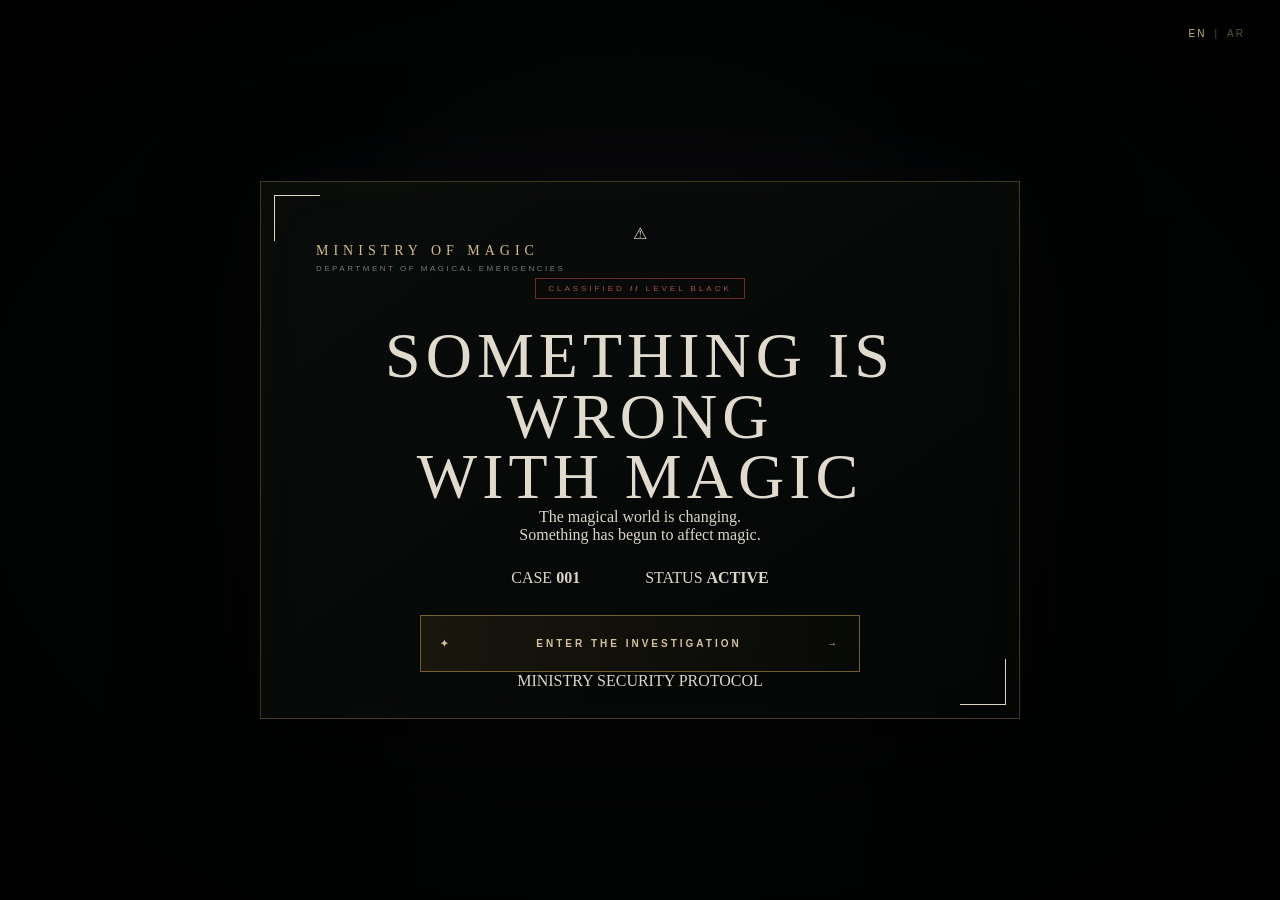
<file: index.html>
<!DOCTYPE html>
<html lang="en">

<head>

    <meta charset="UTF-8">

    <meta name="viewport"
          content="width=device-width, initial-scale=1.0">

    <title>Ministry of Magic | Level Black</title>

    <link rel="stylesheet" href="index.css">

</head>


<body>

<main class="emergency-screen">


    <!-- Magical particles -->

    <div class="magic-particles">

        <span></span>
        <span></span>
        <span></span>
        <span></span>
        <span></span>
        <span></span>
        <span></span>
        <span></span>

    </div>


    <!-- Language -->

    <div class="language-switch">

        <button id="englishBtn"
                class="active">
            EN
        </button>

        <span>|</span>

        <button id="arabicBtn">
            AR
        </button>

    </div>


    <!-- Main Ministry Alert -->

    <section class="emergency-card">


        <!-- Warning -->

        <div class="warning-symbol">
            ⚠
        </div>


        <!-- Ministry -->

        <p class="ministry"
           data-en="MINISTRY OF MAGIC"
           data-ar="وزارة السحر">
            MINISTRY OF MAGIC
        </p>


        <p class="department"
           data-en="DEPARTMENT OF MAGICAL EMERGENCIES"
           data-ar="قسم الطوارئ السحرية">

            DEPARTMENT OF MAGICAL EMERGENCIES

        </p>


        <!-- Classified -->

        <div class="classified">

            <span
                data-en="CLASSIFIED"
                data-ar="سري للغاية">

                CLASSIFIED

            </span>

            <b>//</b>

            <span
                data-en="LEVEL BLACK"
                data-ar="المستوى الأسود">

                LEVEL BLACK

            </span>

        </div>


        <!-- Main message -->

        <div class="main-message">

            <h1
                data-en="SOMETHING IS WRONG WITH MAGIC"
                data-ar="هُنَاكَ خَطْبٌ مَا بِالسِّحْر">

                SOMETHING IS WRONG
                <br>
                WITH MAGIC

            </h1>


            <div class="divider"></div>


            <p
                data-en="The magical world is changing."
                data-ar="العالم السحري يتغير.">

                The magical world is changing.

            </p>


            <p
                data-en="Something has begun to affect magic."
                data-ar="شيء ما بدأ يؤثر في السحر.">

                Something has begun to affect magic.

            </p>

        </div>


        <!-- Case -->

        <div class="case-info">


            <div>

                <span
                    data-en="CASE"
                    data-ar="القضية">

                    CASE

                </span>

                <strong>
                    001
                </strong>

            </div>


            <div>

                <span
                    data-en="STATUS"
                    data-ar="الحالة">

                    STATUS

                </span>

                <strong
                    data-en="ACTIVE"
                    data-ar="نشطة">

                    ACTIVE

                </strong>

            </div>


        </div>


        <!-- Enter -->

        <button id="enterButton">

            <span>
                ✦
            </span>

            <strong
                data-en="ENTER THE INVESTIGATION"
                data-ar="ابدأ التحقيق">

                ENTER THE INVESTIGATION

            </strong>

            <span>
                →
            </span>

        </button>


        <!-- Footer -->

        <p class="security-text"
           data-en="MINISTRY SECURITY PROTOCOL"
           data-ar="بروتوكول أمن وزارة السحر">

            MINISTRY SECURITY PROTOCOL

        </p>


    </section>


</main>


<script src="script.js"></script>

</body>

</html>
</file>
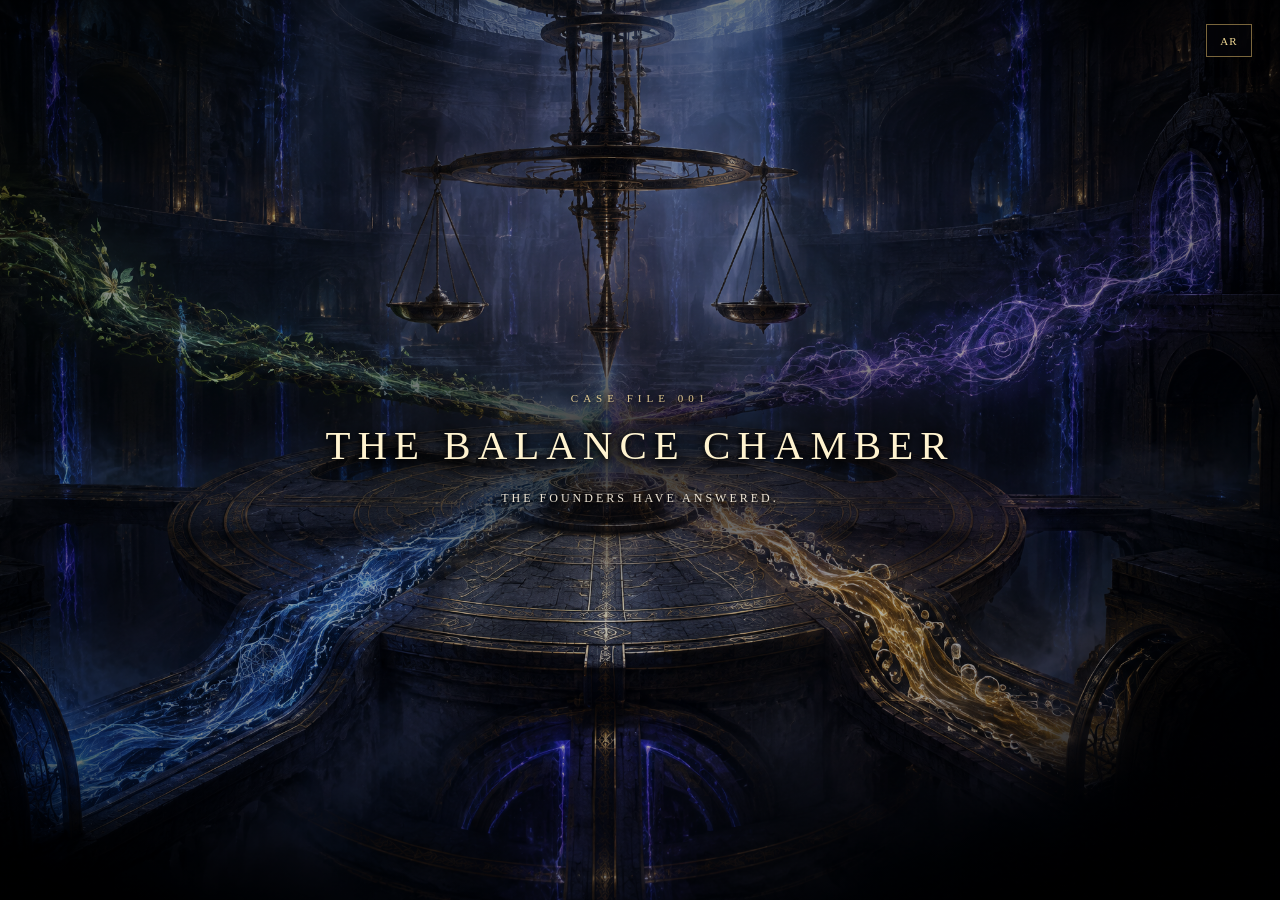
<file: balance.html>
<!DOCTYPE html>
<html lang="en">

<head>

    <meta charset="UTF-8">

    <meta
        name="viewport"
        content="width=device-width, initial-scale=1.0"
    >

    <title>Balance Chamber | Case 001</title>


    <!-- FONTS -->

    <link
        rel="preconnect"
        href="https://fonts.googleapis.com"
    >

    <link
        rel="preconnect"
        href="https://fonts.gstatic.com"
        crossorigin
    >

    <link
        href="https://fonts.googleapis.com/css2?family=Cinzel:wght@400;500;600&family=Noto+Naskh+Arabic:wght@400;500;600&display=swap"
        rel="stylesheet"
    >


    <!-- CSS -->

    <link
        rel="stylesheet"
        href="balance.css"
    >

</head>


<body>


    <!-- =================================================
         BACKGROUND
    ================================================== -->

    <div class="background"></div>

    <div class="dark-overlay"></div>


    <!-- =================================================
         LANGUAGE
    ================================================== -->

    <button
        id="languageToggle"
        class="language-button"
    >
        AR
    </button>


    <!-- =================================================
         MAIN SCENE
    ================================================== -->

    <main class="scene">


        <!-- =================================================
             TITLE
        ================================================== -->

        <section
            id="titleScene"
            class="title-scene"
        >

            <div
                class="case-label"
                data-en="CASE FILE 001"
                data-ar="ملف القضية 001"
            >
                CASE FILE 001
            </div>


            <h1
                data-en="THE BALANCE CHAMBER"
                data-ar="غرفة التوازن"
            >
                THE BALANCE CHAMBER
            </h1>


            <p
                data-en="THE FOUNDERS HAVE ANSWERED."
                data-ar="لقد استجاب المؤسسون."
            >
                THE FOUNDERS HAVE ANSWERED.
            </p>

        </section>



        <!-- =================================================
             MECHANISM
        ================================================== -->

        <section
            id="mechanismScene"
            class="mechanism-scene"
        >

            <div class="mechanism-wrapper">


                <div
                    id="mechanismGlow"
                    class="mechanism-glow"
                ></div>


                <img
                    src="images/balance-mechanism.png"
                    class="balance-mechanism"
                    alt="Balance Mechanism"
                >

            </div>


            <div
                id="statusText"
                class="status-text"
            >

                <div
                    class="status-main"
                    data-en="BALANCE RESTORATION"
                    data-ar="استعادة التوازن"
                >
                    BALANCE RESTORATION
                </div>


                <div
                    class="status-sub"
                    data-en="THE ANCIENT MECHANISM RESPONDS."
                    data-ar="الآلية القديمة تستجيب."
                >
                    THE ANCIENT MECHANISM RESPONDS.
                </div>

            </div>

        </section>



        <!-- =================================================
             RESTORED
        ================================================== -->

        <section
            id="restoredScene"
            class="restored-scene"
        >

            <div
                class="restored-line"
                data-en="BALANCE RESTORED"
                data-ar="تم استعادة التوازن"
            >
                BALANCE RESTORED
            </div>


            <h2
                data-en="THE WEAVER HAS STOPPED."
                data-ar="لقد توقف الويفر."
            >
                THE WEAVER HAS STOPPED.
            </h2>

        </section>

    </main>



    <!-- =================================================
         FINAL BLACKOUT
    ================================================== -->

    <div
        id="blackout"
        class="blackout"
    >

        <div
            id="finalMessage"
            class="final-message"
        >

            <div
                data-en="BUT SOMETHING ELSE WOKE UP."
                data-ar="لكن شيئًا آخر قد استيقظ."
            >
                BUT SOMETHING ELSE WOKE UP.
            </div>


            <button
                id="continueButton"
                class="continue-button"
                data-en="CONTINUE"
                data-ar="متابعة"
            >
                CONTINUE
            </button>

        </div>

    </div>



    <!-- JAVASCRIPT -->

    <script src="balance.js"></script>

</body>

</html>
</file>
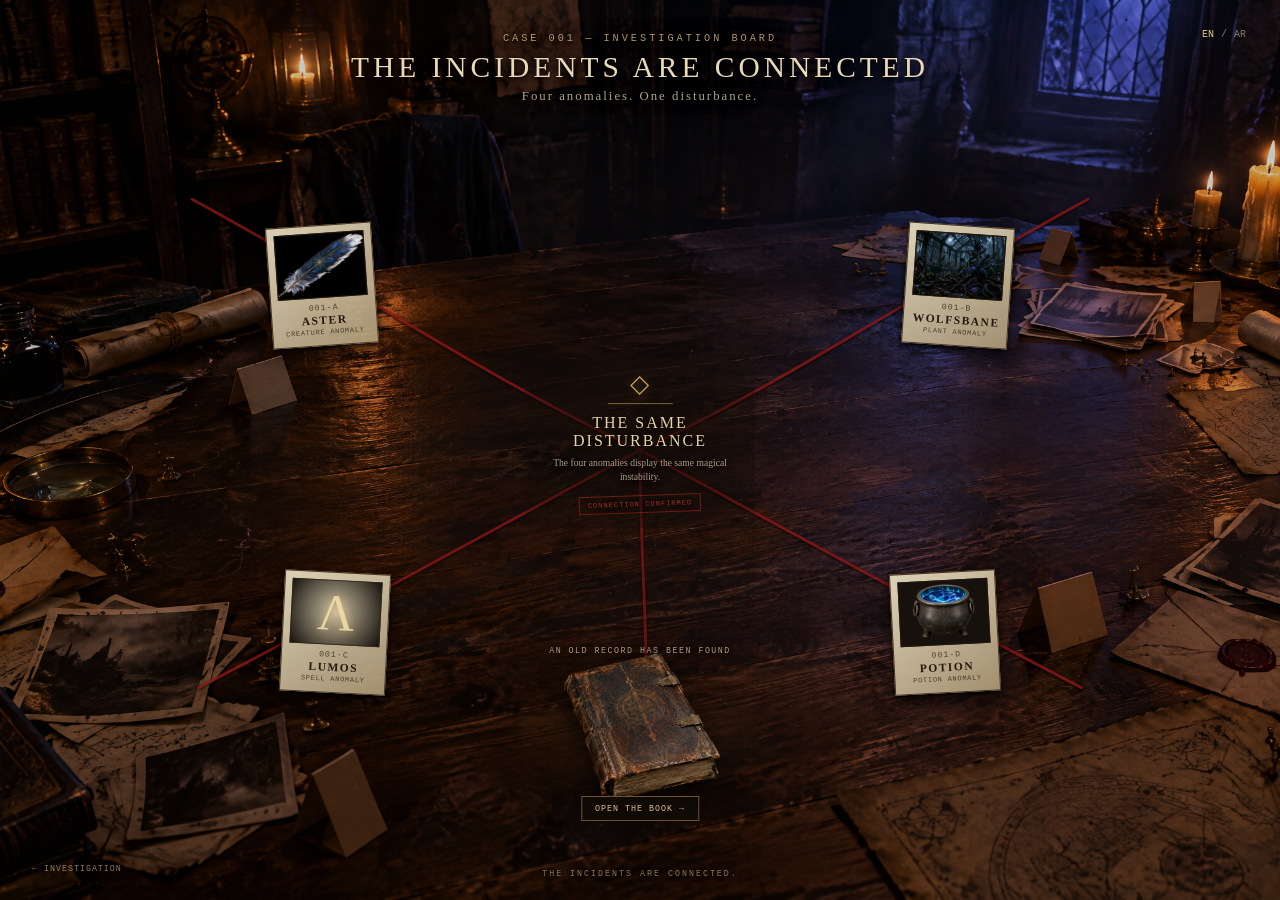
<file: connected.html>
<!DOCTYPE html>
<html lang="en">

<head>
    <meta charset="UTF-8">
    <meta name="viewport" content="width=device-width, initial-scale=1.0">

    <title>The Incidents Are Connected</title>

    <link rel="stylesheet" href="connected.css">
</head>

<body>

    <main class="investigation-board">

        <!-- =========================================
             HEADER
        ========================================== -->

        <header class="board-header">

            <div class="case-label">
                CASE 001 — INVESTIGATION BOARD
            </div>

            <h1 id="mainTitle">
                THE INCIDENTS ARE CONNECTED
            </h1>

            <p id="mainSubtitle">
                Four anomalies. One disturbance.
            </p>

        </header>


        <!-- =========================================
             EVIDENCE — ASTER
        ========================================== -->

        <div class="evidence-card evidence-aster">

            <div class="evidence-image">
                <img
                    src="images/hippogriff-feather.png"
                    alt="Hippogriff feather evidence"
                >
            </div>

            <div class="evidence-label">

                <span>001-A</span>

                <strong>ASTER</strong>

                <small>CREATURE ANOMALY</small>

            </div>

        </div>


        <!-- =========================================
             EVIDENCE — WOLFSBANE
        ========================================== -->

        <div class="evidence-card evidence-wolfsbane">

            <div class="evidence-image">

                <img
                    src="images/Wolfsbane.png"
                    alt="Wolfsbane evidence"
                >

            </div>

            <div class="evidence-label">

                <span>001-B</span>

                <strong>WOLFSBANE</strong>

                <small>PLANT ANOMALY</small>

            </div>

        </div>


        <!-- =========================================
             EVIDENCE — LUMOS
        ========================================== -->

        <div class="evidence-card evidence-lumos">

            <div class="lumos-symbol">
                Λ
            </div>

            <div class="evidence-label">

                <span>001-C</span>

                <strong>LUMOS</strong>

                <small>SPELL ANOMALY</small>

            </div>

        </div>


        <!-- =========================================
             EVIDENCE — POTION
        ========================================== -->

        <div class="evidence-card evidence-potion">

            <div class="evidence-image potion-image">

                <img
                    src="images/cauldron-spell2.png"
                    alt="Potion anomaly evidence"
                >

            </div>

            <div class="evidence-label">

                <span>001-D</span>

                <strong>POTION</strong>

                <small>POTION ANOMALY</small>

            </div>

        </div>


        <!-- =========================================
             RED STRINGS
        ========================================== -->

        <svg
            class="red-strings"
            viewBox="0 0 1000 700"
            preserveAspectRatio="none"
            aria-hidden="true"
        >

            <path
                class="string"
                d="M150 155 C280 225, 390 300, 500 350"
            />

            <path
                class="string"
                d="M850 155 C720 225, 610 300, 500 350"
            />

            <path
                class="string"
                d="M155 535 C280 470, 390 410, 500 350"
            />

            <path
                class="string"
                d="M845 535 C720 470, 610 410, 500 350"
            />

            <path
                class="string string-book"
                d="M500 350 C500 420, 505 475, 505 535"
            />

        </svg>


        <!-- =========================================
             CENTER CONNECTION
        ========================================== -->

        <section class="connection-reveal">

            <div class="connection-symbol">
                ◇
            </div>

            <div class="connection-line"></div>

            <h2 id="connectionTitle">
                THE SAME DISTURBANCE
            </h2>

            <p id="connectionText">
                The four anomalies display the same magical instability.
            </p>

            <div class="connection-stamp">
                CONNECTION CONFIRMED
            </div>

        </section>


        <!-- =========================================
             OLD BOOK
        ========================================== -->

        <section
            class="old-book-area"
            id="oldBookArea"
        >

            <div class="book-light"></div>

            <div class="book-glow"></div>

            <img
                id="oldBook"
                class="old-book"
                src="images/old-book-closed.png"
                alt="Ancient magical book"
            >

            <div
                id="bookHint"
                class="book-hint"
            >
                AN OLD RECORD HAS BEEN FOUND
            </div>

            <button
                id="openBookBtn"
                class="open-book-btn"
                type="button"
            >
                OPEN THE BOOK →
            </button>

            <div
                id="continueHint"
                class="continue-hint"
            >
                CLICK THE BOOK TO CONTINUE →
            </div>

        </section>


        <!-- =========================================
             FINAL MESSAGE
        ========================================== -->

        <div class="final-message">

            <span id="finalMessage">
                THE INCIDENTS ARE CONNECTED.
            </span>

        </div>


        <!-- =========================================
             LANGUAGE
        ========================================== -->

        <div class="language-switch">

            <button
                id="enBtn"
                class="active"
                type="button"
            >
                EN
            </button>

            <span>/</span>

            <button
                id="arBtn"
                type="button"
            >
                AR
            </button>

        </div>


        <!-- =========================================
             BACK
        ========================================== -->

        <button
            id="backBtn"
            class="back-btn"
            type="button"
        >
            ← INVESTIGATION
        </button>

    </main>


    <script src="connected.js"></script>

</body>

</html>
</file>
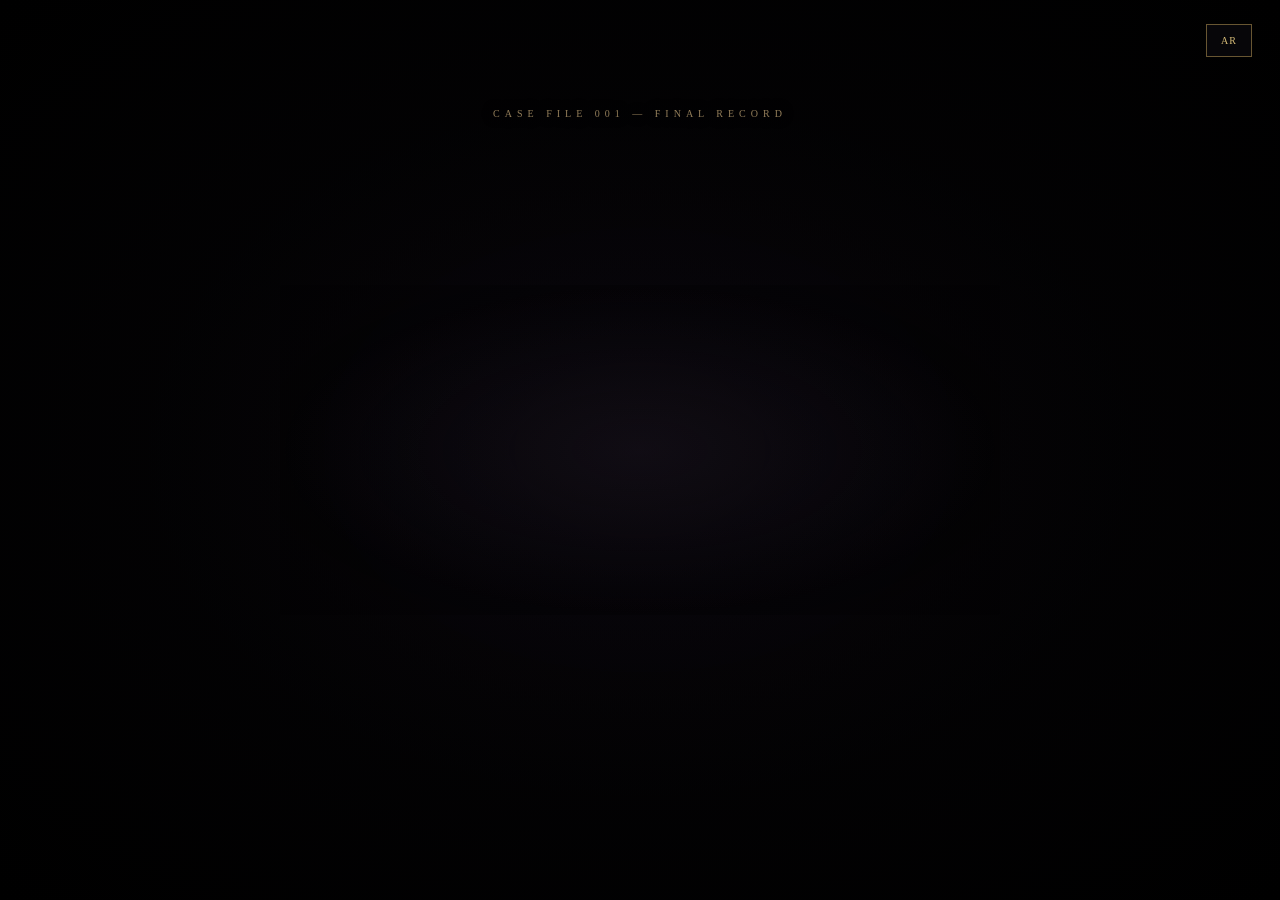
<file: ending.html>
<!DOCTYPE html>
<html lang="en">

<head>

    <meta charset="UTF-8">

    <meta
        name="viewport"
        content="width=device-width, initial-scale=1.0"
    >

    <title>Case 001 | Final Record</title>

    <link
        rel="preconnect"
        href="https://fonts.googleapis.com"
    >

    <link
        rel="preconnect"
        href="https://fonts.gstatic.com"
        crossorigin
    >

    <link
        href="https://fonts.googleapis.com/css2?family=Cinzel:wght@400;500;600&family=Noto+Naskh+Arabic:wght@400;500;600&display=swap"
        rel="stylesheet"
    >

    <link
        rel="stylesheet"
        href="ending.css"
    >

</head>


<body>


    <!-- =====================================================
         BACKGROUND
    ====================================================== -->

    <div class="background"></div>

    <div class="dark-overlay"></div>


    <!-- =====================================================
         LANGUAGE
    ====================================================== -->

    <button
        id="languageToggle"
        class="language-button"
    >
        AR
    </button>


    <!-- =====================================================
         MAIN
    ====================================================== -->

    <main class="ending">


        <!-- CASE LABEL -->

        <div
            class="case-label"
            data-en="CASE FILE 001 — FINAL RECORD"
            data-ar="ملف القضية 001 — السجل النهائي"
        >
            CASE FILE 001 — FINAL RECORD
        </div>


        <!-- TERMINAL / RECORD -->

        <section class="record">


            <div
                id="recordText"
                class="record-text"
            ></div>


            <div
                id="cursor"
                class="cursor"
            >
                ▌
            </div>


        </section>


        <!-- CLOSED CASE -->

        <section
            id="closedSection"
            class="closed-section"
        >

            <div
                class="closed-line"
                data-en="CASE 001"
                data-ar="القضية 001"
            >
                CASE 001
            </div>


            <div
                class="closed-title"
                data-en="CLOSED"
                data-ar="مغلقة"
            >
                CLOSED
            </div>


            <button
                id="restartButton"
                class="restart-button"
                data-en="REOPEN CASE"
                data-ar="إعادة فتح القضية"
            >
                REOPEN CASE
            </button>

        </section>


    </main>


    <!-- =====================================================
         SCRIPT
    ====================================================== -->

    <script src="ending.js"></script>

</body>

</html>
</file>
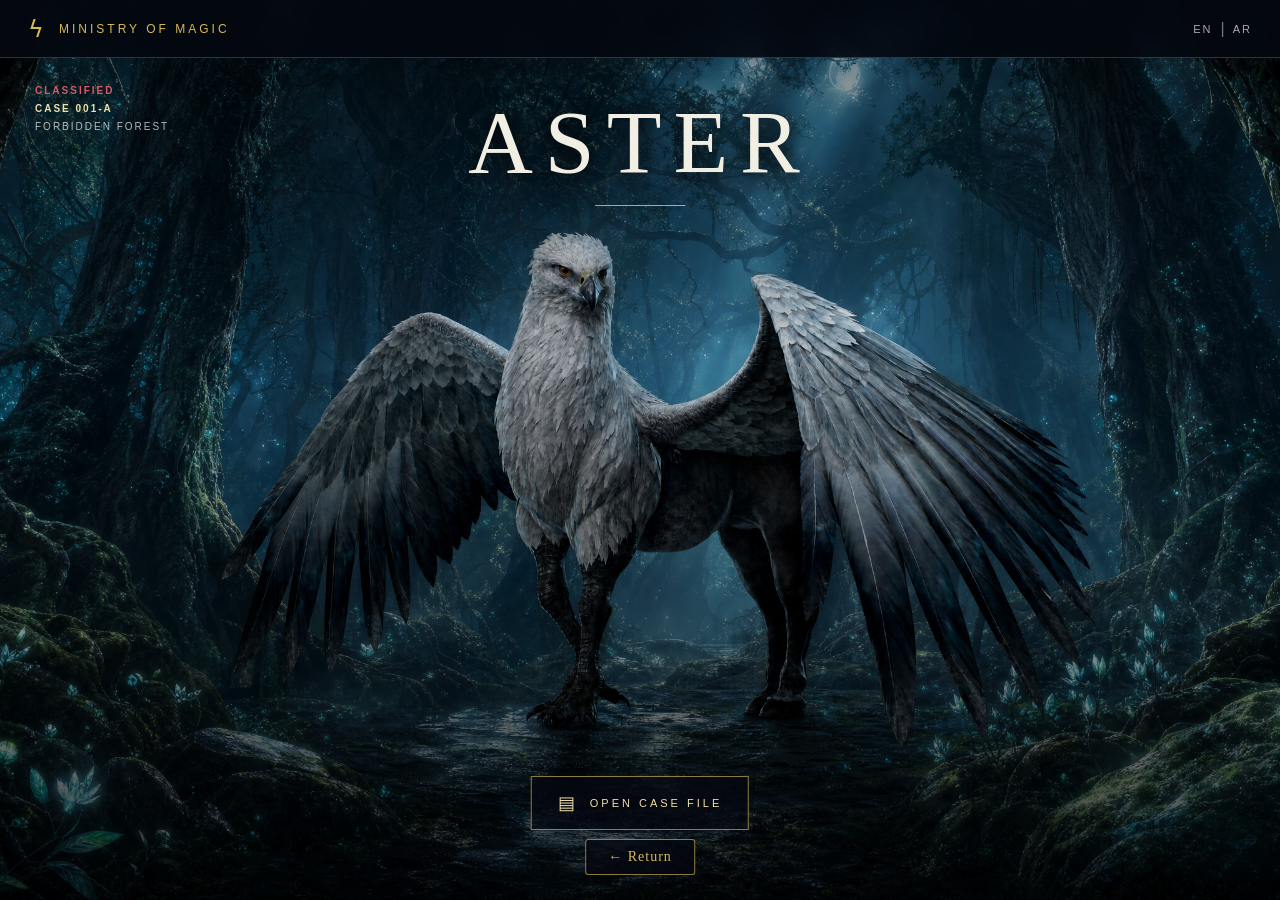
<file: EVIDENCE.html>
<!DOCTYPE html>
<html lang="en" dir="ltr">

<head>
    <meta charset="UTF-8">
    <meta name="viewport" content="width=device-width, initial-scale=1.0">

    <title>Case 001-A | Aster</title>

    <link rel="stylesheet" href="evidence.css">
</head>

<body>

    <!-- =========================
         MINISTRY BAR
    ========================== -->

    <header class="ministry-bar">

        <div class="ministry-left">

            <span class="ministry-symbol">ϟ</span>

            <span
                data-en="MINISTRY OF MAGIC"
                data-ar="وزارة السحر">
                MINISTRY OF MAGIC
            </span>

        </div>


        <div class="language-switcher">

            <button id="enBtn">EN</button>

            <span>|</span>

            <button id="arBtn">AR</button>

        </div>

    </header>



    <!-- =========================
         FOREST SCENE
    ========================== -->

    <main class="forest-scene">

        <div class="forest-overlay"></div>


        <div class="case-info">

            <span
                data-en="CLASSIFIED"
                data-ar="سري للغاية">
                CLASSIFIED
            </span>

            <strong>CASE 001-A</strong>

            <span
                data-en="FORBIDDEN FOREST"
                data-ar="الغابة المحرمة">
                FORBIDDEN FOREST
            </span>

        </div>



        <!-- ASTER -->

        <div class="aster-title">

            <h1>ASTER</h1>

            <div class="aster-line"></div>

        </div>



        <!-- OPEN CASE -->

        <button
            class="case-file-button"
            id="openCase">

            <span class="folder-icon">▤</span>

            <span
                data-en="OPEN CASE FILE"
                data-ar="فتح ملف القضية">
                OPEN CASE FILE
            </span>

        </button>



        <!-- RETURN BUTTON -->

        <a
            href="investigation.html"
            class="return-btn">

            <span
                data-en="← Return"
                data-ar="← العودة">
                ← Return
            </span>

        </a>

    </main>



    <!-- =========================
         CASE OVERLAY
    ========================== -->

    <div
        class="case-overlay"
        id="caseOverlay">

        <div class="case-paper-wrapper">

            <div class="paper-back paper-back-one"></div>

            <div class="paper-back paper-back-two"></div>


            <div class="case-paper">


                <!-- CLOSE -->

                <button
                    class="close-case"
                    id="closeCase">
                    ×
                </button>



                <div class="paper-clip"></div>


                <div
                    class="classified-stamp"
                    data-en="CLASSIFIED"
                    data-ar="سري للغاية">
                    CLASSIFIED
                </div>



                <!-- HEADER -->

                <div class="paper-header">

                    <div>

                        <span
                            class="small-label"
                            data-en="MINISTRY OF MAGIC"
                            data-ar="وزارة السحر">
                            MINISTRY OF MAGIC
                        </span>

                        <h2
                            data-en="MAGICAL INCIDENTS DEPARTMENT"
                            data-ar="إدارة الحوادث السحرية">
                            MAGICAL INCIDENTS DEPARTMENT
                        </h2>

                    </div>


                    <div class="paper-page">
                        CASE 001-A<br>
                        PAGE 01
                    </div>

                </div>


                <div class="paper-divider"></div>



                <!-- CASE TITLE -->

                <div class="case-heading">

                    <span
                        data-en="MAGICAL CREATURE ANOMALY"
                        data-ar="حالة كائن سحري غير طبيعية">
                        MAGICAL CREATURE ANOMALY
                    </span>

                    <h1>ASTER</h1>

                    <p
                        data-en="HIPPOGRIFF"
                        data-ar="هيبوجريف">
                        HIPPOGRIFF
                    </p>

                </div>



                <!-- STATUS -->

                <div class="status-strip">

                    <div>

                        <span
                            data-en="CASE STATUS"
                            data-ar="حالة القضية">
                            CASE STATUS
                        </span>

                        <strong
                            data-en="ACTIVE"
                            data-ar="نشطة">
                            ACTIVE
                        </strong>

                    </div>


                    <div>

                        <span
                            data-en="CREATURE STATUS"
                            data-ar="حالة الكائن">
                            CREATURE STATUS
                        </span>

                        <strong
                            data-en="UNSTABLE"
                            data-ar="غير مستقرة">
                            UNSTABLE
                        </strong>

                    </div>


                    <div>

                        <span
                            data-en="THREAT LEVEL"
                            data-ar="مستوى الخطورة">
                            THREAT LEVEL
                        </span>

                        <strong
                            data-en="CRITICAL"
                            data-ar="حرج">
                            CRITICAL
                        </strong>

                    </div>

                </div>



                <!-- INFORMATION -->

                <section class="paper-section">

                    <div class="info-grid">

                        <div>

                            <span
                                data-en="SUBJECT"
                                data-ar="الكائن">
                                SUBJECT
                            </span>

                            <strong>ASTER</strong>

                        </div>


                        <div>

                            <span
                                data-en="SPECIES"
                                data-ar="النوع">
                                SPECIES
                            </span>

                            <strong
                                data-en="HIPPOGRIFF"
                                data-ar="هيبوجريف">
                                HIPPOGRIFF
                            </strong>

                        </div>


                        <div>

                            <span
                                data-en="LOCATION"
                                data-ar="الموقع">
                                LOCATION
                            </span>

                            <strong
                                data-en="FORBIDDEN FOREST"
                                data-ar="الغابة المحرمة">
                                FORBIDDEN FOREST
                            </strong>

                        </div>


                        <div>

                            <span
                                data-en="INCIDENT TIME"
                                data-ar="وقت الحادث">
                                INCIDENT TIME
                            </span>

                            <strong
                                data-en="NIGHT OF DISTURBANCE"
                                data-ar="ليلة الاضطراب">
                                NIGHT OF DISTURBANCE
                            </strong>

                        </div>

                    </div>

                </section>



                <!-- INCIDENT REPORT -->

                <section class="paper-section">

                    <h3
                        data-en="INCIDENT REPORT"
                        data-ar="تقرير الحادث">
                        INCIDENT REPORT
                    </h3>

                    <p
                        data-en="Aster, a resident Hippogriff of the Forbidden Forest, has displayed unusual behavior following the magical disturbance recorded at exactly 12:00 AM."
                        data-ar="أستر، وهو هيبوجريف يعيش في الغابة المحرمة، أظهر سلوكًا غير معتاد بعد الاضطراب السحري الذي تم تسجيله في تمام الساعة 12:00 منتصف الليل.">
                        Aster, a resident Hippogriff of the Forbidden Forest,
                        has displayed unusual behavior following the magical
                        disturbance recorded at exactly 12:00 AM.
                    </p>

                    <p
                        data-en="The creature repeatedly refuses to fly and avoids approaching a specific area of the forest."
                        data-ar="يرفض الكائن الطيران بشكل متكرر، ويتجنب الاقتراب من منطقة محددة داخل الغابة.">
                        The creature repeatedly refuses to fly and avoids
                        approaching a specific area of the forest.
                    </p>

                </section>



                <!-- FIELD NOTE -->

                <section class="field-note">

                    <span
                        class="note-label"
                        data-en="FIELD NOTE"
                        data-ar="ملاحظة ميدانية">
                        FIELD NOTE
                    </span>

                    <p
                        data-en="Aster's wings appear healthy. There are no visible signs of physical injury. The behavior seems defensive rather than physical."
                        data-ar="تبدو أجنحة أستر سليمة. لا توجد أي علامات واضحة على إصابة جسدية. يبدو أن هذا السلوك دفاعي وليس ناتجًا عن إصابة.">
                        "Aster's wings appear healthy.
                        There are no visible signs of physical injury.
                        The behavior seems defensive rather than physical."
                    </p>

                </section>



                <!-- PHYSICAL EVIDENCE -->

                <section class="paper-section">

                    <h3
                        data-en="PHYSICAL EVIDENCE"
                        data-ar="الأدلة المادية">
                        PHYSICAL EVIDENCE
                    </h3>


                    <div class="evidence-layout">

                        <div class="feather-box">

                            <img
                                src="images/hippogriff-feather.png"
                                alt="Hippogriff Feather"
                                class="feather-image">

                            <span class="evidence-number">
                                E-001
                            </span>

                        </div>


                        <div class="evidence-description">

                            <h4
                                data-en="RECOVERED FEATHER"
                                data-ar="ريشة تم العثور عليها">
                                RECOVERED FEATHER
                            </h4>

                            <p
                                data-en="A feather was recovered from the area Aster repeatedly avoided."
                                data-ar="تم العثور على ريشة في المنطقة التي كان أستر يتجنبها باستمرار.">
                                A feather was recovered from the area Aster
                                repeatedly avoided.
                            </p>

                            <p
                                data-en="No physical markings are visible to the naked eye. Magical scanning, however, detected an unusual residue surrounding the feather."
                                data-ar="لا توجد أي علامات مادية ظاهرة بالعين المجردة. لكن الفحص السحري كشف عن بقايا سحرية غير معتادة تحيط بالريشة.">
                                No physical markings are visible to the naked eye.
                                Magical scanning, however, detected an unusual
                                residue surrounding the feather.
                            </p>

                        </div>

                    </div>

                </section>



                <!-- INVESTIGATION -->

                <section class="investigation-section">

                    <div class="investigation-heading">

                        <span
                            data-en="MINISTRY INVESTIGATION"
                            data-ar="تحقيق وزارة السحر">
                            MINISTRY INVESTIGATION
                        </span>

                        <h3
                            data-en="ASTER'S BEHAVIOR REPORT"
                            data-ar="تقرير سلوك أستر">
                            ASTER'S BEHAVIOR REPORT
                        </h3>

                        <p
                            data-en="Verify the creature's behavior before continuing the investigation."
                            data-ar="تحقق من سلوك الكائن قبل استكمال التحقيق.">
                            Verify the creature's behavior before continuing
                            the investigation.
                        </p>

                    </div>



                    <!-- QUESTION 1 -->

                    <div
                        class="question-card"
                        data-question="1">

                        <div class="question-number">
                            01
                        </div>

                        <h4
                            data-en="What is the first thing you should do when approaching a Hippogriff?"
                            data-ar="ما أول شيء يجب فعله عند الاقتراب من هيبوجريف؟">
                            What is the first thing you should do when
                            approaching a Hippogriff?
                        </h4>


                        <div class="answers">

                            <button
                                data-correct="false"
                                data-en="Speak loudly to get its attention"
                                data-ar="التحدث بصوت عالٍ لجذب انتباهه">
                                Speak loudly to get its attention
                            </button>

                            <button
                                data-correct="true"
                                data-en="Bow respectfully and wait"
                                data-ar="الانحناء باحترام والانتظار">
                                Bow respectfully and wait
                            </button>

                            <button
                                data-correct="false"
                                data-en="Approach from behind"
                                data-ar="الاقتراب منه من الخلف">
                                Approach from behind
                            </button>

                            <button
                                data-correct="false"
                                data-en="Offer it a potion"
                                data-ar="تقديم جرعة سحرية له">
                                Offer it a potion
                            </button>

                        </div>

                        <div class="question-result"></div>

                    </div>



                    <!-- QUESTION 2 -->

                    <div
                        class="question-card hidden-question"
                        data-question="2">

                        <div class="question-number">
                            02
                        </div>

                        <h4
                            data-en="Which combination best describes a Hippogriff?"
                            data-ar="أي وصف يعبّر بشكل أدق عن هيبوجريف؟">
                            Which combination best describes a Hippogriff?
                        </h4>


                        <div class="answers">

                            <button
                                data-correct="false"
                                data-en="Lion's head and eagle's body"
                                data-ar="رأس أسد وجسم نسر">
                                Lion's head and eagle's body
                            </button>

                            <button
                                data-correct="false"
                                data-en="Horse's head and eagle's wings"
                                data-ar="رأس حصان وأجنحة نسر">
                                Horse's head and eagle's wings
                            </button>

                            <button
                                data-correct="true"
                                data-en="Eagle's head and wings with the body of a horse"
                                data-ar="رأس وأجنحة نسر مع جسم حصان">
                                Eagle's head and wings with the body of a horse
                            </button>

                            <button
                                data-correct="false"
                                data-en="Dragon's head and horse's body"
                                data-ar="رأس تنين وجسم حصان">
                                Dragon's head and horse's body
                            </button>

                        </div>

                        <div class="question-result"></div>

                    </div>



                    <!-- QUESTION 3 -->

                    <div
                        class="question-card hidden-question"
                        data-question="3">

                        <div class="question-number">
                            03
                        </div>

                        <h4
                            data-en="What could unusual avoidance behavior in a Hippogriff indicate?"
                            data-ar="ماذا يمكن أن يشير إليه سلوك الهيبوجريف غير المعتاد في تجنب مكان معين؟">
                            What could unusual avoidance behavior in a Hippogriff indicate?
                        </h4>


                        <div class="answers">

                            <button
                                data-correct="false"
                                data-en="It is preparing to migrate"
                                data-ar="إنه يستعد للهجرة">
                                It is preparing to migrate
                            </button>

                            <button
                                data-correct="false"
                                data-en="It has forgotten its training"
                                data-ar="لقد نسي تدريبه">
                                It has forgotten its training
                            </button>

                            <button
                                data-correct="true"
                                data-en="Something in its surroundings may be disturbing it"
                                data-ar="قد يكون هناك شيء في محيطه يسبب له الاضطراب">
                                Something in its surroundings may be disturbing it
                            </button>

                            <button
                                data-correct="false"
                                data-en="It is looking for food"
                                data-ar="إنه يبحث عن الطعام">
                                It is looking for food
                            </button>

                        </div>

                        <div class="question-result"></div>

                    </div>



                    <!-- EVIDENCE CORRELATION -->

                    <div
                        class="evidence-correlation hidden-panel"
                        id="evidenceCorrelation">

                        <div class="success-symbol">
                            ✓
                        </div>

                        <h3
                            data-en="EVIDENCE CORRELATION COMPLETE"
                            data-ar="اكتمل ربط الأدلة">
                            EVIDENCE CORRELATION COMPLETE
                        </h3>

                        <p
                            data-en="ASTER'S WINGS ARE HEALTHY."
                            data-ar="أجنحة أستر سليمة.">
                            ASTER'S WINGS ARE HEALTHY.
                        </p>


                        <div class="correlation-note">

                            <p
                                data-en="No physical injury was found."
                                data-ar="لم يتم العثور على أي إصابة جسدية.">
                                No physical injury was found.
                            </p>

                            <p
                                data-en="Yet Aster repeatedly refuses to fly and avoids a specific area of the Forbidden Forest."
                                data-ar="ومع ذلك، يرفض أستر الطيران باستمرار ويتجنب منطقة محددة من الغابة المحرمة.">
                                Yet Aster repeatedly refuses to fly and avoids
                                a specific area of the Forbidden Forest.
                            </p>

                            <p
                                data-en="A trace of unusual magical residue was also detected on a recovered feather."
                                data-ar="كما تم اكتشاف أثر سحري غير معتاد على ريشة تم العثور عليها.">
                                A trace of unusual magical residue was also
                                detected on a recovered feather.
                            </p>

                        </div>


                        <div class="investigator-conclusion">

                            <span
                                data-en="INVESTIGATOR'S CONCLUSION"
                                data-ar="استنتاج المحقق">
                                INVESTIGATOR'S CONCLUSION
                            </span>

                            <strong
                                data-en="The creature may not be the source of the disturbance."
                                data-ar="قد لا يكون الكائن هو مصدر الاضطراب.">
                                The creature may not be the source of the disturbance.
                            </strong>

                            <strong
                                data-en="Something around it is."
                                data-ar="بل هناك شيء في محيطه هو السبب.">
                                Something around it is.
                            </strong>

                        </div>

                    </div>



                    <!-- FINAL TRACE -->

                    <div
                        class="final-trace hidden-panel"
                        id="finalTrace">

                        <div
                            class="trace-label"
                            data-en="FINAL TRACE"
                            data-ar="الأثر الأخير">
                            FINAL TRACE
                        </div>


                        <h3
                            data-en="THE TRAIL CONTINUES"
                            data-ar="الأثر يستمر">
                            THE TRAIL CONTINUES
                        </h3>


                        <div class="riddle">

                            <p
                                data-en="The creature is healthy."
                                data-ar="الكائن سليم.">
                                The creature is healthy.
                            </p>

                            <p
                                data-en="The forest is not."
                                data-ar="لكن الغابة ليست كذلك.">
                                The forest is not.
                            </p>

                            <p
                                data-en="Something beneath glass is calling the magic away."
                                data-ar="هناك شيء تحت الزجاج يسحب السحر بعيدًا.">
                                Something beneath glass is calling the magic away.
                            </p>

                        </div>


                        <h4
                            data-en="WHERE DOES THE TRAIL LEAD?"
                            data-ar="إلى أين يقودنا الأثر؟">
                            WHERE DOES THE TRAIL LEAD?
                        </h4>


                        <div class="location-input-area">

                            <input
                                type="text"
                                id="locationInput"
                                placeholder="ENTER LOCATION"
                                autocomplete="off">

                            <button
                                id="submitLocation"
                                data-en="SUBMIT"
                                data-ar="تحقق">
                                SUBMIT
                            </button>

                        </div>


                        <div id="locationResult"></div>

                    </div>



                    <!-- NEXT LEAD -->

                    <div
                        class="next-lead hidden-panel"
                        id="nextLead">

                        <div class="lead-symbol">
                            ✦
                        </div>

                        <span
                            data-en="NEW LEAD IDENTIFIED"
                            data-ar="تم تحديد دليل جديد">
                            NEW LEAD IDENTIFIED
                        </span>

                        <h2>
                            GREENHOUSE 03
                        </h2>

                        <p
                            data-en="CASE 001-B HAS BEEN UNLOCKED"
                            data-ar="تم فتح القضية 001-B">
                            CASE 001-B HAS BEEN UNLOCKED
                        </p>


                        <button
                            id="returnInvestigation"
                            data-en="RETURN TO INVESTIGATION"
                            data-ar="العودة إلى لوحة التحقيق">
                            RETURN TO INVESTIGATION
                        </button>

                    </div>

                </section>



                <!-- FOOTER -->

                <div class="paper-footer">

                    <span
                        data-en="MINISTRY OF MAGIC — CLASSIFIED RECORD"
                        data-ar="وزارة السحر — سجل سري">
                        MINISTRY OF MAGIC — CLASSIFIED RECORD
                    </span>

                    <span>
                        CASE 001-A
                    </span>

                </div>

            </div>

        </div>

    </div>



    <script src="evidence.js"></script>

</body>

</html>
</file>
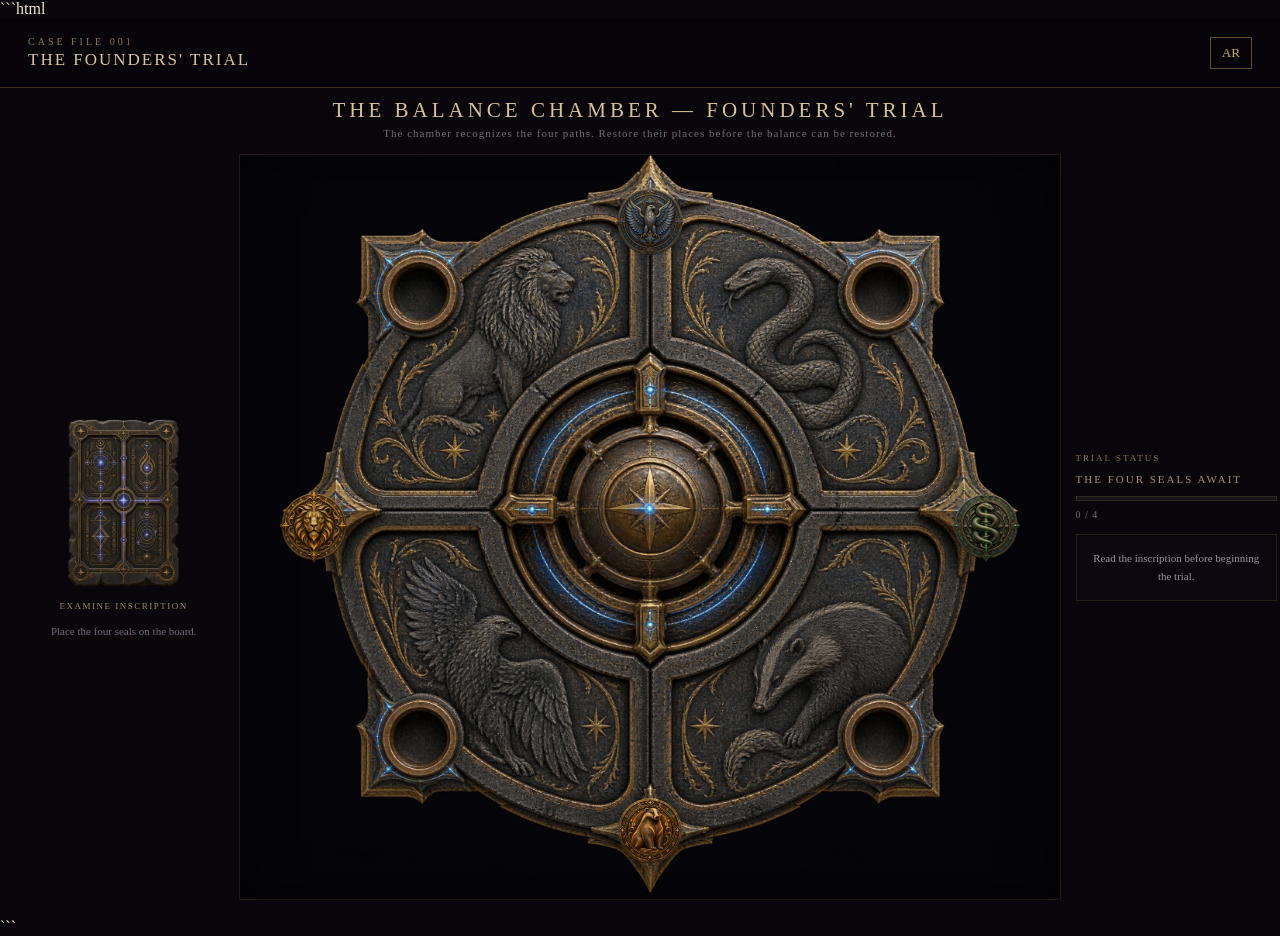
<file: founders-trial.html>
```html
<!DOCTYPE html>
<html lang="en">

<head>
    <meta charset="UTF-8">
    <meta name="viewport" content="width=device-width, initial-scale=1.0">

    <title>Founders' Trial | Case 001</title>

    <link rel="preconnect" href="https://fonts.googleapis.com">
    <link rel="preconnect" href="https://fonts.gstatic.com" crossorigin>

    <link href="https://fonts.googleapis.com/css2?family=Cinzel:wght@400;500;600;700&family=Noto+Naskh+Arabic:wght@400;500;600;700&display=swap"
        rel="stylesheet">

    <link rel="stylesheet" href="founders-trial.css">
</head>

<body>

    <div class="background"></div>
    <div class="dark-overlay"></div>


    <!-- =========================
         TOP BAR
    ========================== -->

    <header class="top-bar">

        <div class="case-title">

            <span class="small-label"
                data-en="CASE FILE 001"
                data-ar="ملف القضية 001">
                CASE FILE 001
            </span>

            <h1
                data-en="THE FOUNDERS' TRIAL"
                data-ar="اختبار المؤسسين">
                THE FOUNDERS' TRIAL
            </h1>

        </div>


        <button id="languageToggle"
            class="language-btn">
            AR
        </button>

    </header>



    <!-- =========================
         MAIN GAME
    ========================== -->

    <main class="game">


        <!-- INTRO -->

        <section class="intro">

            <div class="chapter-label"
                data-en="THE BALANCE CHAMBER — FOUNDERS' TRIAL"
                data-ar="غرفة التوازن — اختبار المؤسسين">
                THE BALANCE CHAMBER — FOUNDERS' TRIAL
            </div>

            <p class="intro-text"
                data-en="The chamber recognizes the four paths. Restore their places before the balance can be restored."
                data-ar="تتعرف الغرفة على المسارات الأربعة. أعدها إلى أماكنها قبل أن يمكن استعادة التوازن.">
                The chamber recognizes the four paths. Restore their places before the balance can be restored.
            </p>

        </section>



        <!-- =========================
             PUZZLE AREA
        ========================== -->

        <section class="puzzle-area">


            <!-- =========================
                 LEFT AREA
            ========================== -->

            <aside class="clue-area">


                <!-- TABLET -->

                <button id="tabletButton"
                    class="tablet-button">

                    <img src="images/inscription-tablet.png"
                        alt="Ancient inscription">

                    <span
                        data-en="EXAMINE INSCRIPTION"
                        data-ar="افحص النقش">
                        EXAMINE INSCRIPTION
                    </span>

                </button>


                <!-- SEAL HINT -->

                <div id="sealHint"
                    class="side-hint">

                    <span
                        data-en="Place the four seals on the board."
                        data-ar="ضع الأختام الأربعة على اللوحة.">
                        Place the four seals on the board.
                    </span>

                </div>

            </aside>



            <!-- =========================
                 BOARD
            ========================== -->

            <div class="board-wrapper">

                <div class="board-container"
                    id="board">


                    <!-- BOARD IMAGE -->

                    <img src="images/founders-board.png"
                        class="founders-board"
                        alt="Founders Balance Board">



                    <!-- =========================
                         TARGETS
                    ========================== -->

                    <div class="seal-target lion-target"
                        data-target="lion">
                    </div>

                    <div class="seal-target serpent-target"
                        data-target="serpent">
                    </div>

                    <div class="seal-target eagle-target"
                        data-target="eagle">
                    </div>

                    <div class="seal-target badger-target"
                        data-target="badger">
                    </div>



                    <!-- =========================
                         SEALS
                    ========================== -->

                    <div class="draggable seal lion-seal"
                        id="lion"
                        draggable="true"
                        data-type="seal">

                        <img src="images/lion-seal.png"
                            alt="Lion Seal">

                    </div>


                    <div class="draggable seal serpent-seal"
                        id="serpent"
                        draggable="true"
                        data-type="seal">

                        <img src="images/serpent-seal.png"
                            alt="Serpent Seal">

                    </div>


                    <div class="draggable seal eagle-seal"
                        id="eagle"
                        draggable="true"
                        data-type="seal">

                        <img src="images/eagle-seal.png"
                            alt="Eagle Seal">

                    </div>


                    <div class="draggable seal badger-seal"
                        id="badger"
                        draggable="true"
                        data-type="seal">

                        <img src="images/badger-seal.png"
                            alt="Badger Seal">

                    </div>



                    <!-- =========================
                         BALANCE MECHANISM
                    ========================== -->

                    <div id="balanceMechanism"
                        class="balance-mechanism">

                        <img src="images/balance-mechanism.png"
                            alt="Balance Mechanism">

                    </div>



                    <!-- =========================
                         AWAKENED
                    ========================== -->

                    <div id="awakenedLayer"
                        class="awakened-layer">

                        <img src="images/founders-awakened.png"
                            alt="The Founders Awakened">

                    </div>

                </div>

            </div>



            <!-- =========================
                 RIGHT AREA
            ========================== -->

            <aside class="status-area">


                <!-- STATUS -->

                <div class="status-box">

                    <span class="status-label"
                        data-en="TRIAL STATUS"
                        data-ar="حالة الاختبار">
                        TRIAL STATUS
                    </span>


                    <div id="phaseText"
                        class="phase-text"
                        data-en="THE FOUR SEALS AWAIT"
                        data-ar="الأختام الأربعة تنتظر">
                        THE FOUR SEALS AWAIT
                    </div>


                    <div class="progress">

                        <div id="progressBar"
                            class="progress-bar">
                        </div>

                    </div>


                    <div id="progressText"
                        class="progress-text">
                        0 / 4
                    </div>

                </div>



                <!-- INSTRUCTION -->

                <div id="instructionBox"
                    class="instruction-box">

                    <p
                        data-en="Read the inscription first."
                        data-ar="اقرأ النقش أولاً.">
                        Read the inscription first.
                    </p>

                </div>



                <!-- =========================
                     RELIC TRAY
                ========================== -->

                <div id="relicsTray"
                    class="relics-tray hidden">


                    <div class="relic-tray-title"
                        data-en="THE FOUR RELICS"
                        data-ar="الآثار الأربعة">
                        THE FOUR RELICS
                    </div>


                    <p class="relic-tray-subtitle"
                        data-en="Drag each relic to the path it belongs to."
                        data-ar="اسحب كل أثر إلى المسار الذي ينتمي إليه.">
                        Drag each relic to the path it belongs to.
                    </p>



                    <div class="relic-items">


                        <!-- SWORD -->

                        <div class="draggable relic"
                            id="sword"
                            draggable="true"
                            data-type="relic"
                            data-target="lion">

                            <img src="images/ancient-sword.png"
                                alt="Ancient Sword">

                        </div>



                        <!-- LOCKET -->

                        <div class="draggable relic"
                            id="locket"
                            draggable="true"
                            data-type="relic"
                            data-target="serpent">

                            <img src="images/enchanted-locket.png"
                                alt="Enchanted Locket">

                        </div>



                        <!-- DIADEM -->

                        <div class="draggable relic"
                            id="diadem"
                            draggable="true"
                            data-type="relic"
                            data-target="eagle">

                            <img src="images/founder-diadem.png"
                                alt="Founder Diadem">

                        </div>



                        <!-- CUP -->

                        <div class="draggable relic"
                            id="cup"
                            draggable="true"
                            data-type="relic"
                            data-target="badger">

                            <img src="images/golden-cup.png"
                                alt="Golden Cup">

                        </div>

                    </div>

                </div>

            </aside>

        </section>

    </main>



    <!-- =========================
         INSCRIPTION MODAL
    ========================== -->

    <div id="tabletModal"
        class="modal">

        <div class="modal-content tablet-modal">

            <button id="closeTablet"
                class="close-btn">
                ×
            </button>


            <div class="modal-label"
                data-en="ANCIENT INSCRIPTION"
                data-ar="نقش قديم">
                ANCIENT INSCRIPTION
            </div>


            <div class="inscription-text">

                <p
                    data-en="FOUR PATHS WERE GIVEN FORM."
                    data-ar="أربعة مسارات اتخذت شكلاً.">
                    FOUR PATHS WERE GIVEN FORM.
                </p>

                <p
                    data-en="COURAGE SHALL FACE THE TRIAL."
                    data-ar="الشجاعة تواجه الاختبار.">
                    COURAGE SHALL FACE THE TRIAL.
                </p>

                <p
                    data-en="WISDOM SHALL GUARD THE MEMORY."
                    data-ar="الحكمة تحرس الذاكرة.">
                    WISDOM SHALL GUARD THE MEMORY.
                </p>

                <p
                    data-en="AMBITION SHALL SEEK THE HIDDEN PATH."
                    data-ar="الطموح يبحث عن الطريق الخفي.">
                    AMBITION SHALL SEEK THE HIDDEN PATH.
                </p>

                <p
                    data-en="LOYALTY SHALL COMPLETE THE CIRCLE."
                    data-ar="الوفاء يُكمل الدائرة.">
                    LOYALTY SHALL COMPLETE THE CIRCLE.
                </p>

            </div>


            <div class="inscription-footer"
                data-en="THE BOARD AWAITS."
                data-ar="اللوحة تنتظر.">
                THE BOARD AWAITS.
            </div>

        </div>

    </div>



    <!-- =========================
         SUCCESS MODAL
    ========================== -->

    <div id="successModal"
        class="success-modal">

        <div class="success-content">

            <div class="success-line"
                data-en="BALANCE ACCEPTED"
                data-ar="تم قبول التوازن">
                BALANCE ACCEPTED
            </div>


            <h2
                data-en="THE FOUNDERS AWAKEN"
                data-ar="المؤسسون يستيقظون">
                THE FOUNDERS AWAKEN
            </h2>


            <p
                data-en="The ancient mechanism has recognized the four paths."
                data-ar="لقد تعرفت الآلية القديمة على المسارات الأربعة.">
                The ancient mechanism has recognized the four paths.
            </p>


            <button id="returnButton"
                class="return-button"
                data-en="RETURN TO CHAMBER"
                data-ar="العودة إلى الغرفة">
                RETURN TO CHAMBER
            </button>

        </div>

    </div>



    <script src="founders-trial.js"></script>

</body>

</html>
```
</file>
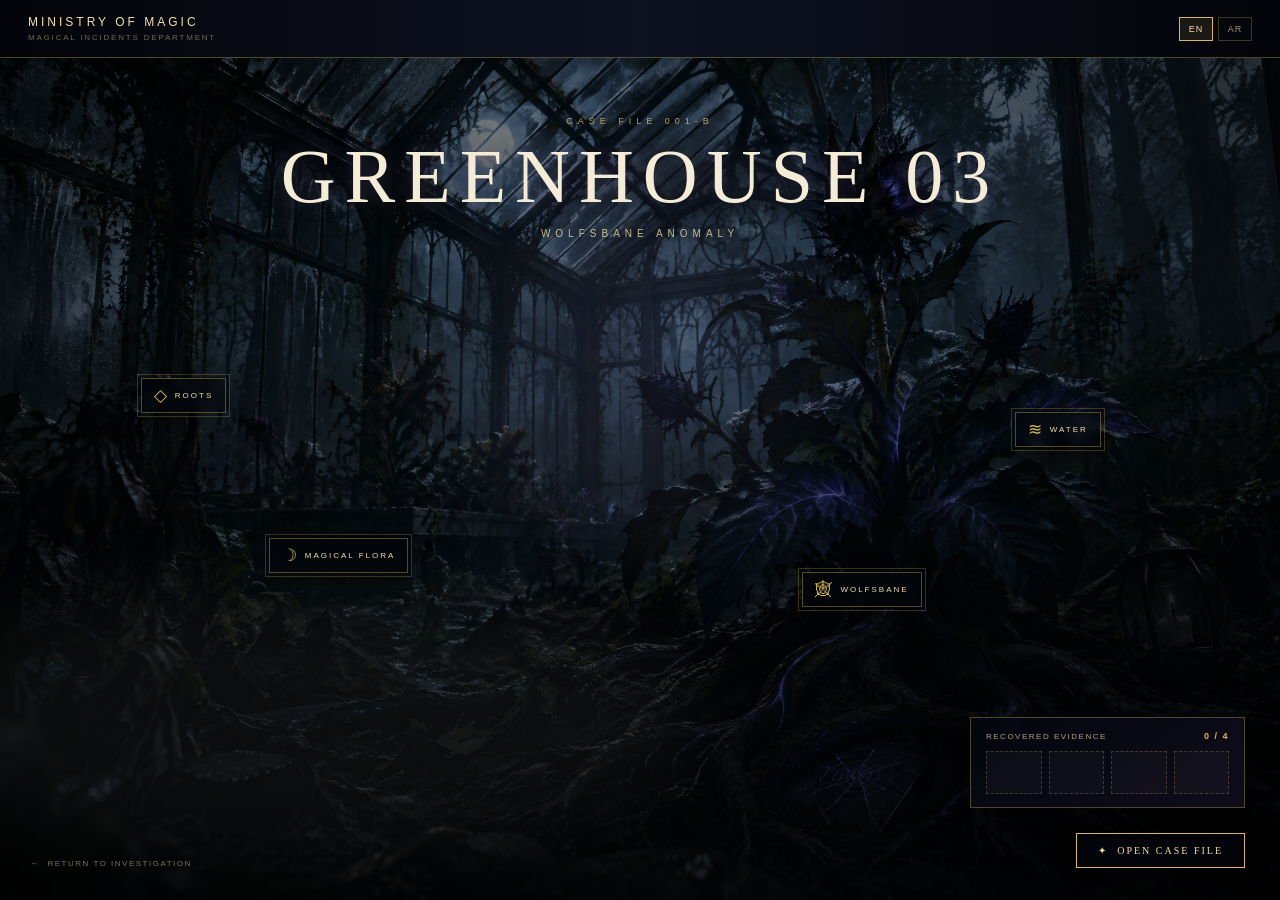
<file: greenhouse.html>
<!DOCTYPE html>
<html lang="en">
<head>
    <meta charset="UTF-8">
    <meta name="viewport" content="width=device-width, initial-scale=1.0">

    <title>Greenhouse 03 | Case 001-B</title>

    <link rel="stylesheet" href="greenhouse.css">
</head>

<body>

<header class="ministry-bar">

    <div class="ministry-title">
        <span data-en="MINISTRY OF MAGIC" data-ar="وزارة السحر">MINISTRY OF MAGIC</span>
        <small data-en="MAGICAL INCIDENTS DEPARTMENT"
               data-ar="قسم الحوادث السحرية">
            MAGICAL INCIDENTS DEPARTMENT
        </small>
    </div>

    <div class="language-switcher">
        <button id="enBtn" type="button">EN</button>
        <button id="arBtn" type="button">AR</button>
    </div>

</header>


<main class="greenhouse-scene">

    <div class="scene-darkness"></div>
    <div class="fog"></div>
    <div class="magic-light"></div>
    <div class="particles"></div>


    <!-- ================= SCENE HEADER ================= -->

    <section class="scene-header">

        <div class="case-label">
            <span data-en="CASE FILE 001-B"
                  data-ar="ملف القضية 001-B">
                CASE FILE 001-B
            </span>
        </div>

        <h1>
            <span data-en="GREENHOUSE 03"
                  data-ar="الدفيئة 03">
                GREENHOUSE 03
            </span>
        </h1>

        <p data-en="WOLFSBANE ANOMALY"
           data-ar="شذوذ نبات الذئب">
            WOLFSBANE ANOMALY
        </p>

    </section>


    <!-- ================= OBSERVATION ================= -->

    <section class="observation-card">

        <span class="observation-label"
              data-en="FIELD OBSERVATION"
              data-ar="ملاحظة ميدانية">
            FIELD OBSERVATION
        </span>

        <p data-en="Something is wrong with the magical plants."
           data-ar="هناك شيء غير طبيعي يحدث للنباتات السحرية.">
            Something is wrong with the magical plants.
        </p>

        <small data-en="Inspect the scene and document every anomaly."
               data-ar="افحصي المكان وسجّلي كل شذوذ.">
            Inspect the scene and document every anomaly.
        </small>

    </section>


    <!-- ================= EVIDENCE MARKERS ================= -->

    <button class="evidence-marker roots-marker"
            type="button"
            onclick="discoverEvidence('roots')">

        <span class="marker-pulse"></span>

        <span class="marker-icon">◇</span>

        <span class="marker-label"
              data-en="ROOTS"
              data-ar="الجذور">
            ROOTS
        </span>

    </button>


    <button class="evidence-marker water-marker"
            type="button"
            onclick="discoverEvidence('water')">

        <span class="marker-pulse"></span>

        <span class="marker-icon">≋</span>

        <span class="marker-label"
              data-en="WATER"
              data-ar="الماء">
            WATER
        </span>

    </button>


    <button class="evidence-marker flora-marker"
            type="button"
            onclick="discoverEvidence('flora')">

        <span class="marker-pulse"></span>

        <span class="marker-icon">☽</span>

        <span class="marker-label"
              data-en="MAGICAL FLORA"
              data-ar="النباتات السحرية">
            MAGICAL FLORA
        </span>

    </button>


    <button class="evidence-marker growth-marker"
            type="button"
            onclick="discoverEvidence('growth')">

        <span class="marker-pulse"></span>

        <span class="marker-icon">🕸</span>

        <span class="marker-label"
              data-en="WOLFSBANE"
              data-ar="نبات الذئب">
            WOLFSBANE
        </span>

    </button>


    <!-- ================= EVIDENCE TRAY ================= -->

    <section class="evidence-tray">

        <div class="tray-header">

            <span data-en="RECOVERED EVIDENCE"
                  data-ar="الأدلة المستخرجة">
                RECOVERED EVIDENCE
            </span>

            <strong id="evidenceCount">0 / 4</strong>

        </div>

        <div id="evidenceSlots" class="evidence-slots">

            <div class="empty-slot"></div>
            <div class="empty-slot"></div>
            <div class="empty-slot"></div>
            <div class="empty-slot"></div>

        </div>

    </section>


    <!-- ================= OPEN CASE ================= -->

    <button id="openCase"
            class="open-case"
            type="button">

        <span>✦</span>

        <span data-en="OPEN CASE FILE"
              data-ar="فتح ملف القضية">
            OPEN CASE FILE
        </span>

    </button>


    <!-- ================= RETURN ================= -->

    <button id="returnInvestigation"
            class="return-button"
            type="button"
            onclick="window.location.href='investigation.html'">

        ←

        <span data-en="RETURN TO INVESTIGATION"
              data-ar="العودة إلى التحقيق">
            RETURN TO INVESTIGATION
        </span>

    </button>


    <!-- ================================================= -->
    <!-- ================= CASE OVERLAY ================== -->
    <!-- ================================================= -->

    <div id="caseOverlay" class="case-overlay">

        <div class="paper-stack">

            <article class="case-paper">

                <button id="closeCase"
                        class="close-case"
                        type="button">
                    ×
                </button>


                <!-- PAPER HEADER -->

                <header class="paper-header">

                    <div>
                        <span class="paper-ministry">
                            MINISTRY OF MAGIC
                        </span>

                        <span class="paper-department">
                            DEPARTMENT OF MAGICAL INCIDENTS
                        </span>
                    </div>

                    <div class="classified">
                        CLASSIFIED
                    </div>

                </header>


                <!-- META -->

                <div class="paper-meta">

                    <span>
                        CASE 001-B
                    </span>

                    <span>
                        PAGE 02
                    </span>

                    <span>
                        GREENHOUSE 03
                    </span>

                </div>


                <!-- TITLE -->

                <div class="paper-title">

                    <span data-en="CASE REPORT"
                          data-ar="تقرير القضية">
                        CASE REPORT
                    </span>

                    <h2 data-en="WOLFSBANE ANOMALY"
                        data-ar="شذوذ نبات الذئب">
                        WOLFSBANE ANOMALY
                    </h2>

                    <p data-en="MAGICAL BOTANY INVESTIGATION"
                       data-ar="تحقيق في النباتات السحرية">
                        MAGICAL BOTANY INVESTIGATION
                    </p>

                </div>


                <!-- STATUS -->

                <div class="status-strip">

                    <span>
                        CASE STATUS:
                        <b data-en="ACTIVE"
                           data-ar="نشطة">
                            ACTIVE
                        </b>
                    </span>

                    <span>
                        LOCATION:
                        <b>GREENHOUSE 03</b>
                    </span>

                    <span>
                        THREAT:
                        <b data-en="UNKNOWN"
                           data-ar="غير معروف">
                            UNKNOWN
                        </b>
                    </span>

                </div>


                <!-- ================= SECTION 01 ================= -->

                <section class="paper-section">

                    <div class="section-number">
                        01
                    </div>

                    <div class="section-content">

                        <h3 data-en="INCIDENT REPORT"
                            data-ar="تقرير الحادثة">
                            INCIDENT REPORT
                        </h3>

                        <p data-en="Greenhouse 03 was found in an abnormal magical state. Wolfsbane plants displayed accelerated growth while nearby magical energy appeared to weaken."
                           data-ar="تم العثور على الدفيئة 03 في حالة سحرية غير طبيعية. أظهرت نباتات الذئب نموًا متسارعًا، بينما بدا أن الطاقة السحرية المحيطة بها تضعف.">
                            Greenhouse 03 was found in an abnormal magical state. Wolfsbane plants displayed accelerated growth while nearby magical energy appeared to weaken.
                        </p>

                        <p class="handwritten-note"
                           data-en="FIELD NOTE: The plant is not simply growing. It appears to be taking something."
                           data-ar="ملاحظة ميدانية: النبات لا ينمو فقط... يبدو أنه يأخذ شيئًا ما.">
                            FIELD NOTE: The plant is not simply growing. It appears to be taking something.
                        </p>

                    </div>

                </section>


                <!-- ================================================= -->
                <!-- ================= ASTER CONNECTION ============== -->
                <!-- ================================================= -->

                <section class="aster-correlation">

                    <div class="correlation-top">

                        <div class="section-number">
                            01-A
                        </div>

                        <div>

                            <span class="correlation-label"
                                  data-en="CROSS-CASE CORRELATION"
                                  data-ar="ربط بين القضايا">
                                CROSS-CASE CORRELATION
                            </span>

                            <h3 data-en="EVIDENCE FROM CASE 001-A"
                                data-ar="دليل من القضية 001-A">
                                EVIDENCE FROM CASE 001-A
                            </h3>

                        </div>

                        <div class="correlation-stamp">
                            LINKED
                        </div>

                    </div>


                    <div class="aster-evidence-content">

                        <div class="feather-frame">

                            <img src="images/hippogriff-feather.png"
                                 alt="Recovered Hippogriff feather">

                            <div class="feather-mark">
                                🕸
                            </div>

                            <span class="feather-caption"
                                  data-en="RECOVERED FEATHER"
                                  data-ar="ريشة مستخرجة">
                                RECOVERED FEATHER
                            </span>

                        </div>


                        <div class="correlation-text">

                            <div class="case-reference">
                                CASE 001-A
                            </div>

                            <p data-en="Recovered feather from CASE 001-A. The same web-like mark was detected on the feather and on the black metal fragment recovered from Greenhouse 03."
                               data-ar="ريشة مستخرجة من القضية 001-A. تم رصد نفس العلامة الشبيهة بشبكة العنكبوت على الريشة وعلى القطعة المعدنية السوداء التي عُثر عليها في الدفيئة 03.">
                                Recovered feather from CASE 001-A. The same web-like mark was detected on the feather and on the black metal fragment recovered from Greenhouse 03.
                            </p>


                            <div class="same-mark">

                                <div class="mark-item">
                                    <span>🕸</span>
                                    <small data-en="ASTER FEATHER"
                                           data-ar="ريشة أستر">
                                        ASTER FEATHER
                                    </small>
                                </div>

                                <div class="connection-line">
                                    ─────────
                                </div>

                                <div class="mark-item">
                                    <span>🕸</span>
                                    <small data-en="BLACK METAL FRAGMENT"
                                           data-ar="القطعة المعدنية السوداء">
                                        BLACK METAL FRAGMENT
                                    </small>
                                </div>

                            </div>


                            <div class="investigator-note">

                                <span data-en="INVESTIGATOR'S NOTE"
                                      data-ar="ملاحظة المحقق">
                                    INVESTIGATOR'S NOTE
                                </span>

                                <strong data-en="ASTER WAS NOT THE SOURCE. THE MARK CONNECTS THE INCIDENTS."
                                        data-ar="أستر لم يكن مصدر الاضطراب. العلامة تربط بين الحادثتين.">
                                    ASTER WAS NOT THE SOURCE. THE MARK CONNECTS THE INCIDENTS.
                                </strong>

                            </div>

                        </div>

                    </div>

                </section>


                <!-- ================= SECTION 02 ================= -->

                <section class="paper-section">

                    <div class="section-number">
                        02
                    </div>

                    <div class="section-content">

                        <h3 data-en="RECOVERED EVIDENCE"
                            data-ar="الأدلة المستخرجة">
                            RECOVERED EVIDENCE
                        </h3>

                        <div id="paperEvidence"
                             class="paper-evidence-grid">

                            <!-- Generated by JavaScript -->

                        </div>

                    </div>

                </section>


                <!-- ================= SECTION 03 ================= -->

                <section class="paper-section puzzle-section">

                    <div class="section-number">
                        03
                    </div>

                    <div class="section-content">

                        <h3 data-en="INVESTIGATION PUZZLE"
                            data-ar="لغز التحقيق">
                            INVESTIGATION PUZZLE
                        </h3>


                        <div id="puzzleLocked"
                             class="puzzle-locked">

                            <div class="lock-icon">
                                🔒
                            </div>

                            <p data-en="Recover all four pieces of evidence to unlock the symbol analysis."
                               data-ar="استخرجي الأدلة الأربعة لفتح تحليل الرموز.">
                                Recover all four pieces of evidence to unlock the symbol analysis.
                            </p>

                        </div>


                        <div id="symbolPuzzle"
                             class="symbol-puzzle hidden">

                            <div class="puzzle-instruction">

                                <span data-en="The recovered evidence points to four symbols."
                                      data-ar="تشير الأدلة المستخرجة إلى أربعة رموز.">
                                    The recovered evidence points to four symbols.
                                </span>

                                <small data-en="Identify the four symbols connected to the anomalies."
                                       data-ar="حددي الرموز الأربعة المرتبطة بالشذوذ.">
                                    Identify the four symbols connected to the anomalies.
                                </small>

                            </div>


                            <div class="puzzle-progress">

                                <span data-en="MATCHED SYMBOLS"
                                      data-ar="الرموز المطابقة">
                                    MATCHED SYMBOLS
                                </span>

                                <strong id="matchCount">
                                    0 / 4
                                </strong>

                            </div>


                            <div id="symbolGrid"
                                 class="symbol-grid">

                                <!-- Generated by JavaScript -->

                            </div>


                            <div id="puzzleMessage"
                                 class="puzzle-message">
                            </div>

                        </div>


                        <!-- ================= FINAL RESULT ================= -->

                        <div id="finalResult"
                             class="final-result hidden">

                            <div class="success-stamp">
                                ARCHIVE REFERENCE IDENTIFIED
                            </div>

                            <div class="code-display">
                                03 — 17 — 04 — 09
                            </div>

                            <h4>
                                THE OLD BOOK
                            </h4>

                            <p data-en="The symbol sequence corresponds to an archived Ministry reference."
                               data-ar="يتطابق تسلسل الرموز مع مرجع محفوظ في أرشيف الوزارة.">
                                The symbol sequence corresponds to an archived Ministry reference.
                            </p>

                            <div class="lead-message">

                                <span data-en="NEXT LEAD"
                                      data-ar="الدليل التالي">
                                    NEXT LEAD
                                </span>

                                <strong data-en="THE OLD BOOK"
                                        data-ar="الكتاب القديم">
                                    THE OLD BOOK
                                </strong>

                            </div>

                            <button id="finishBtn"
                                    type="button"
                                    data-en="CONTINUE INVESTIGATION →"
                                    data-ar="متابعة التحقيق ←">
                                CONTINUE INVESTIGATION →
                            </button>

                        </div>

                    </div>

                </section>


                <!-- FOOTER -->

                <footer class="paper-footer">

                    <span>
                        MINISTRY ARCHIVE
                    </span>

                    <span>
                        CASE 001-B
                    </span>

                    <span>
                        CLASSIFICATION: RESTRICTED
                    </span>

                </footer>

            </article>

        </div>

    </div>


    <!-- ================================================= -->
    <!-- =============== DISCOVERY MODAL ================= -->
    <!-- ================================================= -->

    <div id="evidenceModal"
         class="evidence-modal">

        <div class="discovery-card">

            <button id="closeEvidence"
                    class="close-discovery"
                    type="button">
                ×
            </button>


            <div class="discovery-stamp">
                EVIDENCE RECOVERED
            </div>


            <div id="discoverySymbol"
                 class="discovery-symbol">
            </div>


            <div class="discovery-type"
                 data-en="FIELD DISCOVERY"
                 data-ar="اكتشاف ميداني">
                FIELD DISCOVERY
            </div>


            <h2 id="discoveryTitle">
            </h2>


            <p id="discoveryText">
            </p>


            <div class="discovery-note">

                <span data-en="RECORDED BY INVESTIGATOR"
                      data-ar="تم تسجيله بواسطة المحقق">
                    RECORDED BY INVESTIGATOR
                </span>

                <strong data-en="Evidence logged."
                        data-ar="تم تسجيل الدليل.">
                    Evidence logged.
                </strong>

            </div>


            <button id="continueDiscovery"
                    class="continue-discovery"
                    type="button"
                    data-en="ADD TO CASE FILE"
                    data-ar="إضافة إلى ملف القضية">
                ADD TO CASE FILE
            </button>

        </div>

    </div>


</main>


<script src="greenhouse.js"></script>

</body>
</html>
</file>
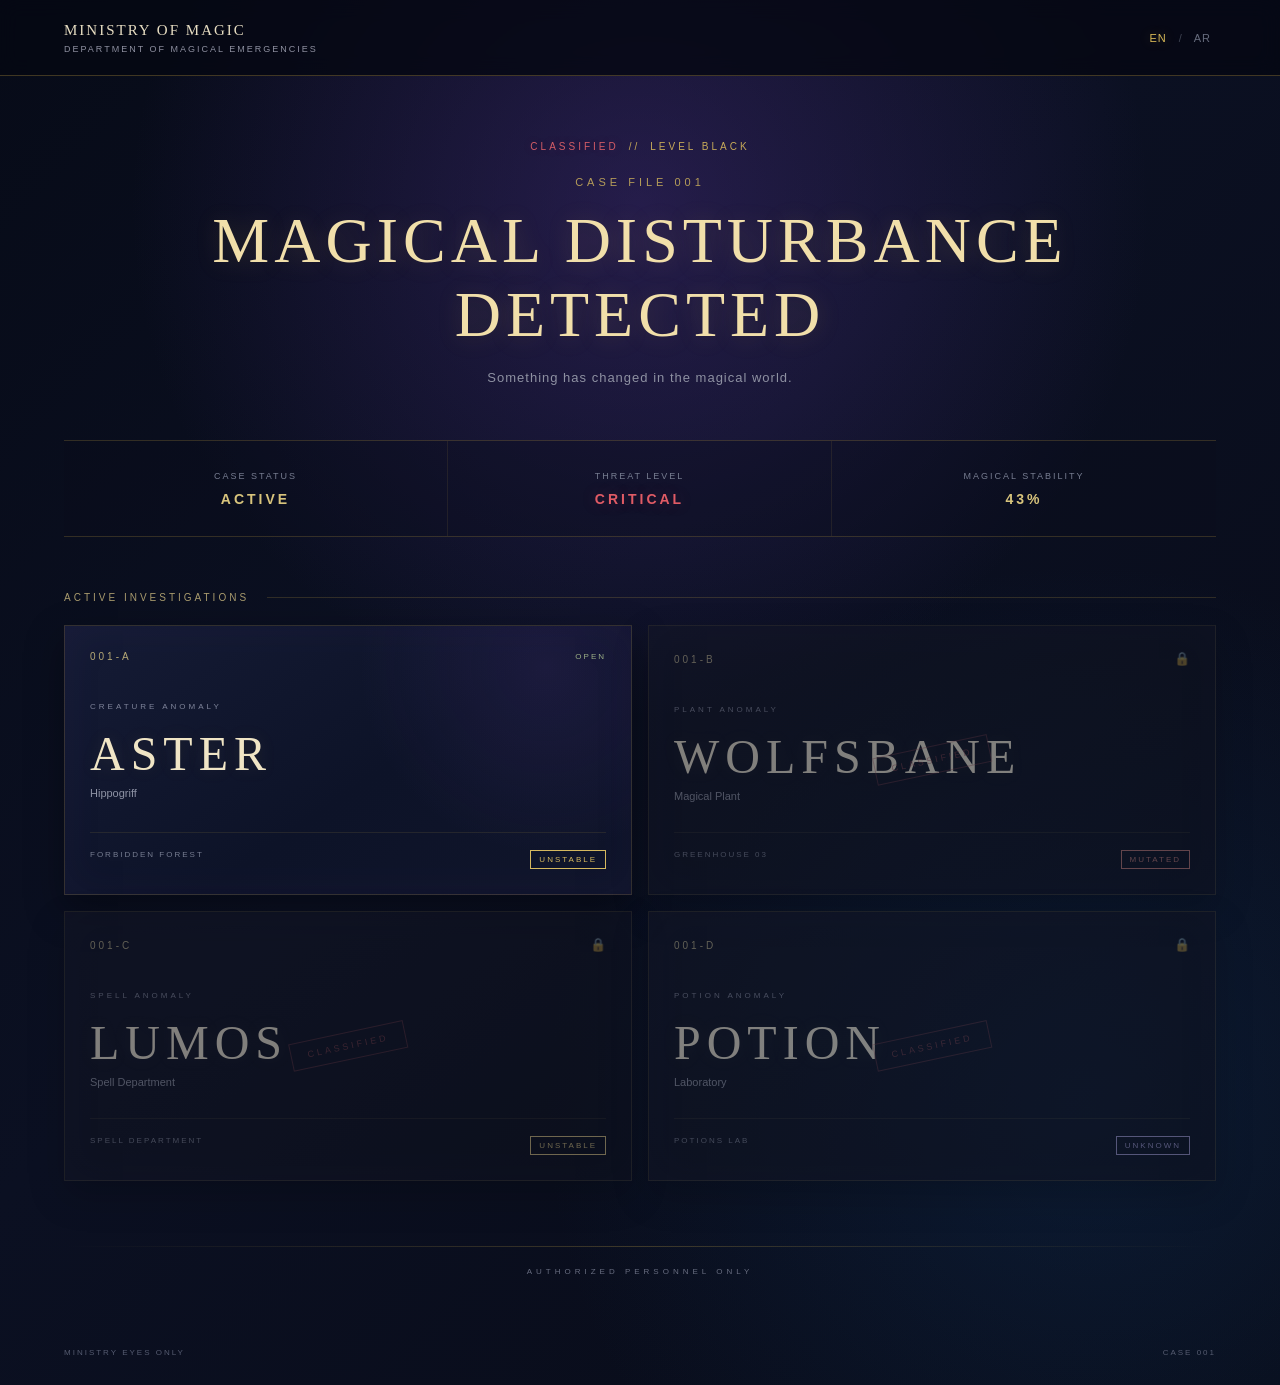
<file: investigation.html>
<!DOCTYPE html>
<html lang="en">

<head>
    <meta charset="UTF-8">
    <meta name="viewport" content="width=device-width, initial-scale=1.0">

    <title>Investigation | Case 001</title>

    <link rel="stylesheet" href="investigation.css">
</head>

<body>

    <!-- =========================================
         TOP MINISTRY BAR
    ========================================== -->

    <header class="ministry-bar">

        <div class="ministry-name">

            <span
                data-en="MINISTRY OF MAGIC"
                data-ar="وزارة السحر">
                MINISTRY OF MAGIC
            </span>

            <small
                data-en="DEPARTMENT OF MAGICAL EMERGENCIES"
                data-ar="قسم الطوارئ السحرية">
                DEPARTMENT OF MAGICAL EMERGENCIES
            </small>

        </div>


        <div class="language-switcher">

            <button
                id="englishBtn"
                class="active"
                type="button">
                EN
            </button>

            <span>/</span>

            <button
                id="arabicBtn"
                type="button">
                AR
            </button>

        </div>

    </header>



    <!-- =========================================
         MAIN INVESTIGATION BOARD
    ========================================== -->

    <main class="investigation-page">


        <!-- CLASSIFICATION -->

        <div class="classification">

            <span
                data-en="CLASSIFIED"
                data-ar="سري للغاية">
                CLASSIFIED
            </span>

            <span>//</span>

            <span
                data-en="LEVEL BLACK"
                data-ar="المستوى الأسود">
                LEVEL BLACK
            </span>

        </div>



        <!-- CASE HEADING -->

        <section class="investigation-heading">

            <span
                class="case-label"
                data-en="CASE FILE 001"
                data-ar="ملف القضية 001">
                CASE FILE 001
            </span>

            <h1
                data-en="MAGICAL DISTURBANCE DETECTED"
                data-ar="تم رصد اضطراب سحري">
                MAGICAL DISTURBANCE DETECTED
            </h1>

            <p
                data-en="Something has changed in the magical world."
                data-ar="لقد حدث شيء ما في العالم السحري.">
                Something has changed in the magical world.
            </p>

        </section>



        <!-- =========================================
             STATUS
        ========================================== -->

        <section class="status-bar">

            <div class="status-item">

                <span
                    data-en="CASE STATUS"
                    data-ar="حالة القضية">
                    CASE STATUS
                </span>

                <strong
                    data-en="ACTIVE"
                    data-ar="نشطة">
                    ACTIVE
                </strong>

            </div>


            <div class="status-item">

                <span
                    data-en="THREAT LEVEL"
                    data-ar="مستوى التهديد">
                    THREAT LEVEL
                </span>

                <strong
                    class="critical"
                    data-en="CRITICAL"
                    data-ar="حرج">
                    CRITICAL
                </strong>

            </div>


            <!-- MAGICAL STABILITY -->

            <div class="status-item">

                <span
                    data-en="MAGICAL STABILITY"
                    data-ar="استقرار السحر">
                    MAGICAL STABILITY
                </span>

                <strong
                    id="stabilityValue"
                    class="stability-value">
                    43%
                </strong>

            </div>

        </section>



        <!-- =========================================
             CASES
        ========================================== -->

        <section class="cases-section">

            <div class="section-title">

                <span
                    data-en="ACTIVE INVESTIGATIONS"
                    data-ar="التحقيقات النشطة">
                    ACTIVE INVESTIGATIONS
                </span>

                <span class="line"></span>

            </div>



            <div class="case-grid">


                <!-- =================================
                     CASE A — ASTER
                ================================== -->

                <a
                    href="evidence.html"
                    id="asterCase"
                    class="case-card open-case">

                    <div class="card-top">

                        <span class="case-number">
                            001-A
                        </span>

                        <span
                            class="case-state"
                            data-en="OPEN"
                            data-ar="مفتوحة">
                            OPEN
                        </span>

                    </div>


                    <div class="card-content">

                        <span
                            class="case-type"
                            data-en="CREATURE ANOMALY"
                            data-ar="اضطراب في الكائنات">
                            CREATURE ANOMALY
                        </span>

                        <h2>ASTER</h2>

                        <p
                            data-en="Hippogriff"
                            data-ar="هيبوجريف">
                            Hippogriff
                        </p>

                    </div>


                    <div class="card-bottom">

                        <span
                            data-en="FORBIDDEN FOREST"
                            data-ar="الغابة المحرمة">
                            FORBIDDEN FOREST
                        </span>

                        <span
                            class="status unstable"
                            data-en="UNSTABLE"
                            data-ar="غير مستقر">
                            UNSTABLE
                        </span>

                    </div>

                </a>



                <!-- =================================
                     CASE B — WOLFSBANE
                ================================== -->

                <a
                    href="greenhouse.html"
                    id="greenhouseCase"
                    class="case-card locked-case">

                    <div class="card-top">

                        <span class="case-number">
                            001-B
                        </span>

                        <span
                            id="greenhouseState"
                            class="lock">
                            🔒
                        </span>

                    </div>


                    <div class="card-content">

                        <span
                            class="case-type"
                            data-en="PLANT ANOMALY"
                            data-ar="اضطراب نباتي">
                            PLANT ANOMALY
                        </span>

                        <h2>WOLFSBANE</h2>

                        <p
                            data-en="Magical Plant"
                            data-ar="نبات سحري">
                            Magical Plant
                        </p>

                    </div>


                    <div class="card-bottom">

                        <span
                            data-en="GREENHOUSE 03"
                            data-ar="الصوبة رقم 03">
                            GREENHOUSE 03
                        </span>

                        <span
                            id="greenhouseStatus"
                            class="status mutated"
                            data-en="MUTATED"
                            data-ar="متحور">
                            MUTATED
                        </span>

                    </div>

                </a>



                <!-- =================================
                     CASE C — LUMOS
                ================================== -->

                <a
                    href="lumos.html"
                    id="lumosCase"
                    class="case-card locked-case">

                    <div class="card-top">

                        <span class="case-number">
                            001-C
                        </span>

                        <span
                            id="lumosState"
                            class="lock">
                            🔒
                        </span>

                    </div>


                    <div class="card-content">

                        <span
                            class="case-type"
                            data-en="SPELL ANOMALY"
                            data-ar="اضطراب تعويذة">
                            SPELL ANOMALY
                        </span>

                        <h2>LUMOS</h2>

                        <p
                            data-en="Spell Department"
                            data-ar="قسم التعويذات">
                            Spell Department
                        </p>

                    </div>


                    <div class="card-bottom">

                        <span
                            data-en="SPELL DEPARTMENT"
                            data-ar="قسم التعويذات">
                            SPELL DEPARTMENT
                        </span>

                        <span
                            class="case-status status unstable"
                            data-en="UNSTABLE"
                            data-ar="غير مستقر">
                            UNSTABLE
                        </span>

                    </div>

                </a>



                <!-- =================================
                     CASE D — POTION
                ================================== -->

                <a
                    href="potion.html"
                    id="potionCase"
                    class="case-card locked-case">

                    <div class="card-top">

                        <span class="case-number">
                            001-D
                        </span>

                        <span
                            id="potionState"
                            class="lock">
                            🔒
                        </span>

                    </div>


                    <div class="card-content">

                        <span
                            class="case-type"
                            data-en="POTION ANOMALY"
                            data-ar="اضطراب في الجرعات">
                            POTION ANOMALY
                        </span>

                        <h2>POTION</h2>

                        <p
                            data-en="Laboratory"
                            data-ar="المعمل">
                            Laboratory
                        </p>

                    </div>


                    <div class="card-bottom">

                        <span
                            data-en="POTIONS LAB"
                            data-ar="معمل الجرعات">
                            POTIONS LAB
                        </span>

                        <span
                            class="case-status status unknown"
                            data-en="UNKNOWN"
                            data-ar="غير معروف">
                            UNKNOWN
                        </span>

                    </div>

                </a>


            </div>

        </section>



        <!-- =========================================
             AUTHORIZATION
        ========================================== -->

        <section class="enter-section">

            <div class="warning-line"></div>

            <p
                data-en="AUTHORIZED PERSONNEL ONLY"
                data-ar="للمصرح لهم فقط">
                AUTHORIZED PERSONNEL ONLY
            </p>

        </section>

    </main>



    <!-- =========================================
         FOOTER
    ========================================== -->

    <footer>

        <span
            data-en="MINISTRY EYES ONLY"
            data-ar="للاستخدام الوزاري فقط">
            MINISTRY EYES ONLY
        </span>

        <span>
            CASE 001
        </span>

    </footer>



    <script src="investigation.js"></script>

</body>

</html>
</file>
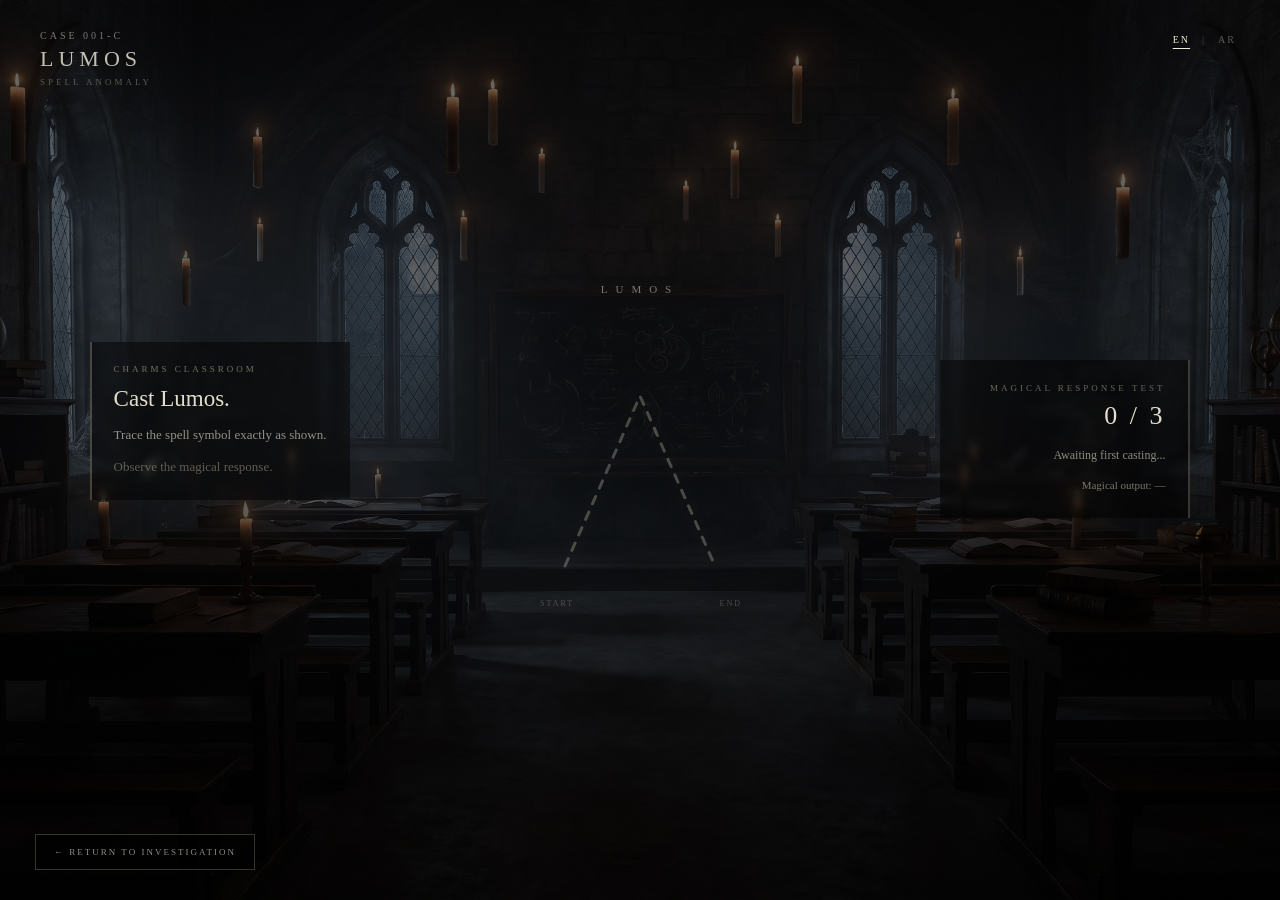
<file: lumos.html>
<!DOCTYPE html>
<html lang="en">

<head>
    <meta charset="UTF-8">
    <meta name="viewport" content="width=device-width, initial-scale=1.0">

    <title>Charms Classroom | Case 001-C</title>

    <link rel="stylesheet" href="lumos.css">
</head>

<body>

    <main class="classroom">

        <!-- Background -->
        <div class="classroom-overlay"></div>

        <!-- ================================
             HEADER
        ================================= -->

        <header class="case-header">

            <div class="case-number">
                CASE 001-C
            </div>

            <div class="case-name">
                LUMOS
            </div>

            <div class="case-type">
                SPELL ANOMALY
            </div>

        </header>


        <!-- ================================
             LANGUAGE SWITCH
        ================================= -->

        <div class="language-switch">

            <button
                id="enBtn"
                class="lang-btn active"
            >
                EN
            </button>

            <span>|</span>

            <button
                id="arBtn"
                class="lang-btn"
            >
                AR
            </button>

        </div>


        <!-- ================================
             MAIN SPELL AREA
        ================================= -->

        <section class="spell-section">


            <!-- INSTRUCTIONS -->

            <div class="instruction-panel">

                <div class="small-label">
                    CHARMS CLASSROOM
                </div>

                <h1>
                    Cast Lumos.
                </h1>

                <p>
                    Trace the spell symbol exactly as shown.
                </p>

                <p class="warning">
                    Observe the magical response.
                </p>

            </div>


            <!-- ================================
                 SPELL
            ================================= -->

            <div class="spell-area">

                <div class="spell-title">
                    LUMOS
                </div>


                <div class="trace-container">

                    <!-- Faint spell guide -->

                    <svg
                        id="spellGuide"
                        class="spell-guide"
                        viewBox="0 0 300 260"
                    >

                        <path
                            id="guidePath"
                            d="M 75 215 L 150 45 L 225 215"
                        ></path>

                    </svg>


                    <!-- Drawing canvas -->

                    <canvas
                        id="traceCanvas"
                        width="300"
                        height="260"
                    ></canvas>


                    <div class="start-point">
                        START
                    </div>

                    <div class="end-point">
                        END
                    </div>

                </div>

            </div>


            <!-- ================================
                 STATUS
            ================================= -->

            <div class="status-panel">

                <div class="attempt-label">
                    MAGICAL RESPONSE TEST
                </div>

                <div
                    id="attemptCounter"
                    class="attempt-counter"
                >
                    0 / 3
                </div>

                <div
                    id="testLog"
                    class="test-log"
                >
                    Awaiting first casting...
                </div>

                <div
                    id="outputText"
                    class="output-text"
                >
                    Magical output: —
                </div>

            </div>


            <!-- ================================
                 MAGICAL LIGHT
            ================================= -->

            <div
                id="lightEffect"
                class="light-effect"
            >

                <div class="light-glow"></div>

                <div class="light-core"></div>

            </div>

        </section>


        <!-- ================================
             RETURN
        ================================= -->

        <button
            id="returnInvestigation"
            class="return-button"
        >
            ← RETURN TO INVESTIGATION
        </button>

    </main>


    <!-- =========================================
         CASE FILE
    ========================================= -->

    <div
        id="caseOverlay"
        class="case-overlay hidden"
    >

        <div class="case-file">

            <!-- CLOSE -->

            <button
                id="closeCase"
                class="close-case"
                aria-label="Close case file"
            >
                ×
            </button>


            <!-- FILE HEADER -->

            <div class="file-top">

                <span>
                    MINISTRY OF MAGIC
                </span>

                <span>
                    DEPARTMENT OF MAGICAL ANOMALIES
                </span>

            </div>


            <div class="file-title">
                CASE FILE 001-C
            </div>

            <div class="file-subtitle">
                SPELL ANOMALY — LUMOS
            </div>


            <!-- STAMP -->

            <div class="case-stamp">
                SPELL INSTABILITY<br>
                CONFIRMED
            </div>


            <!-- ================================
                 ANALYSIS
            ================================= -->

            <div class="analysis">


                <!-- 01 -->

                <div class="analysis-row">

                    <span>
                        01
                    </span>

                    <div>

                        <strong>
                            OBSERVATION
                        </strong>

                        <p>
                            The same Lumos spell was successfully
                            cast three times.
                        </p>

                    </div>

                </div>


                <!-- 02 -->

                <div class="analysis-row">

                    <span>
                        02
                    </span>

                    <div>

                        <strong>
                            FIRST RESPONSE
                        </strong>

                        <p>
                            The spell produced only a weak,
                            localized light.
                        </p>

                    </div>

                </div>


                <!-- 03 -->

                <div class="analysis-row">

                    <span>
                        03
                    </span>

                    <div>

                        <strong>
                            SECOND RESPONSE
                        </strong>

                        <p>
                            The same spell suddenly produced an
                            unusually powerful burst of light,
                            illuminating the entire classroom.
                        </p>

                    </div>

                </div>


                <!-- 04 -->

                <div class="analysis-row">

                    <span>
                        04
                    </span>

                    <div>

                        <strong>
                            THIRD RESPONSE
                        </strong>

                        <p>
                            Magical illumination became unstable,
                            repeatedly weakening and intensifying
                            without any change in the casting method.
                        </p>

                    </div>

                </div>


                <!-- 05 -->

                <div class="analysis-row">

                    <span>
                        05
                    </span>

                    <div>

                        <strong>
                            CONCLUSION
                        </strong>

                        <p>
                            The caster, spell symbol and casting
                            method remained unchanged. The magical
                            response itself is unstable.
                        </p>

                    </div>

                </div>

            </div>


            <!-- ================================
                 NEXT LEAD
            ================================= -->

            <div class="next-lead">

                <div class="lead-label">
                    NEXT LEAD
                </div>

                <div class="lead-location">
                    POTIONS LAB — CASE 001-D
                </div>

                <p>
                    If magic itself is unstable, the same ingredients
                    should not behave normally.
                </p>

            </div>


            <!-- PROCEED -->

            <button
                id="finishBtn"
                class="proceed-button"
            >
                PROCEED TO POTIONS LAB →
            </button>


            <!-- FOOTER -->

            <div class="file-footer">
                CLASSIFIED — MINISTRY EYES ONLY
            </div>

        </div>

    </div>


    <script src="lumos.js"></script>

</body>

</html>
</file>
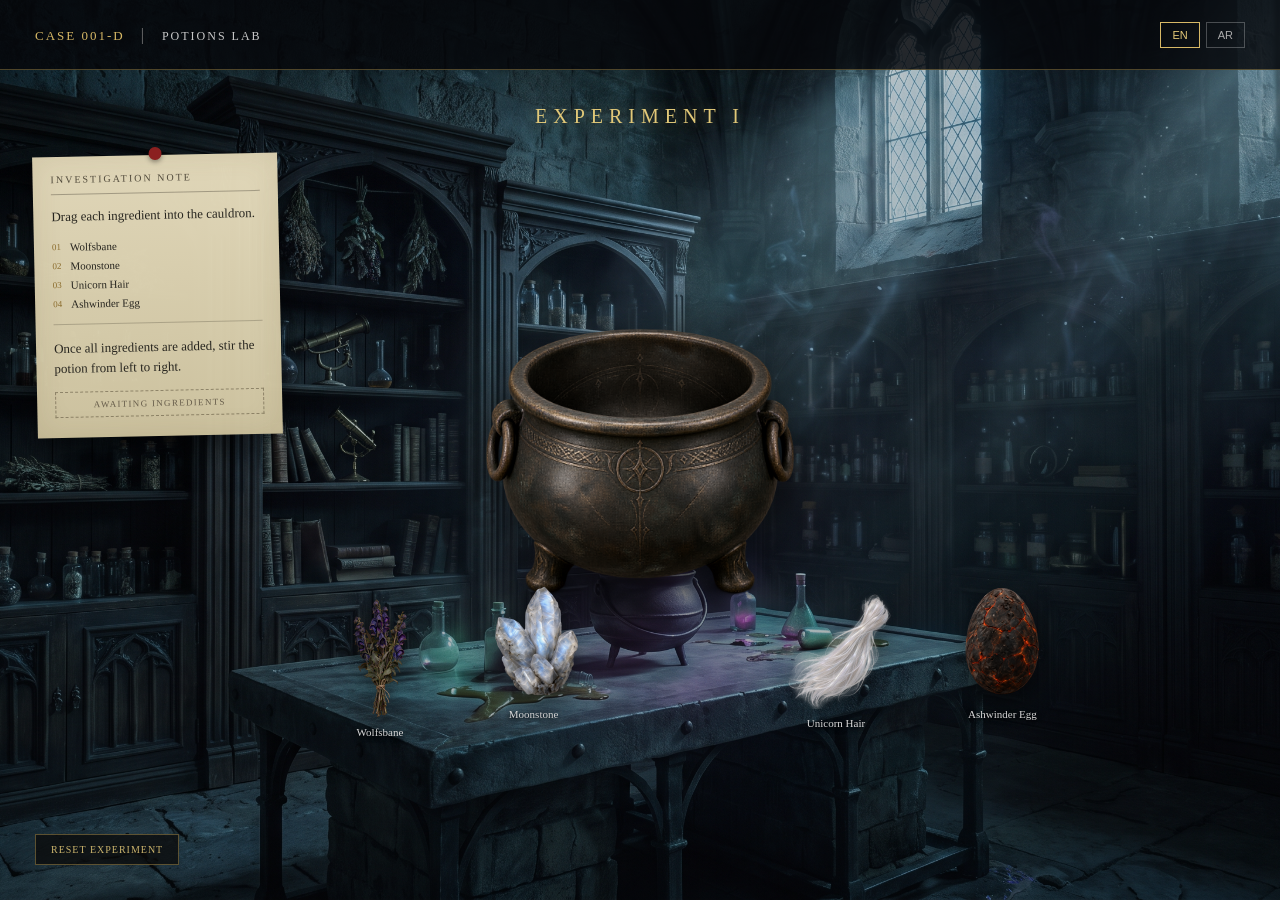
<file: potion.html>
<!DOCTYPE html>
<html lang="en">

<head>
    <meta charset="UTF-8">
    <meta name="viewport" content="width=device-width, initial-scale=1.0">

    <title>Potions Lab | Case 001-D</title>

    <link rel="stylesheet" href="potion.css">
</head>

<body>

<div class="potion-lab">

    <!-- ================= HEADER ================= -->

    <header class="top-bar">

        <div>
            <span class="case-number">CASE 001-D</span>
            <span class="separator">|</span>
            <span class="department">POTIONS LAB</span>
        </div>

        <div class="language-switch">
            <button id="enBtn" class="active">EN</button>
            <button id="arBtn">AR</button>
        </div>

    </header>


    <!-- ================= EXPERIMENT TITLE ================= -->

    <section class="experiment-header">

        <span id="experimentLabel">
            EXPERIMENT I
        </span>

    </section>


    <!-- ================= SIDE NOTE ================= -->

    <aside class="investigation-note">

        <div class="note-pin"></div>

        <div class="note-header">
            <span id="noteTitle">
                INVESTIGATION NOTE
            </span>
        </div>

        <div class="note-content">

            <p id="noteInstruction">
                Drag each ingredient into the cauldron.
            </p>

            <div class="ingredient-order">

                <div>
                    <span>01</span>
                    <strong id="name1">Wolfsbane</strong>
                </div>

                <div>
                    <span>02</span>
                    <strong id="name2">Moonstone</strong>
                </div>

                <div>
                    <span>03</span>
                    <strong id="name3">Unicorn Hair</strong>
                </div>

                <div>
                    <span>04</span>
                    <strong id="name4">Ashwinder Egg</strong>
                </div>

            </div>

            <div class="note-divider"></div>

            <p id="noteStir">
                Once all ingredients are added, stir the potion from left to right.
            </p>

            <div
                class="note-status"
                id="noteStatus">
                AWAITING INGREDIENTS
            </div>

        </div>

    </aside>


    <!-- ================= INGREDIENTS ================= -->

    <div
        class="ingredient ingredient-Wolfsbane-plant"
        data-name="wolfsbane">

        <img
            src="images/Wolfsbane-plant.png"
            draggable="false">

        <span
            class="ingredient-label"
            id="labelWolfsbane">
            Wolfsbane
        </span>

    </div>


    <div
        class="ingredient ingredient-moonstone"
        data-name="moonstone">

        <img
            src="images/moonstone.png"
            draggable="false">

        <span
            class="ingredient-label"
            id="labelMoonstone">
            Moonstone
        </span>

    </div>


    <div
        class="ingredient ingredient-unicorn"
        data-name="unicorn">

        <img
            src="images/unicorn-hair.png"
            draggable="false">

        <span
            class="ingredient-label"
            id="labelUnicorn">
            Unicorn Hair
        </span>

    </div>


    <div
        class="ingredient ingredient-ashwinder"
        data-name="ashwinder">

        <img
            src="images/ashwinder-egg.png"
            draggable="false">

        <span
            class="ingredient-label"
            id="labelAshwinder">
            Ashwinder Egg
        </span>

    </div>


    <!-- ================= CAULDRON ================= -->

    <div
        class="cauldron-container"
        id="cauldron">

        <!-- EMPTY -->

        <img
            id="cauldronEmpty"
            class="cauldron-image active"
            src="images/cauldron-empty.png"
            draggable="false">


        <!-- EXPERIMENT I -->

        <img
            id="cauldronSpell1"
            class="cauldron-image"
            src="images/cauldron-spell1.png"
            draggable="false">


        <!-- EXPERIMENT II -->

        <img
            id="cauldronSpell2"
            class="cauldron-image"
            src="images/cauldron-spell2.png"
            draggable="false">


        <!-- STIRRING ROD -->

        <img
            id="stirringRod"
            class="stirring-rod"
            src="images/stirring-rod.png"
            draggable="false">

    </div>


    <!-- ================= STIR MESSAGE ================= -->

    <div
        class="stir-message"
        id="stirMessage">

        STIR FROM LEFT TO RIGHT

    </div>


    <!-- ================= RESULT ================= -->

    <div
        class="experiment-result"
        id="experimentResult">

        <span id="resultText"></span>

    </div>


    <!-- ================= RESET ================= -->

    <button
        id="resetExperiment"
        class="reset-btn">

        RESET EXPERIMENT

    </button>


    <!-- ================= CASE FILE ================= -->

    <div
        class="case-overlay"
        id="caseOverlay">

        <div class="case-file">

            <button
                class="close-case"
                id="closeCase">

                ×

            </button>


            <div class="file-top">

                <span id="fileMinistry">
                    MINISTRY OF MAGIC
                </span>

                <span>
                    CASE 001-D
                </span>

            </div>


            <div
                class="file-title"
                id="fileTitle">

                MAGICAL ANOMALY DETECTED

            </div>


            <div
                class="file-subtitle"
                id="fileSubtitle">

                POTION INSTABILITY

            </div>


            <div class="file-body">

                <p id="fileIntro">

                    Two controlled experiments were performed
                    using identical ingredients, quantities,
                    and procedure.

                </p>


                <div class="observation-block">

                    <strong id="observationTitle">
                        OBSERVATION
                    </strong>


                    <div class="experiment-observation">

                        <span id="experimentOneTitle">
                            EXPERIMENT I — STABLE
                        </span>

                        <p id="experimentOneText">

                            The potion remained stable
                            and reacted normally.

                        </p>

                    </div>


                    <div
                        class="experiment-observation anomaly">

                        <span id="experimentTwoTitle">
                            EXPERIMENT II — UNSTABLE
                        </span>

                        <p id="experimentTwoText">

                            The potion changed unexpectedly
                            despite identical conditions.

                        </p>

                    </div>

                </div>


                <div
                    class="stamp"
                    id="stamp">

                    ANOMALY CONFIRMED

                </div>


                <div class="next-lead">

                    <small id="nextLeadLabel">
                        NEXT LEAD
                    </small>

                    <h3 id="nextLeadTitle">

                        THE FOUR INCIDENTS ARE CONNECTED

                    </h3>

                    <p id="nextLeadText">

                        The same instability observed in the
                        creature, plant, spell, and potion cases
                        suggests a single disturbance affecting
                        magical balance.

                    </p>

                </div>

            </div>


            <button
                id="finishBtn"
                class="finish-btn">

                VIEW CONNECTION →

            </button>

        </div>

    </div>

</div>


<script src="potion.js"></script>

</body>
</html>
</file>
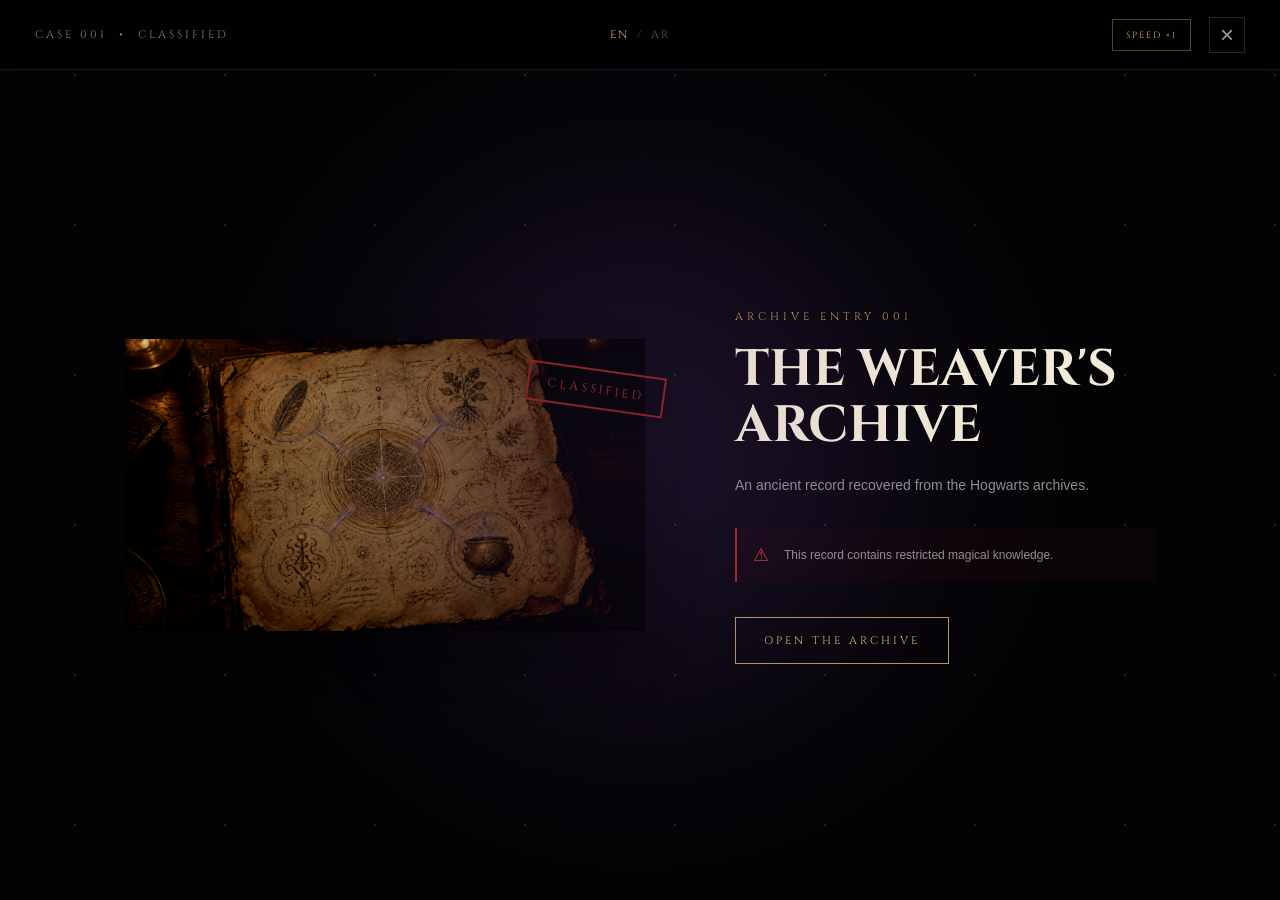
<file: weaver.html>
<!DOCTYPE html>
<html lang="en" dir="ltr">

<head>
    <meta charset="UTF-8">
    <meta name="viewport" content="width=device-width, initial-scale=1.0">

    <title>The Weaver | Case 001</title>

    <link rel="stylesheet" href="weaver.css">

    <link rel="preconnect" href="https://fonts.googleapis.com">
    <link rel="preconnect" href="https://fonts.gstatic.com" crossorigin>

    <link href="https://fonts.googleapis.com/css2?family=Cinzel:wght@400;500;600;700&family=IM+Fell+English:ital@0;1&family=Noto+Kufi+Arabic:wght@400;500;600&display=swap"
        rel="stylesheet">
</head>

<body>

    <!-- =====================================================
         ATMOSPHERE
    ====================================================== -->

    <div class="ambient-glow"></div>
    <div class="magic-dust"></div>


    <!-- =====================================================
         TOP BAR
    ====================================================== -->

    <header class="top-bar">

        <div class="case-label">
            CASE 001 <span>•</span> CLASSIFIED
        </div>

        <div class="language-switch">

            <button id="enBtn" class="lang-btn active">
                EN
            </button>

            <span>/</span>

            <button id="arBtn" class="lang-btn">
                AR
            </button>

        </div>

        <!-- SPEED BUTTON -->

        <button
            id="speedBtn"
            class="speed-btn">
            SPEED ×1
        </button>

        <button
            id="closeCaseBtn"
            class="close-btn"
            aria-label="Close">
            ×
        </button>

    </header>


    <!-- =====================================================
         ARCHIVE
    ====================================================== -->

    <main id="archiveScreen" class="screen archive-screen">

        <div class="archive-content">

            <div class="archive-image-wrapper">

                <img
                    src="images/weaver-archieve.png"
                    alt="The Weaver Archive"
                    class="archive-image">

                <div class="classified-stamp">
                    CLASSIFIED
                </div>

            </div>


            <div class="archive-info">

                <span class="archive-label">
                    ARCHIVE ENTRY 001
                </span>

                <h1
                    data-en="THE WEAVER'S ARCHIVE"
                    data-ar="أرشيف الويفر">
                    THE WEAVER'S ARCHIVE
                </h1>

                <p
                    data-en="An ancient record recovered from the Hogwarts archives."
                    data-ar="سجلّ قديم تم العثور عليه داخل أرشيف هوجورتس.">
                    An ancient record recovered from the Hogwarts archives.
                </p>


                <div class="archive-warning">

                    <span>⚠</span>

                    <p
                        data-en="This record contains restricted magical knowledge."
                        data-ar="يحتوي هذا السجل على معرفة سحرية محظورة.">
                        This record contains restricted magical knowledge.
                    </p>

                </div>


                <button
                    id="openArchiveBtn"
                    class="archive-button">

                    <span
                        data-en="OPEN THE ARCHIVE"
                        data-ar="افتح الأرشيف">
                        OPEN THE ARCHIVE
                    </span>

                </button>

            </div>

        </div>

    </main>


    <!-- =====================================================
         WEAVER CHAMBER
    ====================================================== -->

    <section
        id="weaverChamber"
        class="screen chamber-screen hidden">

        <div class="book-scene">

            <img
                src="images/weaver-chamber.png"
                class="chamber-image"
                alt="The Weaver Chamber">


            <div class="book-layer">

                <img
                    src="images/weaver-book.png"
                    class="weaver-book"
                    alt="Open ancient book">


                <div
                    id="bookTextLeft"
                    class="book-page-text book-left">
                </div>


                <div
                    id="bookTextRight"
                    class="book-page-text book-right">
                </div>

            </div>

        </div>


        <div
            id="sceneLabel"
            class="scene-label">
            THE WEAVER
        </div>

    </section>


    <!-- =====================================================
         GREAT CORRECTION
    ====================================================== -->

    <section
        id="greatCorrection"
        class="screen correction-screen hidden">

        <div class="correction-image-wrapper">

            <img
                src="images/great-correction.png"
                class="correction-image"
                alt="The Great Correction">

        </div>


        <div
            id="correctionText"
            class="correction-content">
        </div>

    </section>


    <!-- =====================================================
         BALANCE CHAMBER
    ====================================================== -->

    <section
        id="balanceChamber"
        class="screen balance-screen hidden">

        <div class="balance-overlay"></div>


        <div
            id="balanceText"
            class="balance-content">
        </div>

    </section>


    <!-- =====================================================
         FINAL
    ====================================================== -->

    <section
        id="finalScreen"
        class="screen final-screen hidden">

        <div class="final-content">

            <div class="status-block">

                <div
                    class="status-title"
                    data-en="THE WEAVER"
                    data-ar="الويفر">
                    THE WEAVER
                </div>

                <div class="status-row">

                    <span
                        data-en="STATUS"
                        data-ar="الحالة">
                        STATUS
                    </span>

                    <strong
                        data-en="AWAKE"
                        data-ar="مستيقظ">
                        AWAKE
                    </strong>

                </div>


                <div
                    class="status-title"
                    data-en="THE GREAT CORRECTION"
                    data-ar="التصحيح الأعظم">
                    THE GREAT CORRECTION
                </div>

                <div class="status-row">

                    <span
                        data-en="STATUS"
                        data-ar="الحالة">
                        STATUS
                    </span>

                    <strong
                        data-en="ACTIVE"
                        data-ar="نشط">
                        ACTIVE
                    </strong>

                </div>


                <div
                    class="status-title"
                    data-en="MAGICAL STABILITY"
                    data-ar="الاستقرار السحري">
                    MAGICAL STABILITY
                </div>

                <div class="status-row critical">

                    <span
                        data-en="STATUS"
                        data-ar="الحالة">
                        STATUS
                    </span>

                    <strong
                        data-en="CRITICAL"
                        data-ar="حرج">
                        CRITICAL
                    </strong>

                </div>

            </div>


            <div
                id="finalMessage"
                class="final-message">
            </div>


            <div class="descend-container">

                <div
                    class="descend-title"
                    data-en="BALANCE CHAMBER"
                    data-ar="غرفة التوازن">
                    BALANCE CHAMBER
                </div>

                <button
                    id="descendBtn"
                    class="descend-btn"
                    data-en="DESCEND"
                    data-ar="انزل">
                    DESCEND
                </button>

            </div>

        </div>

    </section>


    <script src="weaver.js"></script>

</body>

</html>
</file>
<file: index.css>
/* =====================================================
   MINISTRY OF MAGIC
   LEVEL BLACK — INDEX PAGE
===================================================== */


/* =====================================================
   RESET
===================================================== */

* {
    margin: 0;
    padding: 0;
    box-sizing: border-box;
}


html,
body {
    width: 100%;
    height: 100%;
}


body {
    overflow: hidden;

    background: #020504;

    color: #ddd6c7;

    font-family:
        Georgia,
        "Times New Roman",
        serif;
}


/* =====================================================
   MAIN SCREEN
===================================================== */

.emergency-screen {

    position: relative;

    width: 100vw;
    height: 100vh;

    display: flex;

    justify-content: center;
    align-items: center;

    overflow: hidden;

    background:

        radial-gradient(
            circle at center,
            rgba(48, 55, 39, 0.18),
            transparent 38%
        ),

        radial-gradient(
            circle at 50% 45%,
            rgba(69, 45, 76, 0.12),
            transparent 55%
        ),

        #020504;
}


/* =====================================================
   DARK VIGNETTE
===================================================== */

.emergency-screen::before {

    content: "";

    position: absolute;

    inset: 0;

    z-index: 3;

    pointer-events: none;

    background:

        radial-gradient(
            ellipse at center,
            transparent 25%,
            rgba(0, 0, 0, 0.35) 65%,
            rgba(0, 0, 0, 0.9) 100%
        );
}


/* =====================================================
   SUBTLE MAGICAL GLOW
===================================================== */

.ambient-glow {

    position: absolute;

    width: 700px;
    height: 700px;

    left: 50%;
    top: 50%;

    transform:
        translate(-50%, -50%);

    border-radius: 50%;

    background:

        radial-gradient(
            circle,
            rgba(117, 91, 139, 0.10),
            transparent 68%
        );

    filter: blur(25px);

    pointer-events: none;

    z-index: 1;
}


/* =====================================================
   MAGICAL PARTICLES
===================================================== */

.magic-particles {

    position: absolute;

    inset: 0;

    z-index: 2;

    pointer-events: none;
}


.magic-particles span {

    position: absolute;

    width: 3px;
    height: 3px;

    border-radius: 50%;

    background: #c9a95c;

    box-shadow:
        0 0 7px #c9a95c,
        0 0 16px rgba(201, 169, 92, 0.6);

    opacity: 0;

    animation:
        magicalFloat 7s infinite ease-in-out;
}


.magic-particles span:nth-child(1) {
    left: 8%;
    top: 65%;
    animation-delay: 0s;
}

.magic-particles span:nth-child(2) {
    left: 17%;
    top: 24%;
    animation-delay: 1.5s;
}

.magic-particles span:nth-child(3) {
    left: 29%;
    top: 78%;
    animation-delay: 3s;
}

.magic-particles span:nth-child(4) {
    left: 39%;
    top: 15%;
    animation-delay: 4s;
}

.magic-particles span:nth-child(5) {
    left: 52%;
    top: 82%;
    animation-delay: 1s;
}

.magic-particles span:nth-child(6) {
    left: 63%;
    top: 20%;
    animation-delay: 2s;
}

.magic-particles span:nth-child(7) {
    left: 74%;
    top: 70%;
    animation-delay: 4.5s;
}

.magic-particles span:nth-child(8) {
    left: 84%;
    top: 30%;
    animation-delay: 2.8s;
}

.magic-particles span:nth-child(9) {
    left: 92%;
    top: 65%;
    animation-delay: 5s;
}

.magic-particles span:nth-child(10) {
    left: 48%;
    top: 45%;
    animation-delay: 3.5s;
}


@keyframes magicalFloat {

    0% {
        opacity: 0;
        transform:
            translateY(30px)
            scale(0.5);
    }

    30% {
        opacity: 0.8;
    }

    60% {
        opacity: 0.35;
    }

    100% {
        opacity: 0;
        transform:
            translateY(-80px)
            scale(1.2);
    }
}


/* =====================================================
   EMERGENCY CARD
===================================================== */

.emergency-card {

    position: relative;

    z-index: 10;

    width: min(760px, 88vw);

    padding: 42px 55px 28px;

    text-align: center;

    background:

        linear-gradient(
            145deg,
            rgba(10, 13, 11, 0.96),
            rgba(3, 6, 5, 0.98)
        );

    border:

        1px solid
        rgba(175, 145, 75, 0.35);

    box-shadow:

        0 35px 100px
        rgba(0, 0, 0, 0.85),

        0 0 80px
        rgba(98, 69, 120, 0.08),

        inset 0 0 60px
        rgba(173, 143, 77, 0.025);

    animation:
        cardEntrance 1.2s ease forwards;
}


@keyframes cardEntrance {

    from {

        opacity: 0;

        transform:
            translateY(25px)
            scale(0.97);

    }

    to {

        opacity: 1;

        transform:
            translateY(0)
            scale(1);

    }
}


/* =====================================================
   CARD CORNER LINES
===================================================== */

.emergency-card::before,
.emergency-card::after {

    content: "";

    position: absolute;

    width: 45px;
    height: 45px;

    border-color:
        rgba(193, 159, 83, 0.55);

    pointer-events: none;
}


.emergency-card::before {

    left: 13px;
    top: 13px;

    border-left: 1px solid;
    border-top: 1px solid;
}


.emergency-card::after {

    right: 13px;
    bottom: 13px;

    border-right: 1px solid;
    border-bottom: 1px solid;
}


/* =====================================================
   MINISTRY HEADER
===================================================== */

.ministry-header {

    display: flex;

    align-items: center;

    justify-content: center;

    gap: 16px;

    margin-bottom: 18px;
}


.ministry-symbol {

    width: 48px;
    height: 48px;

    display: flex;

    align-items: center;
    justify-content: center;

    border:

        1px solid
        rgba(193, 159, 83, 0.65);

    color: #c6a55e;

    font-family: Arial, sans-serif;

    font-size: 22px;

    transform: rotate(45deg);

    box-shadow:
        0 0 20px
        rgba(193, 159, 83, 0.06);
}


.ministry-symbol::first-letter {

    display: inline-block;

    transform: rotate(-45deg);
}


.ministry {

    color: #d0bd8c;

    font-size: 14px;

    letter-spacing: 5px;

    text-align: left;
}


.department {

    margin-top: 5px;

    color: #777a75;

    font-family: Arial, sans-serif;

    font-size: 8px;

    letter-spacing: 2.5px;

    text-align: left;
}


/* =====================================================
   CLASSIFIED
===================================================== */

.classified {

    display: inline-block;

    margin: 5px auto 27px;

    padding: 5px 12px;

    border:

        1px solid
        rgba(139, 56, 49, 0.75);

    color: #a8524a;

    font-family: Arial, sans-serif;

    font-size: 8px;

    letter-spacing: 3px;
}


/* =====================================================
   TITLE
===================================================== */

.title-area {

    margin-top: 5px;
}


.alert-label {

    margin-bottom: 15px;

    color: #9d4c45;

    font-family: Arial, sans-serif;

    font-size: 10px;

    font-weight: bold;

    letter-spacing: 3px;
}


h1 {

    color: #e1dbcf;

    font-size:
        clamp(38px, 6vw, 64px);

    font-weight: normal;

    line-height: 0.95;

    letter-spacing: 5px;
}


h1 span {

    display: block;

    margin-top: 9px;

    color: #bca26a;

    font-size: 0.55em;

    letter-spacing: 8px;
}


.title-line {

    width: 150px;

    height: 1px;

    margin: 25px auto 0;

    background:

        linear-gradient(
            90deg,
            transparent,
            #bca26a,
            transparent
        );
}


/* =====================================================
   MESSAGE
===================================================== */

.message-area {

    margin-top: 24px;
}


.message {

    color: #d5d0c6;

    font-size: 18px;

    letter-spacing: 1px;
}


.sub-message {

    margin-top: 8px;

    color: #777a77;

    font-family: Arial, sans-serif;

    font-size: 11px;

    letter-spacing: 2px;
}


/* =====================================================
   WARNING
===================================================== */

.emergency-warning {

    display: flex;

    align-items: flex-start;

    gap: 17px;

    max-width: 580px;

    margin: 27px auto;

    padding: 17px 20px;

    text-align: left;

    border-left:

        2px solid
        #87433d;

    background:

        linear-gradient(
            90deg,
            rgba(116, 52, 45, 0.09),
            transparent
        );
}


.warning-icon {

    width: 28px;
    height: 28px;

    flex-shrink: 0;

    display: flex;

    align-items: center;
    justify-content: center;

    border:

        1px solid
        #914b44;

    color: #a9574f;

    font-family: Arial, sans-serif;

    font-weight: bold;

    font-size: 15px;
}


.warning-title {

    color: #a65a52;

    font-family: Arial, sans-serif;

    font-size: 9px;

    font-weight: bold;

    letter-spacing: 2px;
}


.warning-text {

    margin-top: 5px;

    color: #858580;

    font-family: Arial, sans-serif;

    font-size: 10px;

    line-height: 1.6;
}


.warning-text strong {

    color: #c2a467;
}


/* =====================================================
   CASE INFORMATION
===================================================== */

.case-info {

    display: flex;

    justify-content: center;

    gap: 65px;

    margin: 25px 0 28px;
}


.info-item {

    display: flex;

    flex-direction: column;

    gap: 6px;
}


.info-item span {

    color: #5f635e;

    font-family: Arial, sans-serif;

    font-size: 7px;

    letter-spacing: 2px;
}


.info-item strong {

    color: #bdb6a8;

    font-family: Arial, sans-serif;

    font-size: 10px;

    letter-spacing: 1.5px;
}


.info-item .critical {

    color: #a85149;
}


/* =====================================================
   ENTER BUTTON
===================================================== */

#enterButton {

    position: relative;

    width: 100%;
    max-width: 440px;

    height: 57px;

    margin: 0 auto;

    display: flex;

    align-items: center;

    justify-content: space-between;

    padding: 0 19px;

    border:

        1px solid
        rgba(193, 159, 83, 0.55);

    background:

        linear-gradient(
            90deg,
            rgba(139, 104, 48, 0.14),
            rgba(139, 104, 48, 0.025)
        );

    color: #d3c29e;

    font-family: Arial, sans-serif;

    font-size: 10px;

    font-weight: bold;

    letter-spacing: 3px;

    cursor: pointer;

    transition:
        0.35s ease;
}


#enterButton:hover {

    border-color:
        #c6a55e;

    background:

        linear-gradient(
            90deg,
            rgba(139, 104, 48, 0.27),
            rgba(139, 104, 48, 0.05)
        );

    box-shadow:

        0 0 30px
        rgba(193, 159, 83, 0.10);

    transform:
        translateY(-2px);
}


.button-symbol {

    color: #c4a45e;

    font-size: 15px;
}


.button-arrow {

    color: #c4a45e;

    font-size: 18px;

    transition:
        transform 0.3s ease;
}


#enterButton:hover .button-arrow {

    transform:
        translateX(6px);
}


/* =====================================================
   SECURITY FOOTER
===================================================== */

.security-footer {

    display: flex;

    justify-content: space-between;

    margin-top: 20px;

    color: #4e524e;

    font-family: Arial, sans-serif;

    font-size: 6px;

    letter-spacing: 2px;
}


/* =====================================================
   CORNER INFORMATION
===================================================== */

.corner {

    position: absolute;

    z-index: 4;

    color: rgba(184, 157, 92, 0.4);

    font-family: Arial, sans-serif;

    font-size: 7px;

    letter-spacing: 2px;
}


.corner-top-left {

    top: 25px;
    left: 30px;
}


.corner-top-right {

    top: 25px;
    right: 30px;
}


.corner-bottom-left {

    bottom: 22px;
    left: 30px;
}


.corner-bottom-right {

    bottom: 22px;
    right: 30px;
}


/* =====================================================
   MOBILE
===================================================== */

@media (max-width: 650px) {

    body {
        overflow: auto;
    }


    .emergency-screen {

        min-height: 100vh;
        height: auto;

        padding: 30px 0;
    }


    .emergency-card {

        width: 90vw;

        padding: 32px 20px 24px;
    }


    .ministry {

        font-size: 10px;

        letter-spacing: 3px;
    }


    .department {

        font-size: 6px;

        letter-spacing: 1.5px;
    }


    h1 {

        font-size: 38px;

        letter-spacing: 3px;
    }


    h1 span {

        letter-spacing: 4px;
    }


    .emergency-warning {

        padding: 14px;
    }


    .case-info {

        gap: 25px;
    }


    #enterButton {

        font-size: 8px;

        letter-spacing: 2px;
    }


    .security-footer {

        flex-direction: column;

        gap: 6px;
    }


    .corner {

        display: none;
    }

}
.language-switch {
    position: absolute;

    top: 28px;
    right: 35px;

    z-index: 20;

    display: flex;
    align-items: center;

    gap: 8px;

    color: rgba(210, 190, 140, 0.4);

    font-family: Arial, sans-serif;

    font-size: 10px;

    letter-spacing: 2px;
}

.language-switch button {
    border: none;

    background: none;

    color: #c7b47b;

    opacity: 0.45;

    cursor: pointer;

    font-size: 10px;

    letter-spacing: 2px;

    transition: 0.25s ease;
}

.language-switch button:hover,
.language-switch button.active {
    opacity: 1;
}


/* Arabic */

body.arabic {
    direction: rtl;
}

body.arabic .ministry,
body.arabic .department {
    letter-spacing: 0;
}

body.arabic h1 {
    font-family:
        Tahoma,
        Arial,
        sans-serif;

    letter-spacing: 0;

    line-height: 1.35;
}

body.arabic .main-message p {
    font-family:
        Tahoma,
        Arial,
        sans-serif;

    letter-spacing: 0;
}

body.arabic .case-info {
    direction: rtl;
}

body.arabic #enterButton {
    font-family:
        Tahoma,
        Arial,
        sans-serif;

    letter-spacing: 0;
}
</file>
<file: balance.css>
/* =========================================================
   BALANCE CHAMBER
========================================================= */

* {
    box-sizing: border-box;
    margin: 0;
    padding: 0;
}


html,
body {

    width: 100%;
    height: 100%;

}


body {

    overflow: hidden;

    background: #050408;

    color: #f2eadb;

    font-family:
        Georgia,
        "Times New Roman",
        serif;

}


/* =========================================================
   BACKGROUND
========================================================= */

.background {

    position: fixed;

    inset: 0;

    width: 100%;
    height: 100%;

    background-image:
        url("images/balance-chamber.png");

    background-size: cover;

    background-position: center;

    background-repeat: no-repeat;

    z-index: 0;

}


/* =========================================================
   DARK OVERLAY
========================================================= */

.dark-overlay {

    position: fixed;

    inset: 0;

    background:
        radial-gradient(
            ellipse at center,
            rgba(0, 0, 0, 0.12) 0%,
            rgba(0, 0, 0, 0.38) 55%,
            rgba(0, 0, 0, 0.72) 100%
        );

    z-index: 1;

    pointer-events: none;

}


/* =========================================================
   LANGUAGE BUTTON
========================================================= */

.language-button {

    position: fixed;

    top: 24px;

    right: 28px;

    width: 46px;

    height: 33px;

    background:
        rgba(5, 4, 8, 0.78);

    border:
        1px solid
        rgba(220, 185, 105, 0.55);

    color: #f0d894;

    font-family:
        Georgia,
        serif;

    font-size: 11px;

    letter-spacing: 1px;

    cursor: pointer;

    z-index: 100;

    box-shadow:
        0 3px 15px
        rgba(0, 0, 0, 0.5);

    transition:
        background 0.3s ease,
        color 0.3s ease,
        border-color 0.3s ease;

}


.language-button:hover {

    background:
        rgba(201, 165, 92, 0.16);

    border-color:
        rgba(240, 210, 135, 0.8);

    color: #fff3cf;

}


/* =========================================================
   MAIN SCENE
========================================================= */

.scene {

    position: relative;

    width: 100%;
    height: 100%;

    z-index: 10;

}


/* =========================================================
   TITLE SCENE
========================================================= */

.title-scene {

    position: absolute;

    inset: 0;

    display: flex;

    flex-direction: column;

    align-items: center;

    justify-content: center;

    text-align: center;

    opacity: 0;

}


/*
    Soft dark area behind the title.

    It affects only the area behind
    the text and does NOT darken
    the whole chamber.
*/

.title-scene::before {

    content: "";

    position: absolute;

    width: min(850px, 80vw);

    height: 300px;

    background:
        radial-gradient(
            ellipse,
            rgba(0, 0, 0, 0.78) 0%,
            rgba(0, 0, 0, 0.48) 38%,
            rgba(0, 0, 0, 0.15) 68%,
            transparent 78%
        );

    filter: blur(10px);

    z-index: -1;

}


/* =========================================================
   CASE LABEL
========================================================= */

.case-label {

    margin-bottom: 16px;

    color: #e0c88f;

    font-size: 11px;

    letter-spacing: 5px;

    text-shadow:
        0 2px 6px #000,
        0 0 12px #000;

}


/* =========================================================
   MAIN TITLE
========================================================= */

.title-scene h1 {

    color: #fff3cf;

    font-size:
        clamp(
            25px,
            3.2vw,
            44px
        );

    font-weight: normal;

    letter-spacing: 7px;

    line-height: 1.25;

    text-shadow:
        0 2px 6px #000,
        0 0 12px #000,
        0 0 28px rgba(0, 0, 0, 0.95),
        0 0 35px rgba(211, 175, 93, 0.22);

}


/* =========================================================
   TITLE SUBTEXT
========================================================= */

.title-scene p {

    margin-top: 18px;

    color: #eee5d5;

    font-size: 12px;

    letter-spacing: 3px;

    line-height: 1.6;

    text-shadow:
        0 2px 5px #000,
        0 0 12px #000;

}


/* =========================================================
   MECHANISM SCENE
========================================================= */

.mechanism-scene {

    position: absolute;

    inset: 0;

    display: flex;

    flex-direction: column;

    align-items: center;

    justify-content: center;

    opacity: 0;

    pointer-events: none;

}


/*
    Small dark halo behind mechanism.
*/

.mechanism-scene::before {

    content: "";

    position: absolute;

    width: 420px;

    height: 420px;

    border-radius: 50%;

    background:
        radial-gradient(
            circle,
            rgba(0, 0, 0, 0.52),
            transparent 70%
        );

    filter: blur(10px);

    z-index: -1;

}


/* =========================================================
   MECHANISM WRAPPER
========================================================= */

.mechanism-wrapper {

    position: relative;

    width:
        min(
            300px,
            30vw
        );

    height:
        min(
            300px,
            30vw
        );

    display: flex;

    align-items: center;

    justify-content: center;

}


/* =========================================================
   MECHANISM IMAGE
========================================================= */

.balance-mechanism {

    position: relative;

    width: 100%;

    height: 100%;

    object-fit: contain;

    opacity: 0;

    transform:
        scale(0.7)
        rotate(-8deg);

    filter:
        drop-shadow(
            0 0 10px
            rgba(201, 165, 92, 0.18)
        );

}


/* =========================================================
   MECHANISM GLOW
========================================================= */

.mechanism-glow {

    position: absolute;

    width: 78%;

    height: 78%;

    border-radius: 50%;

    background:
        radial-gradient(
            circle,
            rgba(220, 185, 105, 0.28),
            rgba(201, 165, 92, 0.08) 38%,
            transparent 72%
        );

    opacity: 0;

    filter: blur(16px);

    z-index: -1;

}


/* =========================================================
   STATUS TEXT
========================================================= */

.status-text {

    margin-top: 22px;

    padding:
        12px 24px;

    text-align: center;

    opacity: 0;

    background:
        rgba(0, 0, 0, 0.48);

    border:
        1px solid
        rgba(211, 175, 93, 0.2);

    box-shadow:
        0 5px 25px
        rgba(0, 0, 0, 0.5);

}


/* =========================================================
   STATUS MAIN
========================================================= */

.status-main {

    color: #ffe9a8;

    font-size: 14px;

    letter-spacing: 4px;

    text-shadow:
        0 2px 5px #000,
        0 0 15px
        rgba(220, 185, 105, 0.5);

}


/* =========================================================
   STATUS SUB
========================================================= */

.status-sub {

    margin-top: 9px;

    color: #eee6d8;

    font-size: 10px;

    letter-spacing: 2px;

    text-shadow:
        0 2px 5px #000,
        0 0 10px #000;

}


/* =========================================================
   RESTORED SCENE
========================================================= */

.restored-scene {

    position: absolute;

    inset: 0;

    display: flex;

    flex-direction: column;

    align-items: center;

    justify-content: center;

    text-align: center;

    opacity: 0;

    pointer-events: none;

}


/*
    Dark halo behind final message.
*/

.restored-scene::before {

    content: "";

    position: absolute;

    width: min(850px, 80vw);

    height: 260px;

    background:
        radial-gradient(
            ellipse,
            rgba(0, 0, 0, 0.8),
            rgba(0, 0, 0, 0.35) 55%,
            transparent 75%
        );

    filter: blur(12px);

    z-index: -1;

}


/* =========================================================
   RESTORED LABEL
========================================================= */

.restored-line {

    color: #f0d58e;

    font-size: 13px;

    letter-spacing: 5px;

    margin-bottom: 20px;

    text-shadow:
        0 2px 7px #000,
        0 0 16px #000,
        0 0 22px
        rgba(201, 165, 92, 0.3);

}


/* =========================================================
   RESTORED TITLE
========================================================= */

.restored-scene h2 {

    color: #fff2c9;

    font-size:
        clamp(
            23px,
            3vw,
            40px
        );

    font-weight: normal;

    letter-spacing: 5px;

    line-height: 1.3;

    text-shadow:
        0 2px 7px #000,
        0 0 15px #000,
        0 0 30px
        rgba(201, 165, 92, 0.35);

}


/* =========================================================
   BLACKOUT
========================================================= */

.blackout {

    position: fixed;

    inset: 0;

    display: flex;

    align-items: center;

    justify-content: center;

    background: #000;

    opacity: 0;

    visibility: hidden;

    z-index: 500;

}


/* =========================================================
   FINAL MESSAGE
========================================================= */

.final-message {

    width: 100%;

    text-align: center;

    opacity: 0;

    padding:
        0 25px;

}


/* =========================================================
   FINAL TEXT
========================================================= */

.final-message > div {

    color: #fff0c4;

    font-size:
        clamp(
            16px,
            2vw,
            26px
        );

    letter-spacing: 5px;

    line-height: 1.7;

    text-shadow:
        0 2px 8px #000,
        0 0 18px
        rgba(201, 165, 92, 0.35);

}


/* =========================================================
   CONTINUE BUTTON
========================================================= */

.continue-button {

    margin-top: 36px;

    padding:
        12px 30px;

    background:
        rgba(0, 0, 0, 0.3);

    border:
        1px solid
        rgba(220, 185, 105, 0.55);

    color: #e6c978;

    font-family:
        Georgia,
        serif;

    font-size: 10px;

    letter-spacing: 3px;

    cursor: pointer;

    opacity: 0;

    transition:
        background 0.3s ease,
        color 0.3s ease,
        border-color 0.3s ease,
        box-shadow 0.3s ease;

}


.continue-button:hover {

    background:
        rgba(201, 165, 92, 0.13);

    border-color:
        rgba(240, 210, 135, 0.85);

    color: #fff3cf;

    box-shadow:
        0 0 20px
        rgba(201, 165, 92, 0.2);

}


/* =========================================================
   ANIMATIONS
========================================================= */

@keyframes mechanismAppear {

    from {

        opacity: 0;

        transform:
            scale(0.7)
            rotate(-8deg);

    }

    to {

        opacity: 1;

        transform:
            scale(1)
            rotate(0deg);

    }

}


@keyframes mechanismPulse {

    0% {

        filter:
            drop-shadow(
                0 0 8px
                rgba(201, 165, 92, 0.22)
            );

    }

    50% {

        filter:
            drop-shadow(
                0 0 32px
                rgba(220, 185, 105, 0.75)
            );

    }

    100% {

        filter:
            drop-shadow(
                0 0 8px
                rgba(201, 165, 92, 0.22)
            );

    }

}


@keyframes glowPulse {

    0% {

        opacity: 0.18;

        transform:
            scale(0.82);

    }

    50% {

        opacity: 0.72;

        transform:
            scale(1.08);

    }

    100% {

        opacity: 0.18;

        transform:
            scale(0.82);

    }

}


@keyframes statusAppear {

    from {

        opacity: 0;

        transform:
            translateY(10px);

    }

    to {

        opacity: 1;

        transform:
            translateY(0);

    }

}


@keyframes restoredAppear {

    from {

        opacity: 0;

        transform:
            scale(0.97);

    }

    to {

        opacity: 1;

        transform:
            scale(1);

    }

}


@keyframes finalMessageAppear {

    from {

        opacity: 0;

        transform:
            translateY(10px);

    }

    to {

        opacity: 1;

        transform:
            translateY(0);

    }

}


/* =========================================================
   ARABIC
========================================================= */

body.arabic {

    font-family:
        "Noto Naskh Arabic",
        Georgia,
        serif;

}


body.arabic .title-scene h1,
body.arabic .restored-scene h2 {

    letter-spacing: 1px;

}


body.arabic .case-label,
body.arabic .title-scene p,
body.arabic .status-main,
body.arabic .status-sub,
body.arabic .restored-line,
body.arabic .final-message > div {

    letter-spacing: 0;

}


/* =========================================================
   SMALL SCREENS
========================================================= */

@media (max-width: 700px) {

    .language-button {

        top: 18px;

        right: 18px;

    }


    .title-scene h1 {

        padding:
            0 25px;

        line-height: 1.4;

    }


    .mechanism-wrapper {

        width: 250px;

        height: 250px;

    }


    .status-text {

        margin-left: 20px;

        margin-right: 20px;

    }


    .final-message > div {

        padding:
            0 10px;

    }

}
</file>
<file: connected.css>
/* =========================
   RESET
========================= */

* {
    margin: 0;
    padding: 0;
    box-sizing: border-box;
}

html,
body {
    width: 100%;
    height: 100%;
    overflow: hidden;
}

body {
    font-family: Georgia, "Times New Roman", serif;
    background: #090705;
    color: #f2e7d0;
}


/* =========================
   MAIN INVESTIGATION BOARD
========================= */

.investigation-board {
    position: relative;
    width: 100vw;
    height: 100vh;
    overflow: hidden;

    background-image:
        linear-gradient(
            rgba(8, 5, 3, 0.18),
            rgba(8, 5, 3, 0.28)
        ),
        url("images/investigation-table.png");

    background-size: cover;
    background-position: center;
    background-repeat: no-repeat;
}


/* =========================
   HEADER
========================= */

.board-header {
    position: absolute;
    top: 3.5vh;
    left: 50%;
    transform: translateX(-50%);

    width: 90%;
    text-align: center;

    z-index: 20;

    text-shadow:
        0 2px 5px rgba(0, 0, 0, 0.9),
        0 0 18px rgba(0, 0, 0, 0.7);
}

.case-label {
    font-family: "Courier New", monospace;
    font-size: clamp(9px, 0.8vw, 12px);
    letter-spacing: 3px;
    color: rgba(225, 197, 145, 0.75);
    margin-bottom: 7px;
}

.board-header h1 {
    font-size: clamp(20px, 2.3vw, 34px);
    letter-spacing: 4px;
    font-weight: 500;
    color: #ead9b8;
}

.board-header p {
    margin-top: 5px;
    font-size: clamp(11px, 1vw, 15px);
    letter-spacing: 2px;
    color: rgba(238, 224, 196, 0.72);
}


/* =========================
   EVIDENCE CARDS
========================= */

.evidence-card {
    position: absolute;

    width: clamp(82px, 8.3vw, 130px);

    padding: 7px;

    background:
        linear-gradient(
            145deg,
            rgba(231, 220, 192, 0.94),
            rgba(172, 154, 119, 0.92)
        );

    border: 1px solid rgba(60, 38, 20, 0.9);

    box-shadow:
        0 8px 18px rgba(0, 0, 0, 0.65),
        0 2px 4px rgba(0, 0, 0, 0.8);

    z-index: 8;

    transform-origin: center;
}

.evidence-image {
    width: 100%;
    aspect-ratio: 1 / 0.72;

    overflow: hidden;

    background: #16110d;

    border: 1px solid rgba(40, 25, 14, 0.9);
}

.evidence-image img {
    width: 100%;
    height: 100%;

    display: block;

    object-fit: cover;
}

.evidence-label {
    padding: 5px 2px 2px;

    text-align: center;

    color: #24170e;
}

.evidence-label span {
    display: block;

    font-family: "Courier New", monospace;

    font-size: clamp(7px, 0.65vw, 10px);

    letter-spacing: 1px;

    opacity: 0.7;
}

.evidence-label strong {
    display: block;

    margin-top: 2px;

    font-size: clamp(9px, 0.9vw, 13px);

    letter-spacing: 1.5px;
}

.evidence-label small {
    display: block;

    margin-top: 2px;

    font-family: "Courier New", monospace;

    font-size: clamp(6px, 0.55vw, 9px);

    letter-spacing: 0.7px;

    opacity: 0.72;
}


/* =========================
   EVIDENCE POSITIONS
========================= */

.evidence-aster {
    left: 21vw;
    top: 25vh;

    transform: rotate(-4deg);
}

.evidence-wolfsbane {
    right: 21vw;
    top: 25vh;

    transform: rotate(4deg);
}

.evidence-lumos {
    left: 22vw;
    bottom: 23vh;

    transform: rotate(3deg);
}

.evidence-potion {
    right: 22vw;
    bottom: 23vh;

    transform: rotate(-3deg);
}


/* =========================
   LUMOS EVIDENCE
========================= */

.lumos-symbol {
    width: 100%;
    aspect-ratio: 1 / 0.72;

    display: flex;
    align-items: center;
    justify-content: center;

    background:
        radial-gradient(
            circle,
            rgba(230, 220, 190, 0.16),
            rgba(15, 12, 9, 0.96)
        );

    border: 1px solid rgba(50, 35, 22, 0.9);

    color: rgba(238, 219, 169, 0.9);

    font-size: clamp(35px, 4vw, 55px);

    text-shadow:
        0 0 8px rgba(255, 220, 140, 0.35),
        0 0 20px rgba(255, 210, 100, 0.15);
}


/* =========================
   POTION IMAGE
========================= */

.potion-image img {
    object-fit: contain;
}


/* =========================
   RED STRINGS
========================= */

.red-strings {
    position: absolute;

    inset: 0;

    width: 100%;
    height: 100%;

    z-index: 5;

    pointer-events: none;
}

.string {
    fill: none;

    stroke: #8c1717;

    stroke-width: 2.2;

    opacity: 0.78;

    filter:
        drop-shadow(
            0 1px 1px rgba(0, 0, 0, 0.9)
        );

    stroke-linecap: round;
}

.string-book {
    opacity: 0.65;
}


/* =========================
   CENTRAL CONNECTION
========================= */

.connection-reveal {
    position: absolute;

    left: 50%;
    top: 49%;

    transform: translate(-50%, -50%);

    width: clamp(170px, 18vw, 270px);

    text-align: center;

    z-index: 10;

    padding: 15px 18px;

    background:
        radial-gradient(
            ellipse,
            rgba(18, 12, 7, 0.78),
            rgba(12, 8, 5, 0.15)
        );

    text-shadow:
        0 2px 5px rgba(0, 0, 0, 0.95);
}

.connection-symbol {
    font-size: 25px;

    color: #c89d54;

    margin-bottom: 5px;

    text-shadow:
        0 0 12px rgba(213, 167, 83, 0.4);
}

.connection-line {
    width: 65px;
    height: 1px;

    margin: 0 auto 10px;

    background: rgba(198, 157, 83, 0.6);
}

.connection-reveal h2 {
    font-size: clamp(12px, 1.25vw, 18px);

    letter-spacing: 2px;

    color: #e7d2a9;

    font-weight: 500;
}

.connection-reveal p {
    margin-top: 6px;

    font-size: clamp(8px, 0.75vw, 11px);

    line-height: 1.5;

    color: rgba(234, 220, 192, 0.7);
}

.connection-stamp {
    display: inline-block;

    margin-top: 10px;

    padding: 4px 8px;

    border: 1px solid rgba(135, 35, 25, 0.75);

    color: rgba(170, 55, 40, 0.9);

    font-family: "Courier New", monospace;

    font-size: clamp(6px, 0.55vw, 8px);

    letter-spacing: 1px;

    transform: rotate(-2deg);
}


/* =========================
   OLD BOOK AREA
========================= */

.old-book-area {
    position: absolute;

    left: 50%;
    bottom: 9vh;

    transform: translateX(-50%);

    width: clamp(250px, 27vw, 400px);
    height: clamp(145px, 19vh, 220px);

    z-index: 30;

    display: flex;

    align-items: center;
    justify-content: center;

    pointer-events: auto;
}


/* =========================
   BOOK GLOW
========================= */

.book-glow {
    position: absolute;

    width: 70%;
    height: 55%;

    border-radius: 50%;

    background:
        radial-gradient(
            ellipse,
            rgba(214, 170, 84, 0.18),
            rgba(0, 0, 0, 0)
        );

    filter: blur(18px);

    opacity: 0.45;

    pointer-events: none;

    transition:
        opacity 0.8s ease,
        transform 0.8s ease;
}

.book-light {
    position: absolute;

    width: 100%;
    height: 100%;

    background:
        radial-gradient(
            ellipse at center,
            rgba(255, 219, 137, 0.13),
            rgba(0, 0, 0, 0) 62%
        );

    opacity: 0;

    pointer-events: none;

    transition: opacity 1s ease;
}


/* =========================
   OLD BOOK
========================= */

.old-book {
    position: absolute;

    width: 100%;
    height: 100%;

    object-fit: contain;

    display: block;

    opacity: 1;

    cursor: default;

    pointer-events: auto;

    user-select: none;

    z-index: 10;

    filter:
        drop-shadow(
            0 12px 14px rgba(0, 0, 0, 0.85)
        );

    transition:
        opacity 0.5s ease,
        transform 0.6s ease,
        filter 0.7s ease;
}

.old-book.opened {
    cursor: pointer;

    filter:
        drop-shadow(
            0 12px 16px rgba(0, 0, 0, 0.9)
        )
        drop-shadow(
            0 0 18px rgba(219, 176, 87, 0.22)
        );

    animation: bookPulse 3s ease-in-out infinite;
}


/* =========================
   BOOK ANIMATION
========================= */

@keyframes bookPulse {

    0%,
    100% {

        filter:
            drop-shadow(
                0 12px 16px rgba(0, 0, 0, 0.9)
            )
            drop-shadow(
                0 0 8px rgba(219, 176, 87, 0.12)
            );
    }

    50% {

        filter:
            drop-shadow(
                0 12px 16px rgba(0, 0, 0, 0.9)
            )
            drop-shadow(
                0 0 22px rgba(219, 176, 87, 0.3)
            );
    }
}

.old-book-area.book-open .book-glow {
    opacity: 0.8;

    transform: scale(1.15);
}

.old-book-area.book-open .book-light {
    opacity: 1;
}


/* =========================
   BOOK HINT
========================= */

.book-hint {
    position: absolute;

    top: -2px;

    width: 100%;

    text-align: center;

    font-family: "Courier New", monospace;

    font-size: clamp(7px, 0.65vw, 10px);

    letter-spacing: 1.5px;

    color: rgba(232, 211, 170, 0.72);

    text-shadow:
        0 2px 4px rgba(0, 0, 0, 0.9);

    pointer-events: none;

    z-index: 15;
}


/* =========================
   OPEN BOOK BUTTON
========================= */

.open-book-btn {
    position: absolute;

    bottom: -2px;

    left: 50%;

    transform: translateX(-50%);

    padding: 7px 13px;

    border: 1px solid rgba(186, 146, 77, 0.55);

    background:
        rgba(16, 10, 6, 0.9);

    color: #d8bd8b;

    font-family: "Courier New", monospace;

    font-size: clamp(7px, 0.65vw, 10px);

    letter-spacing: 1px;

    cursor: pointer;

    z-index: 100;

    pointer-events: auto;

    transition:
        background 0.25s ease,
        color 0.25s ease,
        box-shadow 0.25s ease,
        opacity 0.3s ease;
}

.open-book-btn:hover {
    background: rgba(78, 49, 25, 0.95);

    color: #f2dfb8;

    box-shadow:
        0 0 12px rgba(212, 167, 83, 0.18);
}

.open-book-btn:disabled {
    pointer-events: none;
}


/* =========================
   CONTINUE HINT
========================= */

.continue-hint {
    position: absolute;

    bottom: -25px;

    width: 100%;

    text-align: center;

    font-family: "Courier New", monospace;

    font-size: clamp(7px, 0.65vw, 10px);

    letter-spacing: 1.3px;

    color: rgba(224, 194, 132, 0.75);

    opacity: 0;

    transition: opacity 0.6s ease;

    pointer-events: none;

    z-index: 20;
}

.old-book-area.book-open .continue-hint {
    opacity: 1;
}


/* =========================
   FINAL MESSAGE
========================= */

.final-message {
    position: absolute;

    left: 50%;
    bottom: 2.5vh;

    transform: translateX(-50%);

    z-index: 20;

    font-family: "Courier New", monospace;

    font-size: clamp(7px, 0.65vw, 10px);

    letter-spacing: 2px;

    color: rgba(221, 198, 157, 0.58);

    text-shadow:
        0 2px 4px rgba(0, 0, 0, 0.9);

    white-space: nowrap;
}


/* =========================
   LANGUAGE SWITCH
========================= */

.language-switch {
    position: absolute;

    top: 3vh;
    right: 2.5vw;

    z-index: 50;

    display: flex;

    align-items: center;

    gap: 5px;

    font-family: "Courier New", monospace;

    font-size: 10px;

    color: rgba(232, 215, 184, 0.55);
}

.language-switch button {
    border: none;

    background: transparent;

    color: rgba(232, 215, 184, 0.55);

    font-family: inherit;

    font-size: inherit;

    cursor: pointer;

    padding: 2px;

    transition: color 0.2s ease;
}

.language-switch button:hover,
.language-switch button.active {
    color: #e4c98e;
}


/* =========================
   BACK BUTTON
========================= */

.back-btn {
    position: absolute;

    left: 2.5vw;
    bottom: 3vh;

    z-index: 50;

    border: none;

    background: transparent;

    color: rgba(225, 202, 160, 0.6);

    font-family: "Courier New", monospace;

    font-size: clamp(7px, 0.65vw, 10px);

    letter-spacing: 1px;

    cursor: pointer;

    transition:
        color 0.25s ease,
        transform 0.25s ease;
}

.back-btn:hover {
    color: #e8cf9a;

    transform: translateX(-3px);
}


/* =========================
   ARABIC
========================= */

body[dir="rtl"] .board-header {
    direction: rtl;
}

body[dir="rtl"] .connection-reveal {
    direction: rtl;
}

body[dir="rtl"] .final-message {
    direction: rtl;
}

body[dir="rtl"] .back-btn {
    right: 2.5vw;
    left: auto;
}


/* =========================
   RESPONSIVE — TABLET
========================= */

@media (max-width: 900px) {

    .evidence-aster {
        left: 14vw;
        top: 24vh;
    }

    .evidence-wolfsbane {
        right: 14vw;
        top: 24vh;
    }

    .evidence-lumos {
        left: 15vw;
        bottom: 22vh;
    }

    .evidence-potion {
        right: 15vw;
        bottom: 22vh;
    }

    .old-book-area {
        bottom: 8vh;
        width: 300px;
    }
}


/* =========================
   RESPONSIVE — MOBILE
========================= */

@media (max-width: 600px) {

    .board-header h1 {
        letter-spacing: 2px;
    }

    .board-header p {
        letter-spacing: 1px;
    }

    .evidence-card {
        width: 88px;
    }

    .evidence-aster {
        left: 6vw;
        top: 24vh;
    }

    .evidence-wolfsbane {
        right: 6vw;
        top: 24vh;
    }

    .evidence-lumos {
        left: 7vw;
        bottom: 24vh;
    }

    .evidence-potion {
        right: 7vw;
        bottom: 24vh;
    }

    .connection-reveal {
        width: 155px;
    }

    .old-book-area {
        width: 250px;
        height: 150px;
        bottom: 8vh;
    }

    .final-message {
        display: none;
    }
}
</file>
<file: ending.css>
/* =========================================================
   CASE 001 — FINAL RECORD
========================================================= */

* {

    box-sizing: border-box;

    margin: 0;

    padding: 0;

}


html,
body {

    width: 100%;

    height: 100%;

}


body {

    overflow: hidden;

    background: #020203;

    color: #eee5d3;

    font-family:
        Georgia,
        "Times New Roman",
        serif;

}


/* =========================================================
   BACKGROUND
========================================================= */

.background {

    position: fixed;

    inset: 0;

    background:

        radial-gradient(
            ellipse at center,
            rgba(45, 27, 55, 0.18),
            transparent 55%
        ),

        radial-gradient(
            ellipse at center,
            rgba(0, 0, 0, 0),
            rgba(0, 0, 0, 0.92) 100%
        );

    z-index: 0;

}


/* =========================================================
   DARK OVERLAY
========================================================= */

.dark-overlay {

    position: fixed;

    inset: 0;

    background:

        radial-gradient(
            ellipse at center,
            rgba(20, 15, 25, 0.25),
            rgba(0, 0, 0, 0.9)
        );

    z-index: 1;

}


/* =========================================================
   LANGUAGE BUTTON
========================================================= */

.language-button {

    position: fixed;

    top: 24px;

    right: 28px;

    width: 46px;

    height: 33px;

    background:
        rgba(8, 7, 10, 0.9);

    border:
        1px solid
        rgba(201, 165, 92, 0.5);

    color: #d8bd78;

    font-family:
        Georgia,
        serif;

    font-size: 10px;

    letter-spacing: 1px;

    cursor: pointer;

    z-index: 100;

    transition:
        background 0.3s ease,
        color 0.3s ease,
        border-color 0.3s ease;

}


.language-button:hover {

    background:
        rgba(201, 165, 92, 0.12);

    color: #fff0c4;

    border-color:
        rgba(201, 165, 92, 0.85);

}


/* =========================================================
   MAIN
========================================================= */

.ending {

    position: relative;

    width: 100%;

    height: 100vh;

    z-index: 10;

    display: flex;

    flex-direction: column;

    align-items: center;

    justify-content: center;

}


/* =========================================================
   CASE LABEL
========================================================= */

.case-label {

    position: absolute;

    top: 12%;

    color: #927d59;

    font-size: 10px;

    letter-spacing: 5px;

    opacity: 0;

    animation:
        labelAppear
        2s
        ease
        forwards;

    text-shadow:
        0 0 12px #000;

}


/* =========================================================
   RECORD
========================================================= */

.record {

    position: relative;

    width:
        min(
            720px,
            80vw
        );

    min-height: 330px;

    display: flex;

    align-items: flex-start;

    justify-content: center;

    padding:
        30px 40px;

    background:

        radial-gradient(
            ellipse at center,
            rgba(19, 15, 23, 0.65),
            rgba(0, 0, 0, 0.25) 70%,
            transparent
        );

}


/* =========================================================
   RECORD TEXT
========================================================= */

.record-text {

    width: 100%;

    color: #e8ddc9;

    font-size:
        clamp(
            13px,
            1.25vw,
            17px
        );

    line-height: 2;

    letter-spacing: 2px;

    text-align: center;

    white-space: pre-line;

    text-shadow:
        0 2px 6px #000,
        0 0 15px #000;

}


/* =========================================================
   IMPORTANT WORDS
========================================================= */

.record-text .highlight {

    color: #f0d58e;

    text-shadow:
        0 0 12px
        rgba(201, 165, 92, 0.35);

}


/* =========================================================
   CURSOR
========================================================= */

.cursor {

    position: absolute;

    margin-left: 5px;

    color: #d7b967;

    font-size: 14px;

    opacity: 0;

    animation:
        cursorBlink
        0.8s
        infinite;

}


/* =========================================================
   CLOSED SECTION
========================================================= */

.closed-section {

    position: absolute;

    inset: 0;

    display: flex;

    flex-direction: column;

    align-items: center;

    justify-content: center;

    opacity: 0;

    pointer-events: none;

}


/* =========================================================
   CLOSED LINE
========================================================= */

.closed-line {

    color: #a58b5b;

    font-size: 11px;

    letter-spacing: 6px;

    margin-bottom: 18px;

    text-shadow:
        0 0 15px #000;

}


/* =========================================================
   CLOSED TITLE
========================================================= */

.closed-title {

    color: #f4e4b7;

    font-size:
        clamp(
            28px,
            4vw,
            48px
        );

    letter-spacing: 9px;

    font-weight: normal;

    text-shadow:
        0 2px 8px #000,
        0 0 25px
        rgba(201, 165, 92, 0.25);

}


/* =========================================================
   REOPEN BUTTON
========================================================= */

.restart-button {

    margin-top: 42px;

    padding:
        12px 32px;

    background:
        rgba(0, 0, 0, 0.45);

    border:
        1px solid
        rgba(201, 165, 92, 0.5);

    color: #d9bd77;

    font-family:
        Georgia,
        serif;

    font-size: 10px;

    letter-spacing: 3px;

    cursor: pointer;

    opacity: 0;

    transition:
        background 0.3s ease,
        color 0.3s ease,
        border-color 0.3s ease,
        box-shadow 0.3s ease;

}


.restart-button:hover {

    background:
        rgba(201, 165, 92, 0.12);

    border-color:
        rgba(240, 210, 135, 0.9);

    color: #fff0c4;

    box-shadow:
        0 0 22px
        rgba(201, 165, 92, 0.18);

}


/* =========================================================
   ANIMATIONS
========================================================= */

@keyframes labelAppear {

    from {

        opacity: 0;

        transform:
            translateY(-8px);

    }

    to {

        opacity: 1;

        transform:
            translateY(0);

    }

}


@keyframes cursorBlink {

    0%,
    45% {

        opacity: 1;

    }

    46%,
    100% {

        opacity: 0;

    }

}


@keyframes closedAppear {

    from {

        opacity: 0;

        transform:
            scale(0.98);

    }

    to {

        opacity: 1;

        transform:
            scale(1);

    }

}


@keyframes buttonAppear {

    from {

        opacity: 0;

        transform:
            translateY(8px);

    }

    to {

        opacity: 1;

        transform:
            translateY(0);

    }

}


/* =========================================================
   ARABIC
========================================================= */

body.arabic {

    font-family:
        "Noto Naskh Arabic",
        Georgia,
        serif;

}


body.arabic .case-label,
body.arabic .record-text,
body.arabic .closed-line,
body.arabic .closed-title {

    letter-spacing: 0;

}


body.arabic .record-text {

    line-height: 2.2;

}


/* =========================================================
   MOBILE
========================================================= */

@media (max-width: 700px) {

    .case-label {

        top: 8%;

        padding: 0 20px;

        text-align: center;

        letter-spacing: 3px;

    }


    .record {

        width: 92vw;

        padding:
            20px 15px;

        min-height: 300px;

    }


    .record-text {

        font-size: 12px;

        line-height: 1.9;

    }


    .closed-title {

        letter-spacing: 5px;

    }

}
</file>
<file: evidence.css>
* {
    margin: 0;
    padding: 0;
    box-sizing: border-box;
}

body {
    background: #050811;
    color: #eee;
    font-family: Arial, Helvetica, sans-serif;
    overflow-x: hidden;
}

body.rtl {
    direction: rtl;
}


/* =========================
   MINISTRY BAR
========================= */

.ministry-bar {
    position: fixed;
    top: 0;
    left: 0;

    width: 100%;
    height: 58px;

    display: flex;
    justify-content: space-between;
    align-items: center;

    padding: 0 28px;

    background: rgba(4, 7, 15, 0.88);

    border-bottom: 1px solid rgba(216, 185, 87, 0.25);

    backdrop-filter: blur(8px);

    z-index: 100;
}

.ministry-left {
    display: flex;
    align-items: center;
    gap: 12px;

    font-size: 12px;
    letter-spacing: 3px;

    color: #d8b957;
}

.ministry-symbol {
    font-size: 24px;
}

.language-switcher {
    display: flex;
    gap: 8px;
    align-items: center;

    color: #777;
}

.language-switcher button {
    border: none;
    background: transparent;

    color: #aaa;

    cursor: pointer;

    font-size: 11px;
    letter-spacing: 2px;
}

.language-switcher button:hover {
    color: #f1dfaa;
}


/* =========================
   FOREST
========================= */

.forest-scene {
    min-height: 100vh;

    position: relative;

    background-image:
        url("images/forbidden-forest-aster.png");

    background-size: cover;
    background-position: center;

    display: flex;
    justify-content: center;
    align-items: center;

    overflow: hidden;
}

.forest-overlay {
    position: absolute;
    inset: 0;

    background:
        linear-gradient(
            to bottom,
            rgba(0, 0, 0, 0.48),
            rgba(0, 0, 0, 0.12) 40%,
            rgba(0, 0, 0, 0.75)
        );

    z-index: 1;
}


/* =========================
   CASE INFO
========================= */

.case-info {
    position: absolute;

    top: 85px;
    left: 35px;

    display: flex;
    flex-direction: column;

    gap: 7px;

    z-index: 5;

    font-size: 10px;
    letter-spacing: 2px;

    color: rgba(255, 255, 255, 0.7);
}

body.rtl .case-info {
    left: auto;
    right: 35px;

    text-align: right;
}

.case-info span:first-child {
    color: #d35c66;
    font-weight: bold;
}

.case-info strong {
    color: #f1dfaa;
}


/* =========================
   ASTER
========================= */

.aster-title {
    position: absolute;

    top: 10%;

    left: 50%;

    transform: translateX(-50%);

    z-index: 5;

    text-align: center;
}

.aster-title h1 {
    font-family: Georgia, "Times New Roman", serif;

    font-size: clamp(52px, 7vw, 95px);

    font-weight: normal;

    letter-spacing: 12px;

    color: #f1eee4;

    text-shadow:
        0 3px 20px rgba(0, 0, 0, 0.9),
        0 0 35px rgba(0, 0, 0, 0.55);
}

.aster-line {
    width: 90px;

    height: 1px;

    background: rgba(241, 238, 228, 0.65);

    margin: 12px auto 0;
}


/* =========================
   CASE BUTTON
========================= */

.case-file-button {
    position: absolute;

    bottom: 70px;

    left: 50%;

    transform: translateX(-50%);

    z-index: 5;

    display: flex;
    align-items: center;

    gap: 12px;

    padding: 15px 26px;

    border: 1px solid rgba(216, 185, 87, 0.65);

    background: rgba(5, 8, 17, 0.72);

    color: #f1dfaa;

    letter-spacing: 3px;

    font-size: 11px;

    cursor: pointer;

    transition: 0.3s ease;
}

.case-file-button:hover {
    background: rgba(216, 185, 87, 0.12);

    border-color: #f1dfaa;

    box-shadow:
        0 0 25px rgba(216, 185, 87, 0.18);
}

.folder-icon {
    font-size: 18px;
}


/* =========================
   RETURN BUTTON
========================= */

.return-btn {
    position: absolute;

    bottom: 25px;

    left: 50%;

    transform: translateX(-50%);

    z-index: 5;

    display: block;

    padding: 9px 22px;

    background: rgba(5, 8, 17, 0.85);

    color: #d8b957;

    border: 1px solid rgba(216, 185, 87, 0.65);

    border-radius: 3px;

    text-decoration: none;

    font-family: Georgia, "Times New Roman", serif;

    font-size: 14px;

    letter-spacing: 1px;

    cursor: pointer;

    transition: all 0.3s ease;
}

.return-btn:hover {
    color: #ffffff;

    border-color: #f1dfaa;

    background: rgba(10, 14, 28, 0.95);

    box-shadow:
        0 0 15px rgba(216, 185, 87, 0.35),
        0 0 30px rgba(216, 185, 87, 0.1);

    transform: translateX(-50%) translateY(-2px);
}


/* =========================
   OVERLAY
========================= */

.case-overlay {
    position: fixed;

    inset: 0;

    background: rgba(0, 0, 0, 0.88);

    backdrop-filter: blur(10px);

    z-index: 500;

    display: none;

    overflow-y: auto;

    padding: 80px 20px;
}

.case-overlay.active {
    display: block;
}


/* =========================
   PAPER
========================= */

.case-paper-wrapper {
    position: relative;

    width: min(100%, 980px);

    margin: auto;
}

.paper-back {
    position: absolute;

    inset: 0;

    background: #d9d4c7;

    box-shadow:
        0 20px 60px rgba(0, 0, 0, 0.5);
}

.paper-back-one {
    transform: rotate(-1.3deg);
}

.paper-back-two {
    transform: rotate(1deg);
}

.case-paper {
    position: relative;

    background:
        linear-gradient(
            rgba(255, 255, 255, 0.94),
            rgba(245, 243, 237, 0.98)
        );

    color: #1b1b1b;

    padding: 55px 65px 40px;

    min-height: 1000px;

    box-shadow:
        0 30px 80px rgba(0, 0, 0, 0.65);
}


/* =========================
   PAPER DETAILS
========================= */

.paper-clip {
    position: absolute;

    top: -15px;
    right: 70px;

    width: 28px;
    height: 75px;

    border: 2px solid #777;

    border-radius: 15px;

    transform: rotate(7deg);

    opacity: 0.8;
}

body.rtl .paper-clip {
    right: auto;
    left: 70px;
}

.classified-stamp {
    position: absolute;

    top: 80px;
    right: 60px;

    border: 3px solid #9b3038;

    color: #9b3038;

    padding: 7px 14px;

    font-size: 13px;

    letter-spacing: 3px;

    font-weight: bold;

    transform: rotate(-8deg);

    opacity: 0.78;
}

body.rtl .classified-stamp {
    right: auto;
    left: 60px;

    transform: rotate(8deg);
}

.close-case {
    position: absolute;

    top: 20px;
    right: 25px;

    width: 34px;
    height: 34px;

    border: 1px solid #aaa;

    background: transparent;

    font-size: 25px;

    cursor: pointer;

    color: #333;
}

body.rtl .close-case {
    right: auto;
    left: 25px;
}


/* =========================
   HEADER
========================= */

.paper-header {
    display: flex;

    justify-content: space-between;

    padding-right: 150px;
}

body.rtl .paper-header {
    padding-right: 0;
    padding-left: 150px;
}

.small-label {
    font-size: 9px;

    letter-spacing: 3px;

    color: #777;
}

.paper-header h2 {
    margin-top: 7px;

    font-size: 16px;

    letter-spacing: 2px;
}

.paper-page {
    text-align: right;

    font-size: 9px;

    line-height: 1.8;

    color: #777;

    letter-spacing: 2px;
}

body.rtl .paper-page {
    text-align: left;
}

.paper-divider {
    height: 1px;

    background: #222;

    margin: 22px 0 35px;
}


/* =========================
   TITLE
========================= */

.case-heading {
    text-align: center;

    margin-bottom: 35px;
}

.case-heading span {
    font-size: 10px;

    letter-spacing: 4px;

    color: #777;
}

.case-heading h1 {
    margin-top: 10px;

    font-family: Georgia, serif;

    font-size: 56px;

    letter-spacing: 10px;

    font-weight: normal;
}

.case-heading p {
    margin-top: 5px;

    letter-spacing: 4px;

    color: #666;

    font-size: 11px;
}


/* =========================
   STATUS
========================= */

.status-strip {
    display: grid;

    grid-template-columns: repeat(3, 1fr);

    border-top: 1px solid #bbb;

    border-bottom: 1px solid #bbb;

    margin-bottom: 30px;
}

.status-strip div {
    padding: 14px;

    text-align: center;

    border-right: 1px solid #ccc;
}

body.rtl .status-strip div {
    border-right: none;

    border-left: 1px solid #ccc;
}

.status-strip div:last-child {
    border-right: none;
}

body.rtl .status-strip div:last-child {
    border-left: none;
}

.status-strip span {
    display: block;

    font-size: 8px;

    letter-spacing: 2px;

    color: #777;

    margin-bottom: 5px;
}

.status-strip strong {
    font-size: 10px;

    letter-spacing: 2px;
}


/* =========================
   SECTIONS
========================= */

.paper-section {
    margin: 28px 0;
}

.paper-section h3 {
    font-size: 11px;

    letter-spacing: 3px;

    border-bottom: 1px solid #bbb;

    padding-bottom: 8px;

    margin-bottom: 15px;
}

.paper-section p {
    font-family: Georgia, serif;

    font-size: 14px;

    line-height: 1.8;

    color: #333;

    margin-bottom: 10px;
}


/* =========================
   INFO
========================= */

.info-grid {
    display: grid;

    grid-template-columns: repeat(2, 1fr);

    gap: 15px;
}

.info-grid div {
    padding: 12px;

    border-left: 2px solid #aaa;

    background: rgba(0, 0, 0, 0.025);
}

body.rtl .info-grid div {
    border-left: none;

    border-right: 2px solid #aaa;
}

.info-grid span {
    display: block;

    font-size: 8px;

    letter-spacing: 2px;

    color: #777;

    margin-bottom: 5px;
}

.info-grid strong {
    font-size: 11px;

    letter-spacing: 1px;
}


/* =========================
   FIELD NOTE
========================= */

.field-note {
    margin: 35px 20px;

    padding: 25px;

    background: #eee9d7;

    border-left: 4px solid #9a8252;

    transform: rotate(-0.4deg);
}

body.rtl .field-note {
    border-left: none;

    border-right: 4px solid #9a8252;

    transform: rotate(0.4deg);
}

.note-label {
    display: block;

    font-size: 8px;

    letter-spacing: 3px;

    color: #806d43;

    margin-bottom: 12px;
}

.field-note p {
    font-family:
        "Segoe Print",
        "Comic Sans MS",
        cursive;

    font-size: 14px;

    line-height: 1.8;

    color: #4d4638;
}


/* =========================
   EVIDENCE
========================= */

.evidence-layout {
    display: grid;

    grid-template-columns: 300px 1fr;

    gap: 30px;

    align-items: center;
}

.feather-box {
    position: relative;

    border: 1px solid #bbb;

    background: #eee;

    padding: 15px;
}

.feather-image {
    display: block;

    width: 100%;

    max-height: 250px;

    object-fit: contain;
}

.evidence-number {
    position: absolute;

    bottom: 8px;

    left: 10px;

    font-size: 8px;

    letter-spacing: 2px;

    color: #777;
}

body.rtl .evidence-number {
    left: auto;

    right: 10px;
}

.evidence-description h4 {
    font-size: 12px;

    letter-spacing: 3px;

    margin-bottom: 12px;
}


/* =========================
   INVESTIGATION
========================= */

.investigation-section {
    margin-top: 55px;

    padding: 35px;

    border: 1px solid #b8b3a7;

    background:
        linear-gradient(
            135deg,
            rgba(235, 232, 222, 0.75),
            rgba(249, 248, 244, 0.9)
        );
}

.investigation-heading {
    text-align: center;

    margin-bottom: 35px;
}

.investigation-heading span {
    font-size: 8px;

    letter-spacing: 4px;

    color: #8b7650;
}

.investigation-heading h3 {
    font-family: Georgia, serif;

    font-size: 27px;

    font-weight: normal;

    letter-spacing: 3px;

    margin: 8px 0;
}

.investigation-heading p {
    font-family: Georgia, serif;

    font-size: 13px;

    color: #666;
}


/* =========================
   QUESTIONS
========================= */

.question-card {
    margin-bottom: 25px;

    padding: 25px;

    border: 1px solid #c5c1b8;

    background: rgba(255, 255, 255, 0.72);

    position: relative;
}

.hidden-question {
    display: none;
}

.question-number {
    position: absolute;

    top: 18px;
    right: 20px;

    font-family: Georgia, serif;

    font-size: 30px;

    color: #c8c2b5;

    font-weight: bold;
}

body.rtl .question-number {
    right: auto;

    left: 20px;
}

.question-card h4 {
    width: 80%;

    font-family: Georgia, serif;

    font-size: 17px;

    font-weight: normal;

    line-height: 1.6;

    margin-bottom: 20px;
}

.answers {
    display: grid;

    grid-template-columns: repeat(2, 1fr);

    gap: 10px;
}

.answers button {
    padding: 14px 16px;

    text-align: left;

    border: 1px solid #c8c4ba;

    background: #f5f3ee;

    color: #333;

    font-family: Arial, sans-serif;

    font-size: 12px;

    line-height: 1.5;

    cursor: pointer;

    transition: 0.2s ease;
}

body.rtl .answers button {
    text-align: right;
}

.answers button:hover {
    border-color: #9b8250;

    background: #ece8dc;
}

.answers button.correct {
    border-color: #536c51;

    background: #dfe9dc;

    color: #294328;
}

.answers button.wrong {
    border-color: #9b4545;

    background: #f1dddd;

    color: #6b2727;
}

.question-result {
    min-height: 20px;

    margin-top: 12px;

    font-size: 10px;

    letter-spacing: 2px;
}

.question-result.success {
    color: #536c51;
}

.question-result.error {
    color: #9b4545;
}


/* =========================
   CORRELATION
========================= */

.hidden-panel {
    display: none;
}

.evidence-correlation {
    margin-top: 35px;

    padding: 35px;

    border: 1px solid #777;

    background: #f1efe8;

    text-align: center;

    animation: appear 0.7s ease;
}

.success-symbol {
    width: 42px;
    height: 42px;

    margin: auto auto 15px;

    display: flex;

    align-items: center;

    justify-content: center;

    border: 1px solid #536c51;

    border-radius: 50%;

    color: #536c51;

    font-size: 22px;
}

.evidence-correlation h3 {
    font-size: 13px;

    letter-spacing: 3px;

    margin-bottom: 20px;
}

.evidence-correlation > p {
    font-family: Georgia, serif;

    font-size: 18px;

    letter-spacing: 2px;

    margin-bottom: 20px;
}

.correlation-note {
    max-width: 650px;

    margin: auto;
}

.correlation-note p {
    font-family: Georgia, serif;

    font-size: 13px;

    line-height: 1.8;

    color: #555;
}

.investigator-conclusion {
    margin-top: 25px;

    padding-top: 20px;

    border-top: 1px solid #bbb;
}

.investigator-conclusion span {
    display: block;

    font-size: 8px;

    letter-spacing: 3px;

    color: #8b7650;

    margin-bottom: 12px;
}

.investigator-conclusion strong {
    display: block;

    font-family: Georgia, serif;

    font-size: 15px;

    line-height: 1.7;
}


/* =========================
   FINAL TRACE
========================= */

.final-trace {
    margin-top: 25px;

    padding: 40px 30px;

    border: 1px solid #888;

    background: #ece9df;

    text-align: center;

    animation: appear 0.7s ease;
}

.trace-label {
    font-size: 8px;

    letter-spacing: 4px;

    color: #8b7650;

    margin-bottom: 10px;
}

.final-trace h3 {
    font-family: Georgia, serif;

    font-size: 24px;

    font-weight: normal;

    letter-spacing: 3px;

    margin-bottom: 25px;
}

.riddle {
    margin: auto;

    max-width: 500px;

    padding: 20px;

    border-top: 1px solid #aaa;

    border-bottom: 1px solid #aaa;
}

.riddle p {
    font-family: Georgia, serif;

    font-size: 15px;

    line-height: 1.9;

    color: #333;

    margin: 0;
}

.final-trace h4 {
    margin-top: 30px;

    font-size: 11px;

    letter-spacing: 3px;
}

.location-input-area {
    display: flex;

    max-width: 550px;

    margin: 18px auto 0;
}

.location-input-area input {
    flex: 1;

    padding: 15px;

    border: 1px solid #aaa;

    background: #fff;

    outline: none;

    font-size: 13px;

    letter-spacing: 2px;
}

body.rtl .location-input-area input {
    text-align: right;

    letter-spacing: 0;
}

.location-input-area input:focus {
    border-color: #806d43;
}

.location-input-area button {
    width: 120px;

    border: none;

    background: #20241f;

    color: #f1dfaa;

    letter-spacing: 2px;

    cursor: pointer;
}

#locationResult {
    min-height: 25px;

    margin-top: 15px;

    font-size: 10px;

    letter-spacing: 2px;
}

.location-error {
    color: #9b4545;
}

.location-success {
    color: #536c51;
}


/* =========================
   NEXT LEAD
========================= */

.next-lead {
    margin-top: 25px;

    padding: 40px;

    text-align: center;

    border: 1px solid #a18c59;

    background:
        linear-gradient(
            135deg,
            #ece8d9,
            #f6f3e9
        );

    animation: appear 0.8s ease;
}

.lead-symbol {
    font-size: 30px;

    color: #a18c59;

    margin-bottom: 10px;
}

.next-lead > span {
    font-size: 8px;

    letter-spacing: 4px;

    color: #806d43;
}

.next-lead h2 {
    margin: 12px 0;

    font-family: Georgia, serif;

    font-size: 34px;

    letter-spacing: 5px;

    font-weight: normal;
}

.next-lead p {
    font-size: 9px;

    letter-spacing: 3px;

    color: #666;
}

#returnInvestigation {
    margin-top: 25px;

    padding: 13px 25px;

    border: 1px solid #777;

    background: #20241f;

    color: #f1dfaa;

    letter-spacing: 2px;

    cursor: pointer;
}


/* =========================
   FOOTER
========================= */

.paper-footer {
    display: flex;

    justify-content: space-between;

    margin-top: 50px;

    padding-top: 15px;

    border-top: 1px solid #bbb;

    font-size: 7px;

    letter-spacing: 2px;

    color: #888;
}


/* =========================
   ANIMATION
========================= */

@keyframes appear {

    from {
        opacity: 0;

        transform: translateY(15px);
    }

    to {
        opacity: 1;

        transform: translateY(0);
    }

}


/* =========================
   MOBILE
========================= */

@media (max-width: 700px) {

    .case-paper {
        padding: 45px 25px 30px;
    }

    .paper-header {
        padding-right: 0;
        padding-left: 0;
    }

    .classified-stamp {
        display: none;
    }

    .case-heading h1 {
        font-size: 42px;
    }

    .status-strip {
        grid-template-columns: 1fr;
    }

    .status-strip div {
        border-right: none;

        border-bottom: 1px solid #ccc;
    }

    body.rtl .status-strip div {
        border-left: none;
    }

    .status-strip div:last-child {
        border-bottom: none;
    }

    .info-grid {
        grid-template-columns: 1fr;
    }

    .evidence-layout {
        grid-template-columns: 1fr;
    }

    .answers {
        grid-template-columns: 1fr;
    }

    .investigation-section {
        padding: 20px;
    }

    .question-card h4 {
        width: 90%;
    }

    .location-input-area {
        flex-direction: column;
    }

    .location-input-area button {
        width: 100%;

        height: 48px;
    }

    .paper-footer {
        flex-direction: column;

        gap: 8px;
    }

    .return-btn {
        bottom: 20px;

        padding: 8px 18px;

        font-size: 13px;
    }

}
</file>
<file: founders-trial.css>
/* =========================================================
   FOUNDERS' TRIAL
   ========================================================= */

* {
    box-sizing: border-box;
    margin: 0;
    padding: 0;
}

html,
body {
    width: 100%;
    height: 100%;
}

body {
    overflow: hidden;
    background: #08060b;
    color: #eee5d3;
    font-family: Georgia, "Times New Roman", serif;
}


/* =========================================================
   TOP BAR
========================================================= */

.top-bar {
    height: 70px;
    width: 100%;

    display: flex;
    align-items: center;
    justify-content: space-between;

    padding: 0 28px;

    background: rgba(7, 5, 10, 0.96);

    border-bottom: 1px solid rgba(201, 165, 92, 0.25);

    position: relative;
    z-index: 100;
}

.case-title {
    display: flex;
    flex-direction: column;
    gap: 3px;
}

.case-title .small-label {
    color: #8e7a5a;
    font-size: 10px;
    letter-spacing: 3px;
}

.case-title h1 {
    color: #d9c59b;
    font-size: 17px;
    letter-spacing: 2px;
    font-weight: normal;
}

#languageToggle {
    width: 42px;
    height: 32px;

    background: transparent;

    border: 1px solid rgba(201, 165, 92, 0.45);

    color: #c9a55c;

    font-family: Georgia, serif;

    cursor: pointer;

    transition: 0.25s ease;
}

#languageToggle:hover {
    background: rgba(201, 165, 92, 0.1);
    color: #fff0c4;
}


/* =========================================================
   GAME
========================================================= */

.game {
    width: 100%;
    height: calc(100vh - 70px);

    display: flex;
    flex-direction: column;

    overflow: hidden;
}


/* =========================================================
   INTRO
========================================================= */

.intro {
    text-align: center;

    padding: 10px 20px 7px;

    flex-shrink: 0;
}

.chapter-label {
    color: #d7c296;

    font-size: 21px;

    font-weight: normal;

    letter-spacing: 4px;
}

.intro-text {
    margin-top: 4px;

    color: #766c7b;

    font-size: 11px;

    letter-spacing: 1px;
}


/* =========================================================
   PUZZLE AREA
========================================================= */

.puzzle-area {
    position: relative;

    flex: 1;

    min-height: 0;

    width: 100%;

    display: grid;

    grid-template-columns: 17% 66% 17%;

    padding: 8px 18px 18px;

    gap: 10px;
}


/* =========================================================
   LEFT SIDE
========================================================= */

.clue-area {
    display: flex;

    flex-direction: column;

    align-items: center;

    justify-content: center;

    gap: 12px;
}

.tablet-button {
    width: 135px;

    background: transparent;

    border: none;

    color: #c9a55c;

    font-family: Georgia, serif;

    cursor: pointer;

    user-select: none;

    transition:
        transform 0.25s ease,
        filter 0.25s ease;
}

.tablet-button img {
    display: block;

    width: 100%;

    margin-bottom: 8px;
}

.tablet-button span {
    display: block;

    font-size: 9px;

    letter-spacing: 1.5px;

    color: #9d8a68;
}

.tablet-button:hover {
    transform: scale(1.05);

    filter:
        drop-shadow(
            0 0 14px rgba(201, 165, 92, 0.3)
        );
}

.side-hint {
    max-width: 160px;

    text-align: center;

    color: #756a7b;

    font-size: 11px;

    line-height: 1.6;
}


/* =========================================================
   BOARD WRAPPER
========================================================= */

.board-wrapper {
    position: relative;

    width: 100%;
    height: 100%;

    min-width: 0;
    min-height: 0;
}


/* =========================================================
   BOARD
========================================================= */

.board-container {
    position: relative;

    width: 100%;
    height: 100%;

    overflow: hidden;

    display: flex;

    align-items: center;
    justify-content: center;

    background: #050408;

    border: 1px solid rgba(201, 165, 92, 0.12);

    box-shadow:
        inset 0 0 50px rgba(0, 0, 0, 0.7);
}


/* =========================================================
   BOARD IMAGE
========================================================= */

.founders-board {
    position: absolute;

    width: 100%;
    height: 100%;

    object-fit: contain;

    z-index: 1;

    pointer-events: none;

    user-select: none;
}


/* =========================================================
   DRAGGABLE BASE
========================================================= */

.draggable {
    user-select: none;
    -webkit-user-select: none;

    touch-action: none;
}


/* =========================================================
   SEALS
========================================================= */

.seal {
    position: absolute;

    width: 76px;
    height: 76px;

    display: flex;

    align-items: center;
    justify-content: center;

    transform: translate(-50%, -50%);

    z-index: 20;

    cursor: grab;

    transition:
        transform 0.15s ease,
        filter 0.2s ease;
}

.seal img {
    width: 100%;
    height: 100%;

    object-fit: contain;

    pointer-events: none;

    user-select: none;
}

.seal:hover {
    transform:
        translate(-50%, -50%)
        scale(1.08);

    filter:
        drop-shadow(
            0 0 12px rgba(255, 215, 130, 0.35)
        );
}

.seal.dragging {
    cursor: grabbing;

    transform:
        translate(-50%, -50%)
        scale(1.12);

    filter:
        drop-shadow(
            0 0 18px rgba(255, 215, 130, 0.55)
        );
}

.seal.correct {
    cursor: default;

    filter:
        drop-shadow(
            0 0 15px rgba(255, 215, 130, 0.7)
        );

    transform:
        translate(-50%, -50%)
        scale(1);
}


/* =========================================================
   SEAL STARTING POSITIONS
   ONLY STARTING POSITIONS
========================================================= */

.lion-seal {
    left: 9%;
    top: 50%;
}

.serpent-seal {
    left: 91%;
    top: 50%;
}

.eagle-seal {
    left: 50%;
    top: 9%;
}

.badger-seal {
    left: 50%;
    top: 91%;
}


/* =========================================================
   INVISIBLE SEAL TARGETS
========================================================= */

.seal-target {
    position: absolute;

    width: 86px;
    height: 86px;

    transform: translate(-50%, -50%);

    background: transparent;

    border: none;

    border-radius: 50%;

    z-index: 8;

    /*
       IMPORTANT:
       The target is only used by JS
       to detect the correct position.
       It must NOT intercept the drop.
    */
    pointer-events: none;
}


/* =========================================================
   TARGET POSITIONS
   ONLY ALIGN THESE WITH THE CIRCLES
   IN founders-board.png
========================================================= */

.lion-target {
    left: 28%;
    top: 28%;
}

.serpent-target {
    left: 72%;
    top: 28%;
}

.eagle-target {
    left: 28%;
    top: 72%;
}

.badger-target {
    left: 72%;
    top: 72%;
}


/* =========================================================
   TARGET ACTIVE
========================================================= */

.seal-target.active {
    box-shadow:
        0 0 18px rgba(255, 215, 120, 0.45);

    background:
        rgba(255, 215, 120, 0.035);
}


/* =========================================================
   STATUS AREA
========================================================= */

.status-area {
    display: flex;

    flex-direction: column;

    justify-content: center;

    gap: 14px;

    padding: 5px;
}

.status-box {
    display: flex;

    flex-direction: column;

    gap: 8px;
}

.status-label {
    color: #8e7a5a;

    font-size: 9px;

    letter-spacing: 2px;
}

.phase-text {
    color: #a99168;

    font-size: 11px;

    letter-spacing: 2px;

    line-height: 1.5;
}


/* =========================================================
   PROGRESS
========================================================= */

.progress {
    width: 100%;

    height: 5px;

    background: rgba(255, 255, 255, 0.05);

    border: 1px solid rgba(201, 165, 92, 0.15);
}

.progress-bar {
    width: 0%;

    height: 100%;

    background:
        linear-gradient(
            90deg,
            #694b80,
            #c9a55c
        );

    transition: width 0.5s ease;
}

.progress-text {
    color: #766b7b;

    font-size: 10px;

    letter-spacing: 1px;
}


/* =========================================================
   INSTRUCTIONS
========================================================= */

.instruction-box {
    padding: 14px;

    background: rgba(12, 9, 16, 0.7);

    border: 1px solid rgba(201, 165, 92, 0.14);

    color: #9d93a0;

    font-size: 11px;

    line-height: 1.7;

    text-align: center;
}


/* =========================================================
   RELICS TRAY
========================================================= */

.relics-tray {
    position: absolute;

    left: 50%;
    bottom: 16px;

    transform: translateX(-50%);

    width: min(570px, 65%);

    padding: 12px 20px;

    background:
        rgba(8, 6, 11, 0.97);

    border:
        1px solid rgba(201, 165, 92, 0.3);

    box-shadow:
        0 10px 35px rgba(0, 0, 0, 0.6);

    z-index: 70;

    transition:
        opacity 0.35s ease,
        transform 0.35s ease;
}

.relics-tray.hidden {
    opacity: 0;

    pointer-events: none;

    transform:
        translateX(-50%)
        translateY(20px);
}

.relic-tray-title {
    text-align: center;

    color: #c9a55c;

    font-size: 10px;

    letter-spacing: 2px;

    margin-bottom: 4px;
}

.relic-tray-subtitle {
    text-align: center;

    color: #756a7b;

    font-size: 9px;

    margin-bottom: 10px;
}

.relic-items {
    display: flex;

    align-items: center;
    justify-content: center;

    gap: 35px;
}


/* =========================================================
   RELICS
========================================================= */

.relic {
    position: relative;

    width: 55px;
    height: 55px;

    display: flex;

    align-items: center;
    justify-content: center;

    cursor: grab;

    z-index: 75;

    transition:
        transform 0.15s ease,
        filter 0.2s ease;
}

.relic img {
    width: 100%;
    height: 100%;

    object-fit: contain;

    pointer-events: none;

    user-select: none;
}

.relic:hover {
    transform: scale(1.1);

    filter:
        drop-shadow(
            0 0 12px rgba(255, 215, 130, 0.35)
        );
}

.relic.dragging {
    cursor: grabbing;

    transform: scale(1.15);

    filter:
        drop-shadow(
            0 0 17px rgba(255, 215, 130, 0.55)
        );
}

.relic.correct {
    cursor: default;

    filter:
        drop-shadow(
            0 0 14px rgba(255, 215, 130, 0.65)
        );
}


/*
   VERY IMPORTANT:

   When a relic leaves the tray and enters
   the board, it must remain absolutely positioned.
*/

.board-container .relic {
    position: absolute;
}


/* =========================================================
   BALANCE MECHANISM
========================================================= */

#balanceMechanism {
    position: absolute;

    left: 50%;
    top: 50%;

    width: 130px;
    height: 130px;

    transform:
        translate(-50%, -50%)
        scale(0.7);

    opacity: 0;

    z-index: 40;

    pointer-events: none;

    transition:
        opacity 1s ease,
        transform 1s ease;
}

#balanceMechanism img {
    width: 100%;
    height: 100%;

    object-fit: contain;
}

#balanceMechanism.active {
    opacity: 1;

    transform:
        translate(-50%, -50%)
        scale(1);

    animation:
        balancePulse 2.5s infinite;
}


/* =========================================================
   AWAKENED
========================================================= */

#awakenedLayer {
    position: absolute;

    inset: 0;

    display: flex;

    align-items: center;
    justify-content: center;

    background: rgba(0, 0, 0, 0.2);

    opacity: 0;

    visibility: hidden;

    pointer-events: none;

    z-index: 90;

    transition:
        opacity 1s ease,
        visibility 1s ease;
}

#awakenedLayer.show {
    opacity: 1;

    visibility: visible;
}

#awakenedLayer img {
    width: 100%;
    height: 100%;

    object-fit: contain;

    pointer-events: none;
}


/* =========================================================
   MODALS
========================================================= */

#tabletModal,
#successModal {
    position: fixed;

    inset: 0;

    display: flex;

    align-items: center;
    justify-content: center;

    background:
        rgba(0, 0, 0, 0.84);

    backdrop-filter: blur(4px);

    opacity: 0;

    visibility: hidden;

    pointer-events: none;

    z-index: 500;

    transition:
        opacity 0.35s ease,
        visibility 0.35s ease;
}

#tabletModal.show,
#successModal.show {
    opacity: 1;

    visibility: visible;

    pointer-events: auto;
}


/* =========================================================
   TABLET CONTENT
========================================================= */

.modal-content {
    position: relative;

    width: min(650px, 90vw);

    max-height: 85vh;

    overflow: auto;

    padding: 45px;

    background:
        linear-gradient(
            145deg,
            #1b1420,
            #09070d
        );

    border:
        1px solid rgba(201, 165, 92, 0.35);

    box-shadow:
        0 0 50px rgba(0, 0, 0, 0.8);
}

.close-btn {
    position: absolute;

    top: 12px;
    right: 15px;

    background: transparent;

    border: none;

    color: #b39b6c;

    font-size: 22px;

    cursor: pointer;
}

.modal-label {
    color: #c9a55c;

    font-size: 11px;

    letter-spacing: 3px;

    margin-bottom: 25px;
}

.inscription-text {
    color: #cfc2a5;

    font-size: 14px;

    line-height: 2;

    letter-spacing: 1px;
}

.inscription-text p {
    margin-bottom: 8px;
}

.inscription-footer {
    margin-top: 25px;

    color: #806c8e;

    font-size: 10px;

    letter-spacing: 2px;
}


/* =========================================================
   SUCCESS
========================================================= */

.success-content {
    width: min(600px, 88vw);

    padding: 50px 40px;

    text-align: center;

    background:
        radial-gradient(
            circle,
            #21172b,
            #08060b
        );

    border:
        1px solid rgba(201, 165, 92, 0.4);

    box-shadow:
        0 0 70px rgba(0, 0, 0, 0.85);
}

.success-line {
    color: #c9a55c;

    font-size: 10px;

    letter-spacing: 3px;

    margin-bottom: 12px;
}

.success-content h2 {
    color: #e3cf9f;

    font-size: 24px;

    font-weight: normal;

    letter-spacing: 4px;

    margin-bottom: 12px;
}

.success-content p {
    color: #928896;

    font-size: 12px;

    line-height: 1.8;

    margin-bottom: 28px;
}

.return-button {
    padding: 11px 25px;

    background: transparent;

    border:
        1px solid rgba(201, 165, 92, 0.5);

    color: #c9a55c;

    font-family: Georgia, serif;

    font-size: 11px;

    letter-spacing: 2px;

    cursor: pointer;

    transition: 0.25s ease;
}

.return-button:hover {
    background: rgba(201, 165, 92, 0.1);

    color: #fff0c5;

    box-shadow:
        0 0 15px rgba(201, 165, 92, 0.2);
}


/* =========================================================
   ANIMATIONS
========================================================= */

@keyframes balancePulse {

    0% {
        filter:
            drop-shadow(
                0 0 7px rgba(201, 165, 92, 0.2)
            );
    }

    50% {
        filter:
            drop-shadow(
                0 0 25px rgba(201, 165, 92, 0.7)
            );
    }

    100% {
        filter:
            drop-shadow(
                0 0 7px rgba(201, 165, 92, 0.2)
            );
    }
}


/* =========================================================
   ARABIC
========================================================= */

body.arabic {
    direction: rtl;
}

body.arabic .case-title {
    text-align: right;
}

body.arabic .instruction-box,
body.arabic .side-hint,
body.arabic .intro {
    font-family: "Noto Naskh Arabic", serif;
}


/* =========================================================
   SMALL SCREENS
========================================================= */

@media (max-width: 900px) {

    body {
        overflow: auto;
    }

    .game {
        height: auto;

        min-height: calc(100vh - 70px);
    }

    .puzzle-area {
        grid-template-columns: 1fr;

        min-height: 800px;
    }

    .clue-area {
        min-height: 90px;

        flex-direction: row;
    }

    .board-container {
        min-height: 500px;
    }

    .status-area {
        min-height: 150px;
    }
}
</file>
<file: greenhouse.css>
/* =========================================================
   GREENHOUSE 03 — CASE 001-B
   CINEMATIC MINISTRY INVESTIGATION
   ========================================================= */

:root {
    --gold: #d8b957;
    --gold-light: #f1dfaa;

    --purple: #9c8bd0;
    --purple-dark: #4d3d72;

    --blue: #101a35;
    --blue-light: #18264b;

    --danger: #d35c66;

    --black: #05070d;
    --deep-black: #020308;

    --paper: #e8dfc8;
    --paper-dark: #cfc2a4;

    --ink: #171717;
    --ink-soft: #403b32;
}


/* =========================================================
   RESET
   ========================================================= */

* {
    margin: 0;
    padding: 0;
    box-sizing: border-box;
}

html {
    scroll-behavior: smooth;
}

body {
    min-height: 100vh;
    overflow-x: hidden;

    font-family: Georgia, "Times New Roman", serif;

    background: #05070d;
    color: #eee;
}

button {
    font: inherit;
}


/* =========================================================
   MINISTRY TOP BAR
   ========================================================= */

.ministry-bar {
    position: relative;

    z-index: 100;

    width: 100%;
    min-height: 58px;

    padding: 12px 28px;

    display: flex;
    align-items: center;
    justify-content: space-between;

    border-bottom: 1px solid rgba(216, 185, 87, 0.35);

    background:
        linear-gradient(
            90deg,
            rgba(3, 5, 10, 0.97),
            rgba(14, 18, 34, 0.96),
            rgba(3, 5, 10, 0.97)
        );

    backdrop-filter: blur(10px);
}

.ministry-title {
    display: flex;
    flex-direction: column;
    gap: 4px;

    color: var(--gold-light);

    font-family: Arial, sans-serif;

    font-size: 12px;

    letter-spacing: 3px;

    text-transform: uppercase;
}

.ministry-title small {
    color: rgba(241, 223, 170, 0.45);

    font-size: 8px;

    letter-spacing: 1.8px;
}


/* =========================================================
   LANGUAGE SWITCHER
   ========================================================= */

.language-switcher {
    display: flex;
    gap: 5px;

    z-index: 110;
}

.language-switcher button {
    min-width: 34px;

    padding: 6px 8px;

    border: 1px solid rgba(216, 185, 87, 0.28);

    background: rgba(5, 7, 13, 0.75);

    color: rgba(241, 223, 170, 0.65);

    font-family: Arial, sans-serif;

    font-size: 9px;

    letter-spacing: 1px;

    cursor: pointer;

    transition: 0.25s ease;
}

.language-switcher button:hover,
.language-switcher button.active {
    color: var(--gold-light);

    border-color: var(--gold);

    background: rgba(216, 185, 87, 0.1);
}


/* =========================================================
   MAIN GREENHOUSE SCENE
   ========================================================= */

.greenhouse-scene {
    position: relative;

    width: 100%;
    min-height: calc(100vh - 58px);

    overflow: hidden;

    background:
        linear-gradient(
            rgba(3, 7, 12, 0.34),
            rgba(3, 7, 12, 0.72)
        ),
        url("images/Wolfsbane.png")
        center center / cover no-repeat;
}


/* =========================================================
   ATMOSPHERE
   ========================================================= */

.greenhouse-scene::before {
    content: "";

    position: absolute;
    inset: 0;

    pointer-events: none;

    z-index: 1;

    background:
        radial-gradient(
            circle at 50% 38%,
            transparent 8%,
            rgba(0, 0, 0, 0.18) 45%,
            rgba(0, 0, 0, 0.7) 100%
        );
}


/* =========================================================
   DARKNESS
   ========================================================= */

.scene-darkness {
    position: absolute;
    inset: 0;

    z-index: 2;

    pointer-events: none;

    background:
        linear-gradient(
            180deg,
            rgba(0, 0, 0, 0.12),
            transparent 35%,
            rgba(0, 0, 0, 0.35)
        );
}


/* =========================================================
   MAGIC LIGHT
   ========================================================= */

.magic-light {
    position: absolute;

    width: 520px;
    height: 520px;

    top: 5%;
    left: 50%;

    transform: translateX(-50%);

    border-radius: 50%;

    background:
        radial-gradient(
            circle,
            rgba(156, 139, 208, 0.13),
            transparent 68%
        );

    filter: blur(35px);

    pointer-events: none;

    z-index: 3;
}


/* =========================================================
   FOG
   ========================================================= */

.fog {
    position: absolute;

    width: 65vw;
    height: 30vh;

    left: -10vw;
    bottom: 5vh;

    border-radius: 50%;

    background: rgba(190, 205, 215, 0.05);

    filter: blur(40px);

    pointer-events: none;

    animation: fogMove 14s ease-in-out infinite alternate;

    z-index: 4;
}

@keyframes fogMove {
    from {
        transform: translateX(-5vw);
    }

    to {
        transform: translateX(8vw);
    }
}


/* =========================================================
   PARTICLES
   ========================================================= */

.particles {
    position: absolute;
    inset: 0;

    z-index: 5;

    pointer-events: none;
}


/* =========================================================
   SCENE HEADER
   ========================================================= */

.scene-header {
    position: relative;

    z-index: 15;

    width: 100%;

    padding-top: 58px;

    text-align: center;

    pointer-events: none;
}

.case-label {
    margin-bottom: 12px;

    color: var(--gold);

    font-family: Arial, sans-serif;

    font-size: 9px;

    letter-spacing: 5px;

    text-transform: uppercase;

    opacity: 0.85;
}

.scene-header h1 {
    margin: 0;

    color: #f5ecd7;

    font-size: clamp(42px, 6vw, 76px);

    font-weight: normal;

    letter-spacing: 9px;

    line-height: 1;

    text-shadow:
        0 0 20px rgba(156, 139, 208, 0.3),
        0 5px 30px rgba(0, 0, 0, 0.9);
}

.scene-header p {
    margin-top: 14px;

    color: rgba(241, 223, 170, 0.8);

    font-family: Arial, sans-serif;

    font-size: 10px;

    letter-spacing: 5px;

    text-transform: uppercase;
}


/* =========================================================
   OBSERVATION
   Hidden from main scene
   ========================================================= */

.observation-card {
    display: none;
}


/* =========================================================
   EVIDENCE MARKERS
   ========================================================= */

.evidence-marker {
    position: absolute;

    z-index: 25;

    display: flex;
    align-items: center;
    gap: 8px;

    padding: 8px 12px;

    border: 1px solid rgba(216, 185, 87, 0.38);

    background: rgba(3, 6, 13, 0.52);

    color: var(--gold-light);

    backdrop-filter: blur(5px);

    font-family: Arial, sans-serif;

    cursor: pointer;

    box-shadow:
        0 5px 25px rgba(0, 0, 0, 0.3);

    transition:
        transform 0.25s ease,
        background 0.25s ease,
        border-color 0.25s ease;
}

.evidence-marker:hover {
    transform: scale(1.06);

    border-color: var(--gold);

    background: rgba(8, 11, 23, 0.8);
}

.evidence-marker.discovered {
    border-color: rgba(216, 185, 87, 0.85);

    background: rgba(216, 185, 87, 0.1);

    opacity: 0.55;
}

.marker-icon {
    color: var(--gold);

    font-size: 17px;

    line-height: 1;
}

.marker-label {
    font-size: 8px;

    letter-spacing: 2px;

    white-space: nowrap;
}

.marker-pulse {
    position: absolute;

    inset: -5px;

    border: 1px solid rgba(216, 185, 87, 0.25);

    pointer-events: none;

    animation: markerPulse 2.5s ease-in-out infinite;
}

@keyframes markerPulse {
    0%,
    100% {
        opacity: 0;
        transform: scale(0.95);
    }

    50% {
        opacity: 1;
        transform: scale(1.04);
    }
}


/* =========================================================
   EVIDENCE POSITIONS
   ========================================================= */

.roots-marker {
    top: 38%;
    left: 11%;
}

.water-marker {
    top: 42%;
    right: 14%;
}

.flora-marker {
    top: 57%;
    left: 21%;
}

.growth-marker {
    top: 61%;
    right: 28%;
}


/* =========================================================
   EVIDENCE TRAY
   LOWER RIGHT
   ========================================================= */

.evidence-tray {
    position: absolute;

    z-index: 30;

    right: 35px;
    bottom: 92px;

    width: 275px;

    padding: 13px 15px;

    border: 1px solid rgba(216, 185, 87, 0.35);

    background:
        linear-gradient(
            145deg,
            rgba(4, 7, 15, 0.88),
            rgba(18, 15, 32, 0.82)
        );

    backdrop-filter: blur(10px);

    box-shadow:
        0 15px 45px rgba(0, 0, 0, 0.5);
}

.tray-header {
    display: flex;
    align-items: center;
    justify-content: space-between;

    margin-bottom: 10px;

    color: rgba(241, 223, 170, 0.72);

    font-family: Arial, sans-serif;

    font-size: 8px;

    letter-spacing: 1.5px;
}

.tray-header strong {
    color: var(--gold);

    font-size: 9px;
}

.evidence-slots {
    display: grid;

    grid-template-columns: repeat(4, 1fr);

    gap: 7px;
}

.empty-slot,
.evidence-slot {
    width: 100%;
    height: 43px;

    display: flex;
    align-items: center;
    justify-content: center;

    border: 1px dashed rgba(216, 185, 87, 0.25);

    background: rgba(255, 255, 255, 0.025);

    color: var(--gold);

    font-size: 19px;

    transition: 0.25s ease;
}

.evidence-slot {
    border-style: solid;

    border-color: rgba(216, 185, 87, 0.55);

    background:
        radial-gradient(
            circle,
            rgba(216, 185, 87, 0.12),
            rgba(255, 255, 255, 0.025)
        );

    box-shadow:
        inset 0 0 15px rgba(216, 185, 87, 0.05);
}


/* =========================================================
   OPEN CASE BUTTON
   ========================================================= */

.open-case {
    position: absolute;

    z-index: 30;

    right: 35px;
    bottom: 32px;

    display: flex;
    align-items: center;
    justify-content: center;

    gap: 9px;

    padding: 11px 21px;

    border: 1px solid var(--gold);

    background: rgba(4, 6, 13, 0.78);

    color: var(--gold-light);

    font-family: Georgia, "Times New Roman", serif;

    font-size: 10px;

    letter-spacing: 2px;

    text-transform: uppercase;

    cursor: pointer;

    box-shadow:
        0 5px 25px rgba(0, 0, 0, 0.4);

    transition: 0.25s ease;
}

.open-case:hover {
    transform: translateY(-3px);

    background: rgba(216, 185, 87, 0.12);

    box-shadow:
        0 8px 30px rgba(216, 185, 87, 0.15);
}


/* =========================================================
   RETURN BUTTON
   ========================================================= */

.return-button {
    position: absolute;

    z-index: 30;

    left: 30px;
    bottom: 32px;

    display: flex;
    align-items: center;
    gap: 8px;

    border: none;

    background: transparent;

    color: rgba(241, 223, 170, 0.5);

    font-family: Arial, sans-serif;

    font-size: 8px;

    letter-spacing: 1.5px;

    cursor: pointer;

    transition: 0.25s ease;
}

.return-button:hover {
    color: var(--gold-light);
}


/* =========================================================
   HIDDEN UTILITY
   ========================================================= */

.hidden {
    display: none !important;
}


/* =========================================================
   CASE FILE OVERLAY
   ========================================================= */

.case-overlay {
    position: fixed;

    inset: 0;

    z-index: 900;

    display: none;

    align-items: flex-start;
    justify-content: center;

    padding: 75px 25px 40px;

    overflow-y: auto;

    background: rgba(2, 4, 10, 0.84);

    backdrop-filter: blur(10px);
}

.case-overlay.active {
    display: flex;
}


/* =========================================================
   PAPER STACK
   ========================================================= */

.paper-stack {
    position: relative;

    width: min(920px, 95vw);

    margin-bottom: 40px;

    flex-shrink: 0;
}

.paper-stack::before,
.paper-stack::after {
    content: "";

    position: absolute;
    inset: 0;

    background: var(--paper-dark);

    z-index: -1;

    box-shadow:
        0 20px 60px rgba(0, 0, 0, 0.5);
}

.paper-stack::before {
    transform: rotate(-1deg);
}

.paper-stack::after {
    transform: rotate(0.8deg);
}


/* =========================================================
   CASE PAPER
   ========================================================= */

.case-paper {
    position: relative;

    width: 100%;

    padding: 38px 45px 30px;

    color: var(--ink);

    background:
        linear-gradient(
            135deg,
            rgba(238, 230, 208, 0.98),
            rgba(224, 212, 185, 0.98)
        );

    border: 1px solid rgba(0, 0, 0, 0.2);

    box-shadow:
        0 25px 70px rgba(0, 0, 0, 0.7);
}

.case-paper::before {
    content: "";

    position: absolute;
    inset: 0;

    pointer-events: none;

    background:
        repeating-linear-gradient(
            0deg,
            transparent,
            transparent 5px,
            rgba(70, 50, 20, 0.025) 6px
        );
}


/* =========================================================
   CLOSE X
   ========================================================= */

.close-case {
    position: absolute;

    top: 13px;
    right: 15px;

    z-index: 100;

    width: 38px;
    height: 38px;

    display: flex;
    align-items: center;
    justify-content: center;

    border: 1px solid rgba(0, 0, 0, 0.4);

    background: rgba(232, 223, 200, 0.96);

    color: #151515;

    font-family: Arial, sans-serif;

    font-size: 25px;

    line-height: 1;

    cursor: pointer;

    transition: 0.2s ease;
}

.close-case:hover {
    background: #151515;

    color: var(--paper);

    transform: rotate(4deg);
}


/* =========================================================
   PAPER HEADER
   ========================================================= */

.paper-header {
    position: relative;

    display: flex;

    align-items: center;

    justify-content: space-between;

    gap: 20px;

    padding-bottom: 15px;

    margin-bottom: 15px;

    border-bottom: 2px solid rgba(0, 0, 0, 0.6);
}

.paper-ministry {
    display: block;

    font-size: 11px;

    font-weight: bold;

    letter-spacing: 2px;
}

.paper-department {
    display: block;

    margin-top: 4px;

    font-family: Arial, sans-serif;

    font-size: 8px;

    letter-spacing: 1px;

    opacity: 0.65;
}

.classified {
    padding: 7px 12px;

    border: 2px solid #7c242b;

    color: #7c242b;

    font-family: Arial, sans-serif;

    font-size: 9px;

    font-weight: bold;

    letter-spacing: 2px;

    transform: rotate(-5deg);

    opacity: 0.85;
}


/* =========================================================
   PAPER META
   ========================================================= */

.paper-meta {
    display: flex;

    justify-content: space-between;

    gap: 15px;

    padding-bottom: 9px;

    border-bottom: 1px solid rgba(0, 0, 0, 0.2);

    font-family: Arial, sans-serif;

    font-size: 8px;

    letter-spacing: 1.3px;

    opacity: 0.65;
}


/* =========================================================
   PAPER TITLE
   ========================================================= */

.paper-title {
    padding: 22px 0 15px;
}

.paper-title > span {
    font-family: Arial, sans-serif;

    font-size: 9px;

    letter-spacing: 2px;

    opacity: 0.55;
}

.paper-title h2 {
    margin-top: 7px;

    font-size: clamp(25px, 4vw, 38px);

    letter-spacing: 3px;

    line-height: 1.1;
}

.paper-title p {
    margin-top: 7px;

    color: #5b5142;

    font-family: Arial, sans-serif;

    font-size: 9px;

    letter-spacing: 2px;
}


/* =========================================================
   STATUS STRIP
   ========================================================= */

.status-strip {
    display: grid;

    grid-template-columns: repeat(3, 1fr);

    border-top: 1px solid rgba(0, 0, 0, 0.3);
    border-bottom: 1px solid rgba(0, 0, 0, 0.3);

    margin-bottom: 20px;
}

.status-strip > span {
    padding: 10px;

    text-align: center;

    border-right: 1px solid rgba(0, 0, 0, 0.2);

    font-family: Arial, sans-serif;

    font-size: 8px;

    letter-spacing: 1px;
}

.status-strip > span:last-child {
    border-right: none;
}

.status-strip b {
    display: block;

    margin-top: 4px;

    font-size: 10px;

    letter-spacing: 1.5px;
}


/* =========================================================
   PAPER SECTION
   ========================================================= */

.paper-section {
    display: grid;

    grid-template-columns: 50px 1fr;

    gap: 15px;

    margin-top: 25px;

    padding-top: 20px;

    border-top: 1px solid rgba(0, 0, 0, 0.2);
}

.section-number {
    font-family: "Courier New", monospace;

    font-size: 11px;

    font-weight: bold;

    opacity: 0.5;
}

.section-content h3 {
    margin-bottom: 10px;

    font-family: Arial, sans-serif;

    font-size: 10px;

    letter-spacing: 2px;

    text-transform: uppercase;
}

.section-content > p {
    color: var(--ink-soft);

    font-size: 13px;

    line-height: 1.75;
}


/* =========================================================
   HANDWRITTEN NOTE
   ========================================================= */

.handwritten-note {
    margin-top: 16px !important;

    padding: 12px 15px;

    border-left: 3px solid #777;

    background: rgba(0, 0, 0, 0.035);

    font-style: italic;

    font-size: 12px !important;
}


/* =========================================================
   ASTER CORRELATION
   ========================================================= */

.aster-correlation {
    margin: 25px 0;

    padding: 20px;

    border: 1px dashed rgba(40, 40, 40, 0.45);

    background: rgba(70, 55, 30, 0.045);
}

.correlation-top {
    display: grid;

    grid-template-columns: 50px 1fr auto;

    align-items: center;

    gap: 12px;

    margin-bottom: 18px;
}

.correlation-label {
    display: block;

    margin-bottom: 4px;

    font-family: Arial, sans-serif;

    font-size: 8px;

    letter-spacing: 1.5px;

    opacity: 0.55;
}

.correlation-top h3 {
    margin: 0;

    font-family: Arial, sans-serif;

    font-size: 10px;

    letter-spacing: 1.5px;
}

.correlation-stamp {
    padding: 5px 8px;

    border: 1px solid #6d2027;

    color: #6d2027;

    font-family: Arial, sans-serif;

    font-size: 8px;

    letter-spacing: 1px;

    transform: rotate(-3deg);
}

.aster-evidence-content {
    display: grid;

    grid-template-columns: 170px 1fr;

    gap: 22px;

    align-items: start;
}

.feather-frame {
    position: relative;

    width: 160px;
    height: 120px;

    display: flex;
    align-items: center;
    justify-content: center;

    overflow: hidden;

    border: 1px solid rgba(0, 0, 0, 0.35);

    background: rgba(0, 0, 0, 0.06);
}

.feather-frame img {
    width: 100%;
    height: 100%;

    object-fit: contain;
}

.feather-mark {
    position: absolute;

    right: 7px;
    bottom: 7px;

    width: 27px;
    height: 27px;

    display: flex;
    align-items: center;
    justify-content: center;

    border: 1px solid #6d2027;

    background: rgba(232, 223, 200, 0.9);

    color: #6d2027;

    font-size: 14px;
}

.feather-caption {
    position: absolute;

    left: 0;
    right: 0;
    bottom: 0;

    padding: 4px;

    background: rgba(232, 223, 200, 0.82);

    font-family: Arial, sans-serif;

    font-size: 7px;

    letter-spacing: 1px;

    text-align: center;
}

.correlation-text {
    color: var(--ink-soft);

    font-size: 12px;

    line-height: 1.7;
}

.case-reference {
    margin-bottom: 8px;

    font-family: Arial, sans-serif;

    font-size: 8px;

    letter-spacing: 2px;

    opacity: 0.5;
}

.same-mark {
    display: flex;

    align-items: center;

    justify-content: center;

    gap: 15px;

    margin-top: 15px;

    padding: 12px;

    border-top: 1px solid rgba(0, 0, 0, 0.15);
    border-bottom: 1px solid rgba(0, 0, 0, 0.15);
}

.mark-item {
    display: flex;

    align-items: center;

    gap: 6px;
}

.mark-item span {
    color: #6d2027;

    font-size: 18px;
}

.mark-item small {
    font-family: Arial, sans-serif;

    font-size: 7px;

    letter-spacing: 1px;
}

.connection-line {
    opacity: 0.4;

    font-size: 10px;
}

.investigator-note {
    margin-top: 15px;

    padding: 10px;

    border-top: 1px solid rgba(0, 0, 0, 0.2);

    font-family: Arial, sans-serif;

    font-size: 8px;

    line-height: 1.6;

    letter-spacing: 1px;

    text-transform: uppercase;
}

.investigator-note span {
    display: block;

    margin-bottom: 5px;

    opacity: 0.5;
}

.investigator-note strong {
    display: block;
}


/* =========================================================
   PAPER EVIDENCE
   ========================================================= */

.paper-evidence-grid {
    display: grid;

    grid-template-columns: repeat(2, 1fr);

    gap: 10px;
}

.paper-evidence-card {
    position: relative;

    padding: 14px;

    border: 1px solid rgba(0, 0, 0, 0.22);

    background: rgba(0, 0, 0, 0.035);
}

.paper-symbol {
    margin-bottom: 7px;

    color: #6d2027;

    font-size: 22px;
}

.paper-evidence-card h4 {
    margin-bottom: 6px;

    font-family: Arial, sans-serif;

    font-size: 9px;

    letter-spacing: 1px;
}

.paper-evidence-card p {
    color: var(--ink-soft);

    font-size: 10px;

    line-height: 1.55;
}


/* =========================================================
   PUZZLE
   ========================================================= */

.puzzle-section {
    margin-top: 30px;
}

.puzzle-locked {
    padding: 20px;

    border: 1px dashed rgba(0, 0, 0, 0.3);

    background: rgba(0, 0, 0, 0.035);

    text-align: center;
}

.lock-icon {
    margin-bottom: 8px;

    font-size: 25px;
}

.puzzle-locked p {
    color: var(--ink-soft);

    font-size: 11px;

    line-height: 1.6;
}

.symbol-puzzle {
    margin-top: 15px;
}

.puzzle-instruction {
    margin-bottom: 15px;

    color: var(--ink-soft);

    font-size: 12px;

    line-height: 1.6;
}

.puzzle-instruction span {
    display: block;
}

.puzzle-instruction small {
    display: block;

    margin-top: 4px;

    font-family: Arial, sans-serif;

    font-size: 9px;

    opacity: 0.6;
}

.puzzle-progress {
    display: flex;

    justify-content: space-between;

    margin-bottom: 10px;

    font-family: Arial, sans-serif;

    font-size: 8px;

    letter-spacing: 1px;
}

.puzzle-progress strong {
    color: #6d2027;
}

.symbol-grid {
    display: grid;

    grid-template-columns: repeat(6, 1fr);

    gap: 7px;
}

.symbol-button {
    height: 52px;

    border: 1px solid rgba(0, 0, 0, 0.3);

    background: rgba(0, 0, 0, 0.035);

    color: #25221d;

    font-size: 21px;

    cursor: pointer;

    transition: 0.2s ease;
}

.symbol-button:hover {
    border-color: #856d2c;

    background: rgba(216, 185, 87, 0.12);

    transform: translateY(-2px);
}

.symbol-button.correct {
    border-color: #3e704b;

    background: rgba(55, 115, 70, 0.14);

    color: #174927;

    cursor: default;
}

.symbol-button.wrong {
    border-color: #8c333b;

    background: rgba(160, 40, 50, 0.1);

    color: #7b1e26;

    animation: wrongSymbol 0.35s ease;
}

@keyframes wrongSymbol {
    0% {
        transform: translateX(0);
    }

    25% {
        transform: translateX(-5px);
    }

    50% {
        transform: translateX(5px);
    }

    75% {
        transform: translateX(-3px);
    }

    100% {
        transform: translateX(0);
    }
}

.puzzle-message {
    min-height: 25px;

    margin-top: 12px;

    font-family: Arial, sans-serif;

    font-size: 9px;

    text-align: center;
}

.puzzle-message.success {
    color: #245d34;
}

.puzzle-message.error {
    color: #7b1e26;
}


/* =========================================================
   FINAL RESULT
   ========================================================= */

.final-result {
    margin-top: 20px;

    padding: 25px;

    border: 1px solid rgba(0, 0, 0, 0.35);

    background: rgba(0, 0, 0, 0.04);

    text-align: center;
}

.success-stamp {
    display: inline-block;

    padding: 7px 12px;

    border: 2px solid #356344;

    color: #356344;

    font-family: Arial, sans-serif;

    font-size: 8px;

    font-weight: bold;

    letter-spacing: 2px;

    transform: rotate(-2deg);
}

.code-display {
    margin: 18px 0;

    font-family: "Courier New", monospace;

    font-size: clamp(24px, 5vw, 36px);

    font-weight: bold;

    letter-spacing: 7px;
}

.final-result h4 {
    font-size: 17px;

    letter-spacing: 3px;
}

.final-result p {
    margin-top: 8px;

    color: var(--ink-soft);

    font-size: 11px;

    line-height: 1.6;
}

.lead-message {
    margin: 18px auto;

    padding: 12px;

    max-width: 350px;

    border-top: 1px solid rgba(0, 0, 0, 0.2);
    border-bottom: 1px solid rgba(0, 0, 0, 0.2);
}

.lead-message span {
    display: block;

    font-family: Arial, sans-serif;

    font-size: 8px;

    letter-spacing: 2px;

    opacity: 0.55;
}

.lead-message strong {
    display: block;

    margin-top: 5px;

    letter-spacing: 2px;
}

#finishBtn {
    padding: 11px 20px;

    border: 1px solid #29251e;

    background: #29251e;

    color: var(--paper);

    font-family: Arial, sans-serif;

    font-size: 9px;

    letter-spacing: 1.5px;

    cursor: pointer;

    transition: 0.25s ease;
}

#finishBtn:hover {
    background: #111;

    transform: translateY(-2px);
}


/* =========================================================
   PAPER FOOTER
   ========================================================= */

.paper-footer {
    display: flex;

    justify-content: space-between;

    gap: 10px;

    margin-top: 30px;

    padding-top: 12px;

    border-top: 1px solid rgba(0, 0, 0, 0.35);

    font-family: Arial, sans-serif;

    font-size: 7px;

    letter-spacing: 1.2px;

    opacity: 0.5;
}


/* =========================================================
   DISCOVERY MODAL
   IMPORTANT:
   HIDDEN BY DEFAULT
   ========================================================= */

.evidence-modal {
    position: fixed;

    inset: 0;

    z-index: 1200;

    display: none;

    align-items: center;
    justify-content: center;

    padding: 25px;

    background: rgba(2, 4, 10, 0.78);

    backdrop-filter: blur(8px);
}

.evidence-modal.active {
    display: flex;
}


/* =========================================================
   DISCOVERY CARD
   ========================================================= */

.discovery-card {
    position: relative;

    width: min(580px, 92vw);

    padding: 35px 40px;

    color: var(--ink);

    background:
        linear-gradient(
            135deg,
            rgba(238, 229, 207, 0.98),
            rgba(216, 203, 174, 0.98)
        );

    border: 1px solid rgba(0, 0, 0, 0.2);

    box-shadow:
        0 25px 80px rgba(0, 0, 0, 0.7);

    transform: rotate(-0.4deg);
}

.discovery-card::before {
    content: "";

    position: absolute;

    inset: 0;

    pointer-events: none;

    background:
        repeating-linear-gradient(
            0deg,
            transparent,
            transparent 5px,
            rgba(70, 50, 20, 0.025) 6px
        );
}


/* =========================================================
   DISCOVERY CLOSE
   ========================================================= */

.close-discovery {
    position: absolute;

    top: 9px;
    right: 12px;

    z-index: 10;

    width: 30px;
    height: 30px;

    border: none;

    background: transparent;

    color: #222;

    font-family: Arial, sans-serif;

    font-size: 22px;

    cursor: pointer;
}

.close-discovery:hover {
    color: #7c242b;

    transform: scale(1.1);
}


/* =========================================================
   DISCOVERY CONTENT
   ========================================================= */

.discovery-stamp {
    display: inline-block;

    padding: 6px 10px;

    margin-bottom: 18px;

    border: 2px solid #7c242b;

    color: #7c242b;

    font-family: Arial, sans-serif;

    font-size: 8px;

    font-weight: bold;

    letter-spacing: 2px;

    transform: rotate(-3deg);
}

.discovery-symbol {
    width: 50px;
    height: 50px;

    display: flex;
    align-items: center;
    justify-content: center;

    margin-bottom: 15px;

    border: 1px solid rgba(0, 0, 0, 0.35);

    background: rgba(0, 0, 0, 0.035);

    color: #6d2027;

    font-size: 25px;
}

.discovery-type {
    margin-bottom: 7px;

    font-family: Arial, sans-serif;

    font-size: 8px;

    letter-spacing: 2px;

    opacity: 0.55;
}

.discovery-card h2 {
    margin-bottom: 12px;

    font-size: 24px;

    letter-spacing: 2px;

    text-transform: uppercase;
}

.discovery-card > p {
    color: var(--ink-soft);

    font-size: 13px;

    line-height: 1.8;
}

.discovery-note {
    margin-top: 18px;

    padding: 12px;

    border-top: 1px solid rgba(0, 0, 0, 0.2);

    font-family: Arial, sans-serif;
}

.discovery-note span {
    display: block;

    margin-bottom: 4px;

    font-size: 7px;

    letter-spacing: 1.5px;

    opacity: 0.5;
}

.discovery-note strong {
    font-size: 9px;

    letter-spacing: 0.5px;
}

.continue-discovery {
    margin-top: 20px;

    padding: 11px 20px;

    border: 1px solid #29251e;

    background: #29251e;

    color: var(--paper);

    font-family: Arial, sans-serif;

    font-size: 9px;

    letter-spacing: 1.5px;

    cursor: pointer;

    transition: 0.25s ease;
}

.continue-discovery:hover {
    background: #111;

    transform: translateY(-2px);
}


/* =========================================================
   RTL
   ========================================================= */

body.arabic {
    direction: rtl;
}

body.arabic .ministry-bar {
    direction: rtl;
}

body.arabic .language-switcher {
    direction: ltr;
}

body.arabic .paper-section {
    direction: rtl;
}

body.arabic .paper-meta {
    direction: rtl;
}

body.arabic .status-strip {
    direction: rtl;
}

body.arabic .handwritten-note {
    border-left: none;

    border-right: 3px solid #777;
}

body.arabic .paper-footer {
    direction: rtl;
}

body.arabic .return-button {
    direction: rtl;
}


/* =========================================================
   TABLET
   ========================================================= */

@media (max-width: 850px) {

    .scene-header {
        padding-top: 45px;
    }

    .roots-marker {
        left: 5%;
    }

    .water-marker {
        right: 6%;
    }

    .flora-marker {
        left: 10%;
    }

    .growth-marker {
        right: 10%;
    }

    .evidence-tray {
        right: 20px;
        bottom: 85px;
    }

    .open-case {
        right: 20px;
        bottom: 25px;
    }

    .return-button {
        left: 20px;
        bottom: 25px;
    }

    .aster-evidence-content {
        grid-template-columns: 1fr;
    }

    .feather-frame {
        margin: 0 auto;
    }

    .symbol-grid {
        grid-template-columns: repeat(4, 1fr);
    }
}


/* =========================================================
   MOBILE
   ========================================================= */

@media (max-width: 600px) {

    .ministry-bar {
        padding: 11px 14px;
    }

    .ministry-title {
        font-size: 8px;

        letter-spacing: 1.5px;
    }

    .ministry-title small {
        font-size: 6px;
    }

    .language-switcher button {
        min-width: 29px;

        padding: 5px;

        font-size: 8px;
    }

    .greenhouse-scene {
        min-height: 900px;
    }

    .scene-header {
        padding-top: 38px;
    }

    .case-label {
        font-size: 7px;

        letter-spacing: 3px;
    }

    .scene-header h1 {
        font-size: 36px;

        letter-spacing: 4px;
    }

    .scene-header p {
        font-size: 8px;

        letter-spacing: 3px;
    }

    .evidence-marker {
        padding: 6px 8px;
    }

    .marker-label {
        font-size: 6px;

        letter-spacing: 1px;
    }

    .roots-marker {
        top: 33%;
        left: 4%;
    }

    .water-marker {
        top: 39%;
        right: 4%;
    }

    .flora-marker {
        top: 49%;
        left: 5%;
    }

    .growth-marker {
        top: 55%;
        right: 5%;
    }

    .evidence-tray {
        left: 50%;
        right: auto;

        bottom: 82px;

        transform: translateX(-50%);

        width: 88vw;
    }

    .open-case {
        left: 50%;
        right: auto;

        bottom: 23px;

        transform: translateX(-50%);

        white-space: nowrap;
    }

    .return-button {
        left: 50%;

        bottom: -5px;

        transform: translateX(-50%);

        white-space: nowrap;
    }

    /* CASE FILE */

    .case-overlay {
        padding: 65px 10px 25px;
    }

    .paper-stack {
        width: 100%;
    }

    .case-paper {
        padding: 32px 20px 25px;
    }

    .close-case {
        top: 9px;
        right: 9px;

        width: 34px;
        height: 34px;

        font-size: 22px;
    }

    .paper-header {
        padding-right: 35px;
    }

    .paper-header {
        align-items: flex-start;
    }

    .classified {
        font-size: 7px;

        padding: 6px 8px;
    }

    .paper-meta {
        flex-wrap: wrap;

        font-size: 7px;
    }

    .status-strip {
        grid-template-columns: 1fr;
    }

    .status-strip > span {
        border-right: none;

        border-bottom: 1px solid rgba(0, 0, 0, 0.2);
    }

    .status-strip > span:last-child {
        border-bottom: none;
    }

    .paper-section {
        grid-template-columns: 35px 1fr;

        gap: 10px;
    }

    .paper-evidence-grid {
        grid-template-columns: 1fr;
    }

    .correlation-top {
        grid-template-columns: 35px 1fr;
    }

    .correlation-stamp {
        display: none;
    }

    .same-mark {
        flex-direction: column;

        gap: 8px;
    }

    .connection-line {
        display: none;
    }

    .symbol-grid {
        grid-template-columns: repeat(3, 1fr);
    }

    .paper-footer {
        flex-direction: column;

        text-align: center;
    }

    /* DISCOVERY */

    .evidence-modal {
        padding: 15px;
    }

    .discovery-card {
        width: 94vw;

        padding: 30px 22px;
    }

    .discovery-card h2 {
        font-size: 20px;
    }

    .discovery-card > p {
        font-size: 12px;
    }
}


/* =========================================================
   VERY SMALL
   ========================================================= */

@media (max-width: 380px) {

    .scene-header h1 {
        font-size: 31px;

        letter-spacing: 3px;
    }

    .evidence-tray {
        width: 92vw;
    }

    .case-paper {
        padding-left: 15px;
        padding-right: 15px;
    }
}
</file>
<file: investigation.css>
/* =========================================
   INVESTIGATION BOARD
   MINISTRY OF MAGIC — LEVEL BLACK
========================================= */


/* =========================================
   RESET
========================================= */

* {
    margin: 0;
    padding: 0;
    box-sizing: border-box;
}


html {
    scroll-behavior: smooth;
}


body {
    min-height: 100vh;

    background:
        radial-gradient(
            circle at 50% 15%,
            rgba(75, 48, 135, 0.42),
            transparent 38%
        ),
        radial-gradient(
            circle at 85% 80%,
            rgba(20, 65, 115, 0.28),
            transparent 35%
        ),
        linear-gradient(
            135deg,
            #070b18,
            #0b1022 45%,
            #080b17
        );

    color: #eee9dc;

    font-family: Georgia, "Times New Roman", serif;

    overflow-x: hidden;
}


/* =========================================
   MINISTRY BAR
========================================= */

.ministry-bar {

    height: 76px;

    padding: 0 5vw;

    display: flex;

    align-items: center;

    justify-content: space-between;

    border-bottom:
        1px solid rgba(218, 181, 72, 0.28);

    background:
        rgba(5, 8, 19, 0.82);

    backdrop-filter: blur(10px);

}


/* =========================================
   MINISTRY NAME
========================================= */

.ministry-name {

    display: flex;

    flex-direction: column;

    gap: 5px;

    letter-spacing: 2px;

    color: #e7ddc2;

}


.ministry-name span {

    font-size: 15px;

}


.ministry-name small {

    font-family: Arial, sans-serif;

    font-size: 9px;

    letter-spacing: 2px;

    color: #8f91a1;

}


/* =========================================
   LANGUAGE SWITCHER
========================================= */

.language-switcher {

    display: flex;

    align-items: center;

    gap: 7px;

    font-family: Arial, sans-serif;

    font-size: 11px;

}


.language-switcher button {

    border: none;

    background: transparent;

    color: #666b7d;

    cursor: pointer;

    font-size: 11px;

    letter-spacing: 1px;

    padding: 5px;

    transition: 0.3s;

}


.language-switcher button:hover {

    color: #ded5bb;

}


.language-switcher button.active {

    color: #d8b957;

    text-shadow:
        0 0 12px rgba(216, 185, 87, 0.3);

}


.language-switcher span {

    color: #3f4352;

}


/* =========================================
   MAIN PAGE
========================================= */

.investigation-page {

    width: min(1200px, 90%);

    margin: auto;

    padding: 65px 0 50px;

}


/* =========================================
   CLASSIFICATION
========================================= */

.classification {

    display: flex;

    justify-content: center;

    align-items: center;

    gap: 10px;

    margin-bottom: 24px;

    font-family: Arial, sans-serif;

    font-size: 10px;

    letter-spacing: 3px;

    color: #c7aa59;

}


.classification span:first-child {

    color: #d35c66;

    text-shadow:
        0 0 12px rgba(211, 92, 102, 0.2);

}


/* =========================================
   INVESTIGATION HEADING
========================================= */

.investigation-heading {

    text-align: center;

}


.case-label {

    display: block;

    margin-bottom: 16px;

    font-family: Arial, sans-serif;

    font-size: 11px;

    letter-spacing: 4px;

    color: #b59c59;

}


.investigation-heading h1 {

    font-size:
        clamp(32px, 5vw, 64px);

    font-weight: normal;

    letter-spacing: 5px;

    color: #f1dfaa;

    text-shadow:
        0 2px 25px rgba(218, 181, 72, 0.18);

}


.investigation-heading p {

    margin-top: 18px;

    font-family: Arial, sans-serif;

    font-size: 13px;

    letter-spacing: 1px;

    color: #8e91a2;

}


/* =========================================
   STATUS BAR
========================================= */

.status-bar {

    margin-top: 55px;

    display: grid;

    grid-template-columns:
        repeat(3, 1fr);

    border-top:
        1px solid rgba(218, 181, 72, 0.20);

    border-bottom:
        1px solid rgba(218, 181, 72, 0.20);

    background:
        rgba(9, 13, 28, 0.35);

}


.status-item {

    min-height: 95px;

    display: flex;

    flex-direction: column;

    justify-content: center;

    align-items: center;

    gap: 10px;

    border-right:
        1px solid rgba(218, 181, 72, 0.10);

}


.status-item:last-child {

    border-right: none;

}


.status-item span {

    font-family: Arial, sans-serif;

    font-size: 9px;

    letter-spacing: 2px;

    color: #777d91;

}


.status-item strong {

    font-family: Arial, sans-serif;

    font-size: 14px;

    letter-spacing: 3px;

    color: #d8c47c;

}


.status-item strong.critical {

    color: #e05b65;

    text-shadow:
        0 0 15px rgba(224, 91, 101, 0.25);

}


/* =========================================
   CASES SECTION
========================================= */

.cases-section {

    margin-top: 55px;

}


.section-title {

    display: flex;

    align-items: center;

    gap: 18px;

    margin-bottom: 22px;

    font-family: Arial, sans-serif;

    font-size: 10px;

    letter-spacing: 3px;

    color: #a99b6d;

}


.section-title .line {

    height: 1px;

    flex: 1;

    background:
        rgba(218, 181, 72, 0.18);

}


/* =========================================
   CASE GRID
========================================= */

.case-grid {

    display: grid;

    grid-template-columns:
        repeat(2, 1fr);

    gap: 16px;

}


/* =========================================
   CASE CARD
========================================= */

.case-card {

    min-height: 270px;

    position: relative;

    display: flex;

    flex-direction: column;

    justify-content: space-between;

    padding: 25px;

    text-decoration: none;

    color: inherit;

    background:

        radial-gradient(
            circle at 85% 15%,
            rgba(91, 59, 155, 0.18),
            transparent 35%
        ),

        linear-gradient(
            145deg,
            #151b35,
            #0d1328 55%,
            #10152b
        );

    border:
        1px solid rgba(176, 148, 67, 0.22);

    box-shadow:

        0 15px 35px rgba(0, 0, 0, 0.35),

        inset 0 0 40px
        rgba(75, 53, 130, 0.08);

    transition:

        transform 0.35s ease,

        border-color 0.35s ease,

        box-shadow 0.35s ease;

}


/* =========================================
   OPEN CASE
========================================= */

.open-case {

    cursor: pointer;

}


.open-case:hover {

    transform:
        translateY(-6px);

    border-color:
        rgba(221, 190, 91, 0.65);

    box-shadow:

        0 18px 45px
        rgba(0, 0, 0, 0.5),

        0 0 25px
        rgba(115, 75, 190, 0.12),

        inset 0 0 35px
        rgba(221, 190, 91, 0.05);

}


/* =========================================
   LOCKED CASE
========================================= */

.locked-case {

    opacity: 0.52;

    cursor: not-allowed;

    background:

        linear-gradient(
            145deg,
            #11162b,
            #0b1020
        );

    filter:
        saturate(0.7);

}


.locked-case::after {

    content: "CLASSIFIED";

    position: absolute;

    top: 50%;

    left: 50%;

    transform:
        translate(-50%, -50%)
        rotate(-12deg);

    padding: 8px 16px;

    color:
        rgba(190, 72, 80, 0.58);

    border:
        1px solid
        rgba(190, 72, 80, 0.38);

    font-family: Arial, sans-serif;

    font-size: 9px;

    letter-spacing: 3px;

}


/* =========================================
   CARD TOP
========================================= */

.card-top {

    display: flex;

    justify-content: space-between;

    align-items: center;

}


.case-number {

    font-family: Arial, sans-serif;

    font-size: 10px;

    letter-spacing: 3px;

    color: #b5a875;

}


.case-state {

    font-family: Arial, sans-serif;

    font-size: 8px;

    letter-spacing: 2px;

    color: #9caf86;

}


.lock {

    font-size: 13px;

    opacity: 0.65;

}


/* =========================================
   CARD CONTENT
========================================= */

.card-content {

    padding: 20px 0;

}


.case-type {

    font-family: Arial, sans-serif;

    font-size: 8px;

    letter-spacing: 3px;

    color: #7f849a;

}


.card-content h2 {

    margin-top: 13px;

    font-size:
        clamp(30px, 4vw, 48px);

    font-weight: normal;

    letter-spacing: 6px;

    color: #f0e5c5;

    text-shadow:
        0 0 18px
        rgba(212, 176, 75, 0.12);

}


.card-content p {

    margin-top: 6px;

    font-family: Arial, sans-serif;

    font-size: 11px;

    color: #8e93a5;

}


/* =========================================
   CARD BOTTOM
========================================= */

.card-bottom {

    padding-top: 17px;

    display: flex;

    justify-content: space-between;

    gap: 15px;

    border-top:
        1px solid
        rgba(218, 181, 72, 0.11);

    font-family: Arial, sans-serif;

    font-size: 8px;

    letter-spacing: 2px;

    color: #777d91;

}


/* =========================================
   STATUS LABELS
========================================= */

.status {

    padding: 4px 8px;

    border:
        1px solid currentColor;

}


.status.unstable {

    color: #d5b85f;

}


.status.mutated {

    color: #c96b63;

}


.status.unknown {

    color: #9c8bd0;

}


/* =========================================
   BOTTOM AUTHORIZATION
========================================= */

.enter-section {

    margin-top: 65px;

    text-align: center;

}


.warning-line {

    width: 100%;

    height: 1px;

    background:
        linear-gradient(
            90deg,
            transparent,
            rgba(218, 181, 72, 0.25),
            transparent
        );

}


.enter-section p {

    margin-top: 20px;

    font-family: Arial, sans-serif;

    font-size: 8px;

    letter-spacing: 4px;

    color: #686d80;

}


/* =========================================
   FOOTER
========================================= */

footer {

    width: 90%;

    margin: auto;

    padding: 22px 0 28px;

    display: flex;

    justify-content: space-between;

    font-family: Arial, sans-serif;

    font-size: 8px;

    letter-spacing: 2px;

    color: #555b70;

}


/* =========================================
   ARABIC
========================================= */

body.arabic {

    font-family:
        Tahoma,
        Arial,
        sans-serif;

}


body.arabic .ministry-name,
body.arabic .investigation-heading,
body.arabic .case-card,
body.arabic .status-bar,
body.arabic footer {

    letter-spacing: 0;

}


body.arabic .investigation-heading h1 {

    letter-spacing: 1px;

}


body.arabic .card-content h2 {

    letter-spacing: 2px;

}


/* =========================================
   RESPONSIVE
========================================= */

@media (max-width: 700px) {

    .ministry-bar {

        padding: 0 20px;

    }


    .investigation-page {

        width: 92%;

        padding-top: 40px;

    }


    .status-bar {

        grid-template-columns: 1fr;

    }


    .status-item {

        border-right: none;

        border-bottom:
            1px solid
            rgba(218, 181, 72, 0.12);

    }


    .status-item:last-child {

        border-bottom: none;

    }


    .case-grid {

        grid-template-columns: 1fr;

    }


    .case-card {

        min-height: 240px;

    }


    footer {

        width: 92%;

        flex-direction: column;

        gap: 8px;

    }

}
</file>
<file: lumos.css>
* {
    margin: 0;
    padding: 0;
    box-sizing: border-box;
}


html,
body {
    width: 100%;
    height: 100%;
}


body {
    overflow: hidden;

    font-family:
        Georgia,
        "Times New Roman",
        serif;

    background: #020304;

    color: #e8e2d2;
}


/* =========================================
   CLASSROOM BACKGROUND
========================================= */

.classroom {
    position: relative;

    width: 100vw;
    height: 100vh;

    overflow: hidden;

    background-image:
        url("images/charms-classroom.png");

    background-size: cover;
    background-position: center;
    background-repeat: no-repeat;
}


/* =========================================
   DARK OVERLAY
========================================= */

.classroom-overlay {
    position: absolute;

    inset: 0;

    z-index: 0;

    background:
        linear-gradient(
            rgba(0, 0, 0, 0.58),
            rgba(0, 0, 0, 0.68)
        );

    pointer-events: none;

    transition:
        background 0.6s ease;
}


/* =========================================
   HEADER
========================================= */

.case-header {
    position: absolute;

    top: 30px;
    left: 40px;

    z-index: 20;

    display: flex;
    flex-direction: column;

    gap: 5px;
}


.case-number {
    color:
        rgba(220, 215, 195, 0.55);

    font-size: 10px;

    letter-spacing: 3px;
}


.case-name {
    color:
        rgba(240, 236, 220, 0.8);

    font-size: 22px;

    letter-spacing: 5px;
}


.case-type {
    color:
        rgba(200, 194, 172, 0.4);

    font-size: 9px;

    letter-spacing: 3px;
}


/* =========================================
   LANGUAGE SWITCH
========================================= */

.language-switch {
    position: absolute;

    top: 30px;
    right: 40px;

    z-index: 30;

    display: flex;

    align-items: center;

    gap: 8px;

    color:
        rgba(220, 215, 195, 0.3);

    font-size: 10px;

    letter-spacing: 2px;
}


.lang-btn {
    border: none;

    background: transparent;

    padding: 4px;

    color:
        rgba(220, 215, 195, 0.4);

    font-family:
        Georgia,
        "Times New Roman",
        serif;

    font-size: 10px;

    letter-spacing: 2px;

    cursor: pointer;

    transition: 0.25s ease;
}


.lang-btn:hover {
    color: white;
}


.lang-btn.active {
    color: #eee8d8;

    text-decoration: underline;

    text-underline-offset: 5px;
}


/* =========================================
   SPELL SECTION
========================================= */

.spell-section {
    position: absolute;

    inset: 0;

    z-index: 5;
}


/* =========================================
   INSTRUCTION PANEL
========================================= */

.instruction-panel {
    position: absolute;

    left: 7%;
    top: 38%;

    width: 260px;

    padding: 22px;

    background:
        rgba(0, 0, 0, 0.48);

    border-left:
        2px solid
        rgba(205, 193, 160, 0.3);

    backdrop-filter: blur(3px);

    z-index: 10;
}


.small-label {
    margin-bottom: 12px;

    color:
        rgba(200, 192, 165, 0.55);

    font-size: 9px;

    letter-spacing: 3px;
}


.instruction-panel h1 {
    margin-bottom: 12px;

    color: #e3ddcc;

    font-size: 23px;

    font-weight: normal;
}


.instruction-panel p {
    color:
        rgba(220, 214, 195, 0.65);

    font-size: 13px;

    line-height: 1.7;
}


.instruction-panel .warning {
    margin-top: 10px;

    color:
        rgba(180, 170, 145, 0.5);
}


/* =========================================
   SPELL AREA
========================================= */

.spell-area {
    position: absolute;

    left: 50%;
    top: 52%;

    transform:
        translate(-50%, -50%);

    width: 350px;
    height: 370px;

    display: flex;

    justify-content: center;
    align-items: center;

    z-index: 10;
}


.spell-title {
    position: absolute;

    top: 0;

    color:
        rgba(230, 225, 210, 0.5);

    font-size: 11px;

    letter-spacing: 8px;
}


/* =========================================
   TRACE CONTAINER
========================================= */

.trace-container {
    position: relative;

    width: 300px;
    height: 260px;

    margin-top: 25px;
}


/* =========================================
   SPELL GUIDE
========================================= */

.spell-guide {
    position: absolute;

    inset: 0;

    width: 100%;
    height: 100%;

    pointer-events: none;

    opacity: 0.32;

    transition:
        opacity 0.35s ease;
}


.spell-guide path {
    fill: none;

    stroke:
        rgba(220, 215, 193, 0.9);

    stroke-width: 3;

    stroke-linecap: round;
    stroke-linejoin: round;

    stroke-dasharray: 8 9;

    filter:
        drop-shadow(
            0 0 8px
            rgba(220, 215, 190, 0.35)
        );
}


/* Hide symbol while drawing */

.trace-container.drawing .spell-guide {
    opacity: 0;
}


/* =========================================
   CANVAS
========================================= */

#traceCanvas {
    position: absolute;

    inset: 0;

    width: 300px;
    height: 260px;

    z-index: 10;

    cursor: crosshair;

    touch-action: none;
}


/* =========================================
   START / END
========================================= */

.start-point,
.end-point {
    position: absolute;

    bottom: 3px;

    color:
        rgba(220, 213, 190, 0.28);

    font-size: 8px;

    letter-spacing: 2px;

    pointer-events: none;

    z-index: 12;
}


.start-point {
    left: 50px;
}


.end-point {
    right: 48px;
}


/* =========================================
   STATUS
========================================= */

.status-panel {
    position: absolute;

    right: 7%;
    top: 40%;

    width: 250px;

    padding: 23px;

    background:
        rgba(0, 0, 0, 0.48);

    border-right:
        2px solid
        rgba(205, 193, 160, 0.25);

    text-align: right;

    backdrop-filter: blur(3px);

    z-index: 10;
}


.attempt-label {
    color:
        rgba(200, 192, 165, 0.5);

    font-size: 9px;

    letter-spacing: 3px;
}


.attempt-counter {
    margin-top: 8px;

    color: #e4decd;

    font-size: 26px;

    letter-spacing: 3px;
}


.test-log {
    margin-top: 15px;

    color:
        rgba(220, 214, 195, 0.62);

    font-size: 12px;

    line-height: 1.6;
}


.output-text {
    margin-top: 12px;

    color:
        rgba(205, 198, 175, 0.58);

    font-size: 11px;

    line-height: 1.6;
}


/* =========================================
   MAGICAL LIGHT
========================================= */

.light-effect {
    position: absolute;

    left: 50%;
    top: 52%;

    width: 100vw;
    height: 100vh;

    transform:
        translate(-50%, -50%);

    pointer-events: none;

    opacity: 0;

    z-index: 1;

    transition:
        opacity 0.5s ease;
}


/* =========================================
   GLOW
========================================= */

.light-glow {
    position: absolute;

    left: 50%;
    top: 50%;

    width: 600px;
    height: 600px;

    transform:
        translate(-50%, -50%);

    border-radius: 50%;

    background:
        radial-gradient(
            circle,
            rgba(255, 255, 230, 0.8) 0%,
            rgba(235, 235, 205, 0.35) 22%,
            rgba(210, 215, 190, 0.12) 45%,
            transparent 72%
        );

    filter: blur(10px);
}


/* =========================================
   CORE
========================================= */

.light-core {
    position: absolute;

    left: 50%;
    top: 50%;

    width: 80px;
    height: 80px;

    transform:
        translate(-50%, -50%);

    border-radius: 50%;

    background:
        radial-gradient(
            circle,
            white 0%,
            rgba(245, 245, 220, 0.9) 25%,
            rgba(220, 225, 205, 0.35) 60%,
            transparent 75%
        );

    box-shadow:
        0 0 40px
        rgba(240, 240, 215, 0.8),

        0 0 100px
        rgba(220, 225, 200, 0.55);
}


/* =========================================
   FIRST CAST
========================================= */

.classroom.light-weak
.classroom-overlay {

    background:
        linear-gradient(
            rgba(0, 0, 0, 0.30),
            rgba(0, 0, 0, 0.40)
        );
}


.classroom.light-weak
.light-effect {

    opacity: 0.45;
}


/* =========================================
   SECOND CAST
========================================= */

.classroom.light-strong
.classroom-overlay {

    background:
        rgba(230, 230, 215, 0.05);
}


.classroom.light-strong
.light-effect {

    opacity: 1;
}


.classroom.light-strong
.light-glow {

    width: 1100px;
    height: 1100px;

    background:
        radial-gradient(
            circle,
            rgba(255, 255, 240, 0.9) 0%,
            rgba(245, 245, 220, 0.5) 20%,
            rgba(230, 235, 210, 0.2) 45%,
            transparent 72%
        );
}


/* =========================================
   THIRD CAST
========================================= */

.classroom.light-flicker
.classroom-overlay {

    animation:
        roomFlicker
        0.35s infinite;
}


.classroom.light-flicker
.light-effect {

    opacity: 0.85;

    animation:
        magicalFlicker
        0.45s infinite;
}


.classroom.light-flicker
.light-core {

    animation:
        coreFlicker
        0.3s infinite;
}


/* =========================================
   ROOM FLICKER
========================================= */

@keyframes roomFlicker {

    0% {
        background:
            rgba(0,0,0,0.18);
    }

    20% {
        background:
            rgba(220,220,200,0.08);
    }

    40% {
        background:
            rgba(0,0,0,0.55);
    }

    60% {
        background:
            rgba(235,235,215,0.2);
    }

    80% {
        background:
            rgba(0,0,0,0.35);
    }

    100% {
        background:
            rgba(230,230,210,0.12);
    }
}


/* =========================================
   MAGICAL FLICKER
========================================= */

@keyframes magicalFlicker {

    0% {
        opacity: 0.25;

        transform:
            translate(-50%, -50%)
            scale(0.7);
    }

    20% {
        opacity: 1;

        transform:
            translate(-50%, -50%)
            scale(1.15);
    }

    40% {
        opacity: 0.35;

        transform:
            translate(-50%, -50%)
            scale(0.8);
    }

    60% {
        opacity: 0.95;

        transform:
            translate(-50%, -50%)
            scale(1.1);
    }

    80% {
        opacity: 0.18;

        transform:
            translate(-50%, -50%)
            scale(0.65);
    }

    100% {
        opacity: 0.85;

        transform:
            translate(-50%, -50%)
            scale(1);
    }
}


/* =========================================
   CORE FLICKER
========================================= */

@keyframes coreFlicker {

    0% {
        opacity: 0.2;
    }

    25% {
        opacity: 1;
    }

    45% {
        opacity: 0.35;
    }

    70% {
        opacity: 0.95;
    }

    100% {
        opacity: 0.25;
    }
}


/* =========================================
   RETURN BUTTON
========================================= */

.return-button {
    position: absolute;

    bottom: 30px;
    left: 35px;

    z-index: 20;

    padding: 12px 18px;

    border:
        1px solid
        rgba(210, 200, 175, 0.25);

    background:
        rgba(0,0,0,0.5);

    color:
        rgba(220,215,195,0.65);

    font-family:
        Georgia,
        serif;

    font-size: 9px;

    letter-spacing: 2px;

    cursor: pointer;

    transition: 0.25s ease;
}


.return-button:hover {
    color: white;

    border-color:
        rgba(230,220,195,0.6);
}


/* =========================================
   CASE OVERLAY
========================================= */

.case-overlay {
    position: fixed;

    inset: 0;

    z-index: 100;

    display: flex;

    justify-content: center;
    align-items: center;

    padding: 30px;

    background:
        rgba(0,0,0,0.86);

    backdrop-filter: blur(6px);
}


.case-overlay.hidden {
    display: none;
}


/* =========================================
   CASE FILE
========================================= */

.case-file {
    position: relative;

    width:
        min(720px, 92vw);

    max-height: 90vh;

    overflow-y: auto;

    padding:
        45px 55px 35px;

    color: #29251d;

    background:
        linear-gradient(
            145deg,
            #e8dfc5,
            #d2c6a8
        );

    border:
        1px solid
        rgba(50,40,25,0.45);

    box-shadow:
        0 30px 90px
        rgba(0,0,0,0.8);
}


/* =========================================
   CLOSE BUTTON
========================================= */

.close-case {
    position: absolute;

    top: 15px;
    right: 18px;

    width: 35px;
    height: 35px;

    display: flex;

    justify-content: center;
    align-items: center;

    border:
        1px solid
        rgba(40,35,25,0.4);

    background:
        rgba(0,0,0,0.04);

    color: #29251d;

    font-family:
        Georgia,
        serif;

    font-size: 25px;

    cursor: pointer;

    transition: 0.25s ease;

    z-index: 10;
}


.close-case:hover {
    color: #6d1717;

    border-color: #6d1717;

    transform:
        rotate(90deg);
}


/* =========================================
   FILE HEADER
========================================= */

.file-top {
    display: flex;

    justify-content: space-between;

    padding-bottom: 12px;

    border-bottom:
        1px solid
        rgba(50,45,35,0.3);

    color: #625b4d;

    font-size: 8px;

    letter-spacing: 2px;
}


.file-title {
    margin-top: 22px;

    font-size: 28px;

    font-weight: bold;

    letter-spacing: 5px;
}


.file-subtitle {
    margin-top: 5px;

    color: #625b4d;

    font-size: 10px;

    letter-spacing: 3px;
}


/* =========================================
   STAMP
========================================= */

.case-stamp {
    position: absolute;

    top: 95px;
    right: 45px;

    padding: 9px 13px;

    border:
        3px solid
        rgba(110,25,25,0.7);

    color:
        rgba(110,25,25,0.78);

    font-size: 10px;

    font-weight: bold;

    letter-spacing: 2px;

    text-align: center;

    transform:
        rotate(-8deg);
}


/* =========================================
   ANALYSIS
========================================= */

.analysis {
    margin-top: 42px;

    padding-top: 20px;

    border-top:
        1px solid
        rgba(50,45,35,0.25);
}


.analysis-row {
    display: flex;

    gap: 18px;

    margin-bottom: 21px;
}


.analysis-row > span {
    width: 30px;

    flex-shrink: 0;

    color: #766e5d;

    font-size: 12px;

    font-weight: bold;
}


.analysis-row strong {
    display: block;

    margin-bottom: 5px;

    color: #423c30;

    font-size: 11px;

    letter-spacing: 2px;
}


.analysis-row p {
    color: #5e584b;

    font-size: 13px;

    line-height: 1.65;
}


/* =========================================
   NEXT LEAD
========================================= */

.next-lead {
    margin-top: 25px;

    padding: 20px;

    background:
        rgba(70,60,40,0.07);

    border-left:
        3px solid
        #6d1717;
}


.lead-label {
    color: #766d5b;

    font-size: 8px;

    letter-spacing: 3px;
}


.lead-location {
    margin-top: 6px;

    color: #332e25;

    font-size: 15px;

    font-weight: bold;

    letter-spacing: 2px;
}


.next-lead p {
    margin-top: 10px;

    color: #625b4e;

    font-size: 12px;

    line-height: 1.6;
}


/* =========================================
   PROCEED
========================================= */

.proceed-button {
    width: 100%;

    margin-top: 25px;

    padding: 15px;

    border:
        1px solid
        rgba(50,45,35,0.5);

    background:
        rgba(45,39,29,0.94);

    color: #e7dfca;

    font-family:
        Georgia,
        serif;

    font-size: 10px;

    letter-spacing: 3px;

    cursor: pointer;

    transition: 0.25s ease;
}


.proceed-button:hover {
    background: #17140f;

    transform:
        translateY(-2px);
}


/* =========================================
   FOOTER
========================================= */

.file-footer {
    margin-top: 20px;

    padding-top: 12px;

    border-top:
        1px solid
        rgba(50,45,35,0.25);

    color: #807766;

    text-align: center;

    font-size: 8px;

    letter-spacing: 3px;
}


/* =========================================
   RTL — ARABIC
========================================= */

html[dir="rtl"] body {
    font-family:
        Tahoma,
        Arial,
        sans-serif;
}


html[dir="rtl"] .case-header {
    left: auto;
    right: 40px;

    text-align: right;
}


html[dir="rtl"] .language-switch {
    right: auto;
    left: 40px;
}


html[dir="rtl"] .instruction-panel {
    left: auto;
    right: 7%;

    border-left: none;

    border-right:
        2px solid
        rgba(205, 193, 160, 0.3);

    text-align: right;
}


html[dir="rtl"] .status-panel {
    right: auto;
    left: 7%;

    border-right: none;

    border-left:
        2px solid
        rgba(205, 193, 160, 0.25);

    text-align: left;
}


html[dir="rtl"] .next-lead {
    border-left: none;

    border-right:
        3px solid
        #6d1717;

    text-align: right;
}


html[dir="rtl"] .analysis-row {
    flex-direction: row-reverse;

    text-align: right;
}


html[dir="rtl"] .file-top {
    direction: rtl;
}


html[dir="rtl"] .file-footer {
    direction: rtl;
}


html[dir="rtl"] .return-button {
    left: auto;

    right: 35px;
}


/* =========================================
   MOBILE
========================================= */

@media (max-width: 800px) {

    .instruction-panel {
        left: 3%;

        width: 220px;
    }

    .status-panel {
        right: 3%;

        width: 210px;
    }

    .case-stamp {
        position: relative;

        top: auto;
        right: auto;

        display: inline-block;

        margin-top: 20px;
    }

}


/* =========================================
   MOBILE ARABIC
========================================= */

@media (max-width: 800px) {

    html[dir="rtl"] .instruction-panel {
        left: auto;

        right: 3%;
    }

    html[dir="rtl"] .status-panel {
        right: auto;

        left: 3%;
    }

}


@media (max-width: 650px) {

    .instruction-panel {
        top: 17%;

        left: 50%;

        transform:
            translateX(-50%);

        width: 80%;

        padding: 12px;
    }


    .instruction-panel p {
        display: none;
    }


    .spell-area {
        top: 53%;

        transform:
            translate(-50%, -50%)
            scale(0.85);
    }


    .status-panel {
        right: 50%;

        bottom: 8%;

        top: auto;

        transform:
            translateX(50%);

        width: 220px;

        padding: 12px;

        text-align: center;
    }


    .return-button {
        bottom: 2%;
    }


    .case-file {
        padding:
            40px 25px 25px;
    }


    .language-switch {
        top: 20px;

        right: 20px;
    }

}


@media (max-width: 650px) {

    html[dir="rtl"] .instruction-panel {
        left: 50%;

        right: auto;

        transform:
            translateX(-50%);
    }


    html[dir="rtl"] .status-panel {
        left: 50%;

        right: auto;

        transform:
            translateX(-50%);
    }


    html[dir="rtl"] .return-button {
        left: auto;

        right: 2%;
    }


    html[dir="rtl"] .language-switch {
        right: auto;

        left: 20px;
    }

}
</file>
<file: potion.css>
* {
    box-sizing: border-box;
    margin: 0;
    padding: 0;
}


html,
body {
    width: 100%;
    height: 100%;
    overflow: hidden;
}


body {
    font-family: Georgia, "Times New Roman", serif;
    background: #08090b;
    color: #eee;
}


.potion-lab {
    position: relative;

    width: 100vw;
    height: 100vh;

    overflow: hidden;

    background-image:
        linear-gradient(
            rgba(5, 7, 10, 0.18),
            rgba(5, 7, 10, 0.35)
        ),
        url("images/potions-laboratory.png");

    background-size: cover;
    background-position: center;
}


/* =========================
   HEADER
========================= */

.top-bar {

    position: absolute;

    top: 0;
    left: 0;

    width: 100%;
    height: 70px;

    display: flex;

    align-items: center;
    justify-content: space-between;

    padding: 0 35px;

    background: rgba(5, 7, 10, 0.82);

    border-bottom:
        1px solid rgba(210, 176, 90, 0.35);

    z-index: 50;

    letter-spacing: 2px;
}


.case-number {

    color: #d7b866;

    font-size: 13px;
}


.separator {

    margin: 0 10px;

    color: #777;
}


.department {

    font-size: 12px;

    color: #c8c8c8;
}


/* LANGUAGE */

.language-switch {

    display: flex;

    gap: 6px;
}


.language-switch button {

    background: transparent;

    border:
        1px solid rgba(255,255,255,0.25);

    color: #aaa;

    padding: 6px 11px;

    cursor: pointer;

    font-size: 11px;

    transition: 0.25s;
}


.language-switch button:hover,
.language-switch button.active {

    color: #e5c978;

    border-color: #d7b866;
}


/* =========================
   EXPERIMENT TITLE
========================= */

.experiment-header {

    position: absolute;

    top: 105px;
    left: 50%;

    transform: translateX(-50%);

    z-index: 20;

    text-align: center;
}


.experiment-header span {

    font-size: 20px;

    letter-spacing: 6px;

    color: #e1c878;

    text-shadow:
        0 0 15px
        rgba(225, 200, 120, 0.3);
}


/* =========================
   INVESTIGATION NOTE
========================= */

.investigation-note {

    position: absolute;

    left: 35px;
    top: 155px;

    width: 245px;

    padding: 17px 18px 20px;

    background:
        linear-gradient(
            rgba(231, 221, 190, 0.97),
            rgba(210, 199, 163, 0.97)
        );

    color: #27251f;

    transform: rotate(-1.2deg);

    box-shadow:
        0 15px 35px rgba(0,0,0,0.5),
        inset 0 0 30px
        rgba(90,70,30,0.12);

    z-index: 35;
}


.note-pin {

    position: absolute;

    top: -8px;
    left: 50%;

    transform: translateX(-50%);

    width: 13px;
    height: 13px;

    border-radius: 50%;

    background: #8b2020;

    box-shadow:
        0 2px 5px rgba(0,0,0,0.4);
}


.note-header {

    padding-bottom: 9px;

    border-bottom:
        1px solid rgba(50,45,35,0.35);

    font-size: 10px;

    letter-spacing: 2px;

    color: #514a3b;
}


.note-content {

    padding-top: 12px;
}


.note-content p {

    font-size: 13px;

    line-height: 1.55;

    font-family:
        "Segoe Print",
        "Comic Sans MS",
        cursive;
}


.ingredient-order {

    margin-top: 14px;

    display: flex;

    flex-direction: column;

    gap: 7px;
}


.ingredient-order div {

    display: flex;

    align-items: center;

    gap: 9px;

    font-size: 11px;
}


.ingredient-order span {

    font-size: 9px;

    color: #8a6b2b;
}


.ingredient-order strong {

    font-weight: normal;
}


.note-divider {

    width: 100%;
    height: 1px;

    margin: 14px 0;

    background:
        rgba(50,45,35,0.25);
}


.note-status {

    margin-top: 13px;

    padding: 7px;

    border:
        1px dashed rgba(65,55,35,0.45);

    text-align: center;

    font-size: 9px;

    letter-spacing: 1.3px;

    color: #665c4a;
}


/* =========================
   INGREDIENTS
========================= */

.ingredient {

    position: absolute;

    width: 120px;

    text-align: center;

    cursor: grab;

    user-select: none;

    -webkit-user-select: none;

    touch-action: none;

    z-index: 40;

    transition:
        transform 0.25s ease,
        opacity 0.25s ease;
}


.ingredient:active {

    cursor: grabbing;
}


.ingredient img {

    width: 100%;

    max-height: 130px;

    object-fit: contain;

    pointer-events: none;

    user-select: none;

    -webkit-user-drag: none;

    filter:
        drop-shadow(
            0 8px 12px
            rgba(0,0,0,0.55)
        );
}


.ingredient-label {

    display: block;

    margin-top: 4px;

    font-size: 11px;

    color: #ddd;

    text-shadow:
        0 2px 5px #000;
}


/* INGREDIENT POSITIONS */

.ingredient-Wolfsbane-plant {

    left: 25%;
    bottom: 18%;
}


.ingredient-moonstone {

    left: 37%;
    bottom: 20%;
}


.ingredient-unicorn {

    right: 30%;
    bottom: 19%;
}


.ingredient-ashwinder {

    right: 17%;
    bottom: 20%;
}


/* =========================
   CAULDRON
========================= */

.cauldron-container {

    position: absolute;

    left: 50%;
    top: 52%;

    transform:
        translate(-50%, -50%);

    width: 420px;
    height: 420px;

    z-index: 15;

    display: flex;

    align-items: center;
    justify-content: center;
}


.cauldron-image {

    position: absolute;

    width: 100%;
    height: 100%;

    object-fit: contain;

    opacity: 0;

    pointer-events: none;

    transition:
        opacity 0.5s ease;

    filter:
        drop-shadow(
            0 20px 25px
            rgba(0,0,0,0.65)
        );
}


.cauldron-image.active {

    opacity: 1;
}


/* =========================
   STIRRING ROD
========================= */

.stirring-rod {

    position: absolute;

    width: 180px;

    right: -40px;
    bottom: 90px;

    z-index: 60;

    display: none;

    cursor: grab;

    user-select: none;

    -webkit-user-select: none;

    -webkit-user-drag: none;

    touch-action: none;

    pointer-events: auto;

    transform:
        translateX(0)
        rotate(0deg);

    transition:
        transform 0.08s linear;

    filter:
        drop-shadow(
            0 5px 8px
            rgba(0,0,0,0.7)
        );
}


.stirring-rod.active {

    display: block;
}


.stirring-rod:active {

    cursor: grabbing;
}


/* =========================
   STIR MESSAGE
========================= */

.stir-message {

    position: absolute;

    left: 50%;
    bottom: 12%;

    transform:
        translateX(-50%);

    padding: 9px 18px;

    background:
        rgba(5,5,5,0.72);

    border:
        1px solid
        rgba(210,176,90,0.35);

    color: #d9c17a;

    font-size: 10px;

    letter-spacing: 2px;

    opacity: 0;

    pointer-events: none;

    transition:
        opacity 0.3s;

    z-index: 70;
}


.stir-message.visible {

    opacity: 1;
}


/* =========================
   RESULT
========================= */

.experiment-result {

    position: absolute;

    left: 50%;
    bottom: 9%;

    transform:
        translateX(-50%);

    color: #e1c878;

    font-size: 12px;

    letter-spacing: 2px;

    opacity: 0;

    transition:
        opacity 0.5s;

    z-index: 70;
}


.experiment-result.visible {

    opacity: 1;
}


/* =========================
   RESET
========================= */

.reset-btn {

    position: absolute;

    bottom: 35px;
    left: 35px;

    padding: 9px 15px;

    background:
        rgba(10,10,10,0.75);

    border:
        1px solid
        rgba(210,176,90,0.4);

    color: #cbb46d;

    font-family: Georgia, serif;

    font-size: 10px;

    letter-spacing: 1px;

    cursor: pointer;

    z-index: 70;

    transition: 0.25s;
}


.reset-btn:hover {

    background:
        rgba(210,176,90,0.12);

    border-color: #d7b866;
}


/* =========================
   CASE OVERLAY
========================= */

.case-overlay {

    position: fixed;

    inset: 0;

    background:
        rgba(0,0,0,0.72);

    backdrop-filter: blur(5px);

    display: flex;

    align-items: center;
    justify-content: center;

    opacity: 0;

    visibility: hidden;

    transition: 0.4s;

    z-index: 100;
}


.case-overlay.open {

    opacity: 1;

    visibility: visible;
}


.case-file {

    position: relative;

    width:
        min(650px, 90vw);

    max-height: 85vh;

    overflow-y: auto;

    padding: 35px 42px;

    background:
        linear-gradient(
            rgba(225,216,188,0.98),
            rgba(204,193,159,0.98)
        );

    color: #27241d;

    box-shadow:
        0 25px 70px
        rgba(0,0,0,0.7);

    border:
        1px solid
        rgba(70,60,40,0.45);
}


/* CLOSE */

.close-case {

    position: absolute;

    top: 12px;
    right: 16px;

    width: 32px;
    height: 32px;

    border: none;

    background: transparent;

    color: #403b31;

    font-size: 27px;

    cursor: pointer;

    line-height: 1;
}


.close-case:hover {

    color: #8b2020;
}


/* FILE */

.file-top {

    display: flex;

    justify-content: space-between;

    padding-bottom: 12px;

    border-bottom:
        1px solid
        rgba(50,45,35,0.35);

    font-size: 9px;

    letter-spacing: 2px;
}


.file-title {

    margin-top: 25px;

    font-size: 24px;

    letter-spacing: 3px;
}


.file-subtitle {

    margin-top: 7px;

    font-size: 11px;

    letter-spacing: 3px;

    color: #7a1d1d;
}


.file-body {

    margin-top: 22px;

    font-size: 13px;

    line-height: 1.7;
}


.observation-block {

    margin-top: 18px;
}


.observation-block > strong {

    font-size: 10px;

    letter-spacing: 2px;
}


.experiment-observation {

    margin-top: 10px;

    padding: 10px 13px;

    border-left:
        3px solid #766b52;
}


.experiment-observation span {

    font-size: 10px;

    letter-spacing: 1px;
}


.experiment-observation p {

    margin-top: 3px;
}


.experiment-observation.anomaly {

    border-left-color: #8b2020;
}


.stamp {

    display: inline-block;

    margin-top: 22px;

    padding: 7px 12px;

    border:
        2px solid #8b2020;

    color: #8b2020;

    font-size: 11px;

    letter-spacing: 2px;

    transform: rotate(-3deg);
}


.next-lead {

    margin-top: 25px;

    padding-top: 15px;

    border-top:
        1px solid
        rgba(50,45,35,0.3);
}


.next-lead small {

    font-size: 9px;

    letter-spacing: 2px;
}


.next-lead h3 {

    margin-top: 6px;

    font-size: 15px;

    letter-spacing: 1.5px;
}


.next-lead p {

    margin-top: 8px;
}


.finish-btn {

    margin-top: 25px;

    padding: 12px 20px;

    background: #29271f;

    border: 1px solid #29271f;

    color: #e4d59f;

    font-family: Georgia, serif;

    font-size: 10px;

    letter-spacing: 1.5px;

    cursor: pointer;

    transition: 0.25s;
}


.finish-btn:hover {

    background: #514a3b;
}


/* =========================
   ARABIC
========================= */

body.arabic {

    direction: rtl;
}


body.arabic .investigation-note {

    direction: rtl;

    transform:
        rotate(1.2deg);
}


body.arabic .case-file {

    direction: rtl;
}


body.arabic .file-top {

    direction: rtl;
}


/* =========================
   RESPONSIVE
========================= */

@media (max-width: 900px) {

    .investigation-note {

        left: 18px;

        width: 210px;
    }


    .cauldron-container {

        width: 360px;
        height: 360px;
    }


    .ingredient {

        width: 95px;
    }

}


@media (max-width: 650px) {

    .investigation-note {

        transform:
            scale(0.82)
            rotate(-1.2deg);

        transform-origin:
            top left;

        left: 10px;
        top: 110px;
    }


    .experiment-header {

        top: 85px;
    }


    .cauldron-container {

        width: 300px;
        height: 300px;

        top: 55%;
    }


    .ingredient {

        width: 75px;
    }


    .ingredient-label {

        font-size: 8px;
    }


    .ingredient-wolfsbane {

        left: 5%;
    }


    .ingredient-moonstone {

        left: 27%;
    }


    .ingredient-unicorn {

        right: 26%;
    }


    .ingredient-ashwinder {

        right: 5%;
    }


    .stirring-rod {

        width: 130px;

        right: -25px;
    }

}
</file>
<file: weaver.css>
/* =====================================================
   IMPORTS
===================================================== */

@import url('https://fonts.googleapis.com/css2?family=Cinzel:wght@400;500;600;700&family=IM+Fell+English:ital@0;1&family=Noto+Kufi+Arabic:wght@400;500;600&display=swap');


/* =====================================================
   RESET
===================================================== */

* {
    margin: 0;
    padding: 0;
    box-sizing: border-box;
}

html,
body {
    width: 100%;
    height: 100%;
}

body {
    background: #030305;
    color: #eee8dc;
    overflow: hidden;
}


/* =====================================================
   GENERAL
===================================================== */

.screen {
    position: fixed;
    inset: 0;
    width: 100%;
    height: 100%;
}

.hidden {
    display: none !important;
}


/* =====================================================
   ATMOSPHERE
===================================================== */

.ambient-glow {
    position: fixed;

    width: 700px;
    height: 700px;

    left: 50%;
    top: 50%;

    transform: translate(-50%, -50%);

    background:
        radial-gradient(
            circle,
            rgba(112, 65, 170, 0.13),
            transparent 68%
        );

    filter: blur(55px);

    pointer-events: none;

    z-index: 1;
}


.magic-dust {
    position: fixed;

    inset: 0;

    pointer-events: none;

    z-index: 90;

    opacity: .22;

    background-image:
        radial-gradient(
            circle,
            rgba(255, 255, 255, .5) 1px,
            transparent 1px
        );

    background-size: 150px 150px;

    animation: dustMove 20s linear infinite;
}

@keyframes dustMove {

    from {
        transform: translateY(0);
    }

    to {
        transform: translateY(-150px);
    }
}


/* =====================================================
   TOP BAR
===================================================== */

.top-bar {
    position: fixed;

    top: 0;
    left: 0;
    right: 0;

    height: 70px;

    display: flex;
    align-items: center;

    padding: 0 35px;

    background: rgba(0, 0, 0, .55);

    border-bottom: 1px solid rgba(255, 255, 255, .08);

    backdrop-filter: blur(10px);

    z-index: 200;
}


.case-label {
    font-family: 'Cinzel', serif;

    font-size: 11px;

    letter-spacing: 3px;

    color: rgba(255, 255, 255, .5);
}

.case-label span {
    color: #b9965b;
    margin: 0 6px;
}


/* =====================================================
   LANGUAGE
===================================================== */

.language-switch {
    position: absolute;

    left: 50%;

    transform: translateX(-50%);

    display: flex;
    align-items: center;

    gap: 8px;

    font-family: 'Cinzel', serif;

    font-size: 11px;

    letter-spacing: 2px;

    color: rgba(255, 255, 255, .35);
}

.lang-btn {
    border: 0;

    background: transparent;

    color: rgba(255, 255, 255, .35);

    font-family: 'Cinzel', serif;

    font-size: 11px;

    letter-spacing: 2px;

    cursor: pointer;

    transition: .3s;
}

.lang-btn:hover,
.lang-btn.active {
    color: #d6b66c;
}


/* =====================================================
   SPEED BUTTON
===================================================== */

.speed-btn {

    margin-left: auto;

    margin-right: 18px;

    padding: 9px 13px;

    border: 1px solid rgba(185, 150, 91, .45);

    background: rgba(0, 0, 0, .25);

    color: #d6b66c;

    font-family: 'Cinzel', serif;

    font-size: 9px;

    letter-spacing: 2px;

    cursor: pointer;

    transition: .3s;
}

.speed-btn:hover {

    background: rgba(185, 150, 91, .15);

    border-color: #b9965b;

    color: #f0d58e;

    box-shadow:
        0 0 20px rgba(185, 150, 91, .15);
}

html[dir="rtl"] .speed-btn {

    font-family: 'Noto Kufi Arabic', sans-serif;

    letter-spacing: 0;
}


/* =====================================================
   CLOSE
===================================================== */

.close-btn {

    width: 36px;
    height: 36px;

    background: rgba(0, 0, 0, .3);

    border: 1px solid rgba(255, 255, 255, .15);

    color: rgba(255, 255, 255, .6);

    font-size: 24px;

    line-height: 1;

    cursor: pointer;

    transition: .3s;
}

.close-btn:hover {
    color: white;

    border-color: rgba(255, 255, 255, .45);
}


/* =====================================================
   ARCHIVE
===================================================== */

.archive-screen {

    overflow-y: auto;

    padding-top: 70px;

    background:
        radial-gradient(
            circle at center,
            rgba(67, 39, 91, .25),
            transparent 55%
        ),
        #030305;
}


.archive-content {

    min-height: calc(100vh - 70px);

    max-width: 1250px;

    margin: auto;

    padding: 70px 40px;

    display: flex;

    align-items: center;

    justify-content: center;

    gap: 90px;
}


.archive-image-wrapper {

    position: relative;

    width: min(520px, 45vw);

    animation: archiveAppear 1.5s ease;
}


.archive-image {

    display: block;

    width: 100%;

    filter:
        brightness(.75)
        contrast(1.1);

    box-shadow:
        0 30px 80px rgba(0, 0, 0, .7);
}


.classified-stamp {

    position: absolute;

    top: 30px;
    right: -20px;

    padding: 10px 18px;

    border: 2px solid #8c2020;

    color: #a92b2b;

    font-family: 'Cinzel', serif;

    font-size: 12px;

    letter-spacing: 3px;

    transform: rotate(8deg);

    background: rgba(0, 0, 0, .25);
}


.archive-info {

    width: 420px;

    animation: textAppear 1.5s ease .3s both;
}


.archive-label {

    font-family: 'Cinzel', serif;

    color: #b9965b;

    letter-spacing: 4px;

    font-size: 11px;
}


.archive-info h1 {

    margin: 18px 0;

    font-family: 'Cinzel', serif;

    font-size: clamp(30px, 4vw, 54px);

    line-height: 1.1;

    color: #f2e9d6;
}


.archive-info > p {

    font-family: Arial, sans-serif;

    font-size: 14px;

    line-height: 1.8;

    color: rgba(255, 255, 255, .55);
}


.archive-warning {

    display: flex;

    align-items: center;

    gap: 15px;

    margin-top: 30px;

    padding: 16px;

    border-left: 2px solid #9a2828;

    background: rgba(100, 20, 20, .08);
}


.archive-warning span {
    color: #c13a3a;
    font-size: 18px;
}


.archive-warning p {

    font-family: Arial, sans-serif;

    font-size: 12px;

    color: rgba(255, 255, 255, .55);
}


.archive-button {

    margin-top: 35px;

    padding: 15px 28px;

    border: 1px solid #b9965b;

    background: transparent;

    color: #d8bd7d;

    font-family: 'Cinzel', serif;

    font-size: 11px;

    letter-spacing: 3px;

    cursor: pointer;

    transition: .4s;
}

.archive-button:hover {

    background: #b9965b;

    color: #090807;

    box-shadow:
        0 0 30px rgba(185, 150, 91, .2);
}


/* =====================================================
   WEAVER CHAMBER
===================================================== */

.chamber-screen {

    background: #020203;

    overflow: hidden;
}


.book-scene {

    position: absolute;

    left: 50%;
    top: 53%;

    width: min(1100px, 92vw);

    transform: translate(-50%, -50%);
}


.chamber-image {

    display: block;

    width: 100%;

    user-select: none;

    filter:
        brightness(.65)
        contrast(1.12);
}


/* =====================================================
   BOOK LAYER
===================================================== */

.book-layer {

    position: absolute;

    z-index: 5;

    left: 50%;
    top: 51%;

    width: 63%;

    transform: translate(-50%, -50%);

    aspect-ratio: 1.45 / 1;
}


.weaver-book {

    position: absolute;

    inset: 0;

    width: 100%;
    height: 100%;

    object-fit: contain;

    pointer-events: none;

    user-select: none;

    filter:
        drop-shadow(
            0 15px 20px rgba(0, 0, 0, .7)
        );
}


/* =====================================================
   BOOK PAGES
===================================================== */

.book-page-text {

    position: absolute;

    z-index: 10;

    top: 20%;

    height: 62%;

    display: flex;

    align-items: center;

    justify-content: center;

    overflow: hidden;

    pointer-events: none;

    color: #302318;

    font-family: 'IM Fell English', serif;

    font-size: clamp(12px, 1.15vw, 18px);

    line-height: 1.7;

    text-shadow:
        0 0 1px rgba(40, 25, 10, .35);
}


.book-left {

    left: 7%;

    width: 41%;

    padding:
        5%
        7%
        5%
        5%;
}


.book-right {

    right: 7%;

    width: 41%;

    padding:
        5%
        5%
        5%
        7%;
}


/* =====================================================
   BOOK WRITING
===================================================== */

.book-writing {

    width: 100%;

    opacity: 0;

    transform: translateY(5px);

    transition:
        opacity .7s ease,
        transform .7s ease;

    text-align: center;

    overflow-wrap: break-word;
}


.book-writing.visible {

    opacity: 1;

    transform: translateY(0);
}


.book-writing.heading {

    font-size: clamp(18px, 1.7vw, 27px);

    font-weight: 600;

    letter-spacing: 3px;

    line-height: 1.4;
}


.book-writing.emphasis {

    font-size: clamp(16px, 1.45vw, 23px);

    font-weight: 600;

    line-height: 1.55;
}


.book-writing.quote {

    font-style: italic;

    font-size: clamp(13px, 1.2vw, 19px);

    line-height: 1.8;
}


/* =====================================================
   ARABIC BOOK
===================================================== */

html[dir="rtl"] .book-page-text {

    direction: rtl;

    font-family: 'Noto Kufi Arabic', sans-serif;

    font-size: clamp(9px, .85vw, 14px);

    line-height: 2;
}


html[dir="rtl"] .book-writing {

    direction: rtl;

    text-align: center;
}


html[dir="rtl"] .book-writing.heading {

    font-family: 'Noto Kufi Arabic', sans-serif;

    font-size: clamp(13px, 1.35vw, 21px);

    letter-spacing: 0;
}


html[dir="rtl"] .book-writing.emphasis {

    font-family: 'Noto Kufi Arabic', sans-serif;

    font-size: clamp(11px, 1.1vw, 18px);

    letter-spacing: 0;
}


html[dir="rtl"] .book-writing.quote {

    font-family: 'Noto Kufi Arabic', sans-serif;

    font-size: clamp(10px, .95vw, 16px);
}


/* =====================================================
   TYPING CURSOR
===================================================== */

.book-writing.typing::after {

    content: '';

    display: inline-block;

    width: 2px;

    height: 1em;

    margin-right: 5px;

    margin-left: 5px;

    vertical-align: middle;

    background: rgba(65, 45, 25, .75);

    animation: cursorBlink .65s infinite;
}


@keyframes cursorBlink {

    0%,
    45% {
        opacity: 1;
    }

    46%,
    100% {
        opacity: 0;
    }
}


/* =====================================================
   SCENE LABEL
===================================================== */

.scene-label {

    position: absolute;

    bottom: 35px;

    left: 50%;

    transform: translateX(-50%);

    font-family: 'Cinzel', serif;

    font-size: 10px;

    letter-spacing: 5px;

    color: rgba(255, 255, 255, .3);

    z-index: 20;
}


/* =====================================================
   GREAT CORRECTION
===================================================== */

.correction-screen {

    background: #020203;

    display: flex;

    align-items: center;
    justify-content: center;

    overflow: hidden;
}


.correction-image-wrapper {

    position: absolute;

    inset: 0;

    display: flex;

    align-items: center;
    justify-content: center;
}


.correction-image {

    width: 100%;
    height: 100%;

    object-fit: cover;

    filter:
        brightness(.5)
        contrast(1.12);

    animation:
        correctionImageIn 2s ease both;
}


.correction-content {

    position: relative;

    z-index: 5;

    width: min(850px, 85vw);

    text-align: center;

    color: #eee4d2;

    text-shadow:
        0 3px 20px #000,
        0 0 30px #000;

    font-family: 'IM Fell English', serif;

    font-size: clamp(17px, 2vw, 27px);

    line-height: 1.8;
}


html[dir="rtl"] .correction-content {

    font-family: 'Noto Kufi Arabic', sans-serif;

    line-height: 2;
}


.correction-writing {

    opacity: 0;

    transform: translateY(8px);

    transition:
        opacity .8s ease,
        transform .8s ease;
}


.correction-writing.visible {

    opacity: 1;

    transform: translateY(0);
}


.correction-heading {

    font-family: 'Cinzel', serif;

    font-size: clamp(23px, 3vw, 42px);

    letter-spacing: 5px;

    color: #d7b96f;
}


html[dir="rtl"] .correction-heading {

    font-family: 'Noto Kufi Arabic', sans-serif;

    letter-spacing: 0;
}


.archive-warning-text {

    display: inline-block;

    padding: 15px 25px;

    border: 1px solid rgba(177, 47, 47, .5);

    background: rgba(20, 0, 0, .55);

    color: #c94b4b;

    font-family: 'Cinzel', serif;

    font-size: 12px;

    letter-spacing: 3px;

    white-space: pre-line;
}


html[dir="rtl"] .archive-warning-text {

    font-family: 'Noto Kufi Arabic', sans-serif;

    letter-spacing: 0;
}


.correction-progress {

    font-family: 'Cinzel', serif;

    font-size: clamp(50px, 8vw, 100px);

    color: #d7b96f;

    letter-spacing: 5px;

    text-shadow:
        0 0 25px rgba(215, 185, 111, .35);
}


.error-message {

    padding: 20px;

    border: 1px solid rgba(160, 35, 35, .7);

    background: rgba(60, 0, 0, .5);

    color: #d75b5b;

    font-family: 'Cinzel', serif;

    font-size: clamp(13px, 1.5vw, 18px);

    letter-spacing: 2px;

    white-space: pre-line;

    animation:
        glitch .15s infinite alternate;
}


html[dir="rtl"] .error-message {

    font-family: 'Noto Kufi Arabic', sans-serif;

    letter-spacing: 0;
}


@keyframes glitch {

    from {
        transform: translateX(-1px);
    }

    to {
        transform: translateX(1px);
    }
}


/* =====================================================
   BALANCE CHAMBER
===================================================== */

.balance-screen {

    background:
        radial-gradient(
            ellipse at center,
            #21132b 0%,
            #08050b 45%,
            #020203 80%
        );

    overflow: hidden;
}


.balance-overlay {

    position: absolute;

    inset: 0;

    background:
        repeating-linear-gradient(
            90deg,
            transparent 0,
            transparent 80px,
            rgba(180, 140, 80, .025) 81px
        );
}


.balance-content {

    position: relative;

    top: 50%;

    transform: translateY(-50%);

    width: min(800px, 85vw);

    margin: auto;

    text-align: center;

    color: #eee4d2;

    font-family: 'IM Fell English', serif;

    font-size: clamp(18px, 2vw, 27px);

    line-height: 1.8;
}


html[dir="rtl"] .balance-content {

    font-family: 'Noto Kufi Arabic', sans-serif;

    line-height: 2;
}


.balance-writing {

    opacity: 0;

    transform: translateY(8px);

    transition:
        opacity .8s ease,
        transform .8s ease;
}


.balance-writing.visible {

    opacity: 1;

    transform: translateY(0);
}


.balance-heading {

    margin-bottom: 35px;

    font-family: 'Cinzel', serif;

    font-size: clamp(25px, 4vw, 50px);

    letter-spacing: 5px;

    color: #d6b66c;
}


html[dir="rtl"] .balance-heading {

    font-family: 'Noto Kufi Arabic', sans-serif;

    letter-spacing: 0;
}


/* =====================================================
   FINAL
===================================================== */

.final-screen {

    display: flex;

    align-items: center;
    justify-content: center;

    background:
        radial-gradient(
            circle at center,
            rgba(93, 43, 120, .2),
            transparent 60%
        ),
        #020203;
}


.final-content {

    width: min(850px, 90vw);

    text-align: center;
}


.status-block {

    padding: 35px;

    margin-bottom: 45px;

    border: 1px solid rgba(190, 157, 94, .25);

    background: rgba(10, 8, 12, .7);

    font-family: 'Cinzel', serif;
}


.status-title {

    margin-top: 18px;

    color: rgba(255, 255, 255, .4);

    font-size: 10px;

    letter-spacing: 4px;
}


.status-title:first-child {
    margin-top: 0;
}


.status-row {

    display: flex;

    justify-content: center;

    gap: 20px;

    margin-top: 7px;

    font-size: 13px;

    letter-spacing: 3px;
}


.status-row span {
    color: rgba(255, 255, 255, .3);
}


.status-row strong {
    color: #d5b76e;
}


.status-row.critical strong {

    color: #b84242;

    animation:
        criticalPulse 1s infinite alternate;
}


html[dir="rtl"] .status-block {

    font-family: 'Noto Kufi Arabic', sans-serif;
}


html[dir="rtl"] .status-row {

    letter-spacing: 0;
}


@keyframes criticalPulse {

    from {
        opacity: .55;
    }

    to {
        opacity: 1;
    }
}


.final-message {

    min-height: 130px;

    font-family: 'IM Fell English', serif;

    font-size: clamp(18px, 2vw, 27px);

    line-height: 1.9;

    color: #e9e0ce;
}


html[dir="rtl"] .final-message {

    font-family: 'Noto Kufi Arabic', sans-serif;

    line-height: 2;
}


.descend-container {
    margin-top: 35px;
}


.descend-title {

    margin-bottom: 25px;

    font-family: 'Cinzel', serif;

    font-size: clamp(20px, 3vw, 35px);

    letter-spacing: 5px;

    color: #d7b96f;
}


html[dir="rtl"] .descend-title {

    letter-spacing: 0;

    font-family: 'Noto Kufi Arabic', sans-serif;
}


.descend-btn {

    padding: 16px 50px;

    border: 1px solid #b9965b;

    background: transparent;

    color: #d7b96f;

    font-family: 'Cinzel', serif;

    font-size: 12px;

    letter-spacing: 4px;

    cursor: pointer;

    transition: .4s;
}


html[dir="rtl"] .descend-btn {

    font-family: 'Noto Kufi Arabic', sans-serif;

    letter-spacing: 0;
}


.descend-btn:hover {

    background: #b9965b;

    color: #050404;

    box-shadow:
        0 0 40px rgba(185, 150, 91, .25);
}


/* =====================================================
   ANIMATIONS
===================================================== */

@keyframes archiveAppear {

    from {
        opacity: 0;
        transform: translateY(30px) scale(.97);
    }

    to {
        opacity: 1;
        transform: translateY(0) scale(1);
    }
}


@keyframes textAppear {

    from {
        opacity: 0;
        transform: translateX(30px);
    }

    to {
        opacity: 1;
        transform: translateX(0);
    }
}


@keyframes correctionImageIn {

    from {
        opacity: 0;
        transform: scale(1.04);
    }

    to {
        opacity: 1;
        transform: scale(1);
    }
}


/* =====================================================
   MOBILE
===================================================== */

@media (max-width: 800px) {

    .top-bar {
        padding: 0 15px;
    }

    .case-label {
        font-size: 8px;
        letter-spacing: 2px;
    }

    .speed-btn {
        margin-right: 8px;
        padding: 7px 9px;
        font-size: 8px;
    }


    .archive-content {

        flex-direction: column;

        gap: 40px;

        padding: 40px 25px;
    }


    .archive-image-wrapper {

        width: min(500px, 90vw);
    }


    .archive-info {

        width: 100%;

        text-align: center;
    }


    .archive-warning {

        text-align: left;
    }


    .book-scene {

        width: 145vw;
    }


    .book-layer {

        width: 63%;
    }


    .book-page-text {

        top: 20%;

        height: 62%;
    }


    .book-left {

        left: 7%;

        width: 41%;

        padding: 5%;
    }


    .book-right {

        right: 7%;

        width: 41%;

        padding: 5%;
    }


    .book-writing {

        font-size: 11px;
    }


    .book-writing.heading {

        font-size: 15px;
    }


    .book-writing.emphasis {

        font-size: 13px;
    }


    html[dir="rtl"] .book-page-text {

        font-size: 8px;
    }


    html[dir="rtl"] .book-writing.heading {

        font-size: 12px;
    }


    html[dir="rtl"] .book-writing.emphasis {

        font-size: 10px;
    }


    .scene-label {
        bottom: 20px;
    }


    .status-block {
        padding: 25px 15px;
    }

}
</file>
